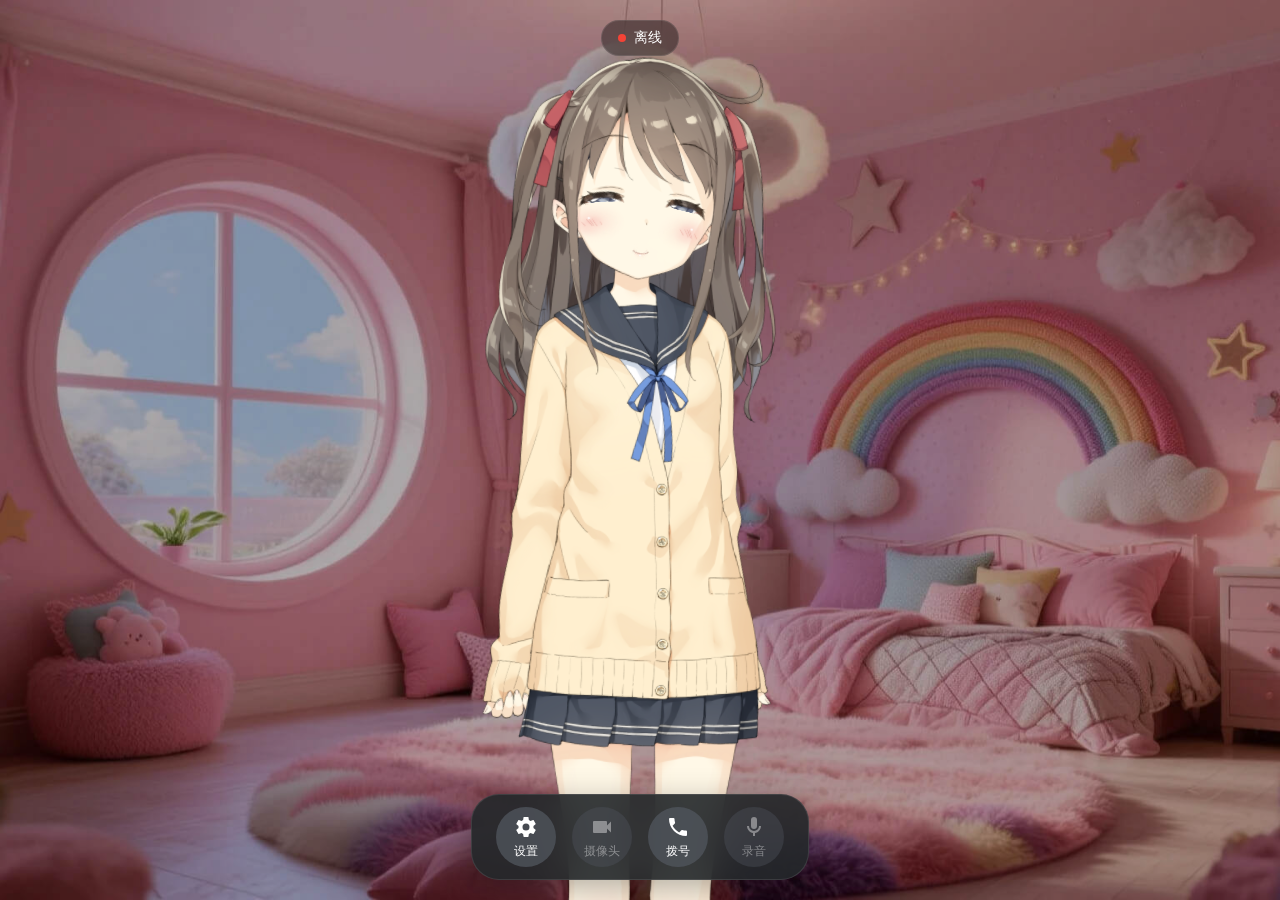
<file: server/main/digital-human/index.html>
<!DOCTYPE html>
<html lang="zh-CN">

<head>
    <meta charset="UTF-8">
    <meta name="viewport" content="width=device-width, initial-scale=1.0">
    <title>小智数字人页面</title>
    <link rel="stylesheet" href="css/index.css?v=0206">
    <script>
        // 检测是否使用file://协议打开
        if (window.location.protocol === 'file:') {
            document.addEventListener('DOMContentLoaded', function () {
                // 创建背景模糊遮罩
                const overlayDiv = document.createElement('div');
                overlayDiv.className = 'file-protocol-overlay';
                document.body.appendChild(overlayDiv);

                // 创建警告框
                const warningDiv = document.createElement('div');
                warningDiv.id = 'fileProtocolWarning';
                warningDiv.innerHTML = `
                    <h2>⚠️ 警告：请使用HTTP服务器打开此页面</h2>
                    <p>您当前使用的是本地文件方式打开页面（file://协议），这可能导致页面功能异常。</p>
                    <p>您可以使用nginx映射启动小智数字人页面，也可以请按照以下步骤启动测试运行时：</p>
                    <ol>
                        <li>打开命令行终端</li>
                        <li>命令行进入到 digital-human 目录</li>
                        <li>执行以下命令启动小智数字人页面运行时：</li>
                    </ol>
                    <pre>python start.py</pre>
                    <p>然后在浏览器中访问：<strong>http://localhost:8006/index.html</strong></p>
                `;
                document.body.appendChild(warningDiv);
            });
        }
    </script>
</head>

<body>
    <!-- 背景容器 -->
    <div class="background-container" id="backgroundContainer">
        <div class="background-overlay"></div>
    </div>

    <!-- 主容器 -->
    <div class="container">

        <!-- 摄像头显示区域（可拖动） -->
        <div class="camera-container" id="cameraContainer">
            <video id="cameraVideo" autoplay playsinline muted></video>
            <div class="camera-switch-mask" id="cameraSwitchMask">
                <div class="camera-switch-container">
                    <!-- 摄像头切换按钮 -->
                    <div class="camera-switch" id="cameraSwitch">
                        <svg class="btn-icon" viewBox="0 0 1024 1024" version="1.1" xmlns="http://www.w3.org/2000/svg" p-id="7319" width="32" height="32"><path d="M722.1 530.3c0-44.9-13.8-86.5-37.2-120.9-0.3-0.6-0.6-1.2-0.9-1.7-2.9-4.2-6.1-8.1-9.2-12-0.4-0.5-0.7-1-1.1-1.5-21.4-26.3-48.3-46.7-78.7-59.9-0.8-0.4-1.7-0.8-2.5-1.2-4.9-2-9.8-3.8-14.9-5.5-1.8-0.6-3.6-1.3-5.4-1.8-4.4-1.3-8.8-2.4-13.3-3.5-2.5-0.6-4.9-1.2-7.4-1.7-1.2-0.2-2.4-0.6-3.6-0.8-3.3-0.6-6.7-0.8-10-1.3-2.3-0.3-4.6-0.7-6.9-0.9-5.6-0.5-11.2-0.8-16.7-0.9-1 0-2-0.1-3-0.1-0.2 0-0.3 0.1-0.5 0.1-42.8 0-84.6 13.1-120.4 38.6-11.5 8.1-14.2 24.1-6.2 35.7 8 11.6 23.8 14.4 35.2 6.3 27.7-19.7 60-29.6 93.1-29.3 4.8 0 9.5 0.3 14.1 0.7 1.4 0.2 2.8 0.4 4.3 0.5 3.8 0.5 7.6 1 11.3 1.8 1.6 0.3 3.3 0.8 4.9 1.1 3.7 0.8 7.3 1.7 10.9 2.8 1.1 0.4 2.2 0.8 3.4 1.2 4.1 1.3 8.1 2.8 12 4.5 0.4 0.2 0.8 0.4 1.2 0.5 23.6 10.3 44.3 26.1 60.4 45.9 0.1 0.1 0.2 0.3 0.3 0.4 22.7 28 36.4 63.9 36.4 102.9h-42.2L697 632.9l67.5-102.6h-42.4z m-119 133c-27.9 19.8-60.5 29.7-93.9 29.3-4.4-0.1-8.8-0.3-13.1-0.7-1.8-0.2-3.5-0.5-5.3-0.7-3.4-0.5-6.8-0.9-10.1-1.6-2-0.4-4-0.9-6.1-1.4-3.3-0.8-6.5-1.5-9.7-2.5-1.5-0.5-3-1-4.6-1.5-3.7-1.2-7.3-2.5-10.8-4-0.8-0.3-1.6-0.7-2.4-1.1-4.1-1.9-8.2-3.8-12.2-6l-0.6-0.3c-13.4-7.5-25.7-16.8-36.4-27.7-0.2-0.2-0.3-0.4-0.5-0.6-3.3-3.4-6.5-6.9-9.5-10.7-0.6-0.8-1.3-1.6-1.9-2.5-21.9-27.8-35.1-63-35.1-101.2h42.2l-67.5-102.6-67.5 102.6h42.2c0 45 13.9 86.7 37.3 121.1 0.3 0.5 0.5 1 0.8 1.5 2.4 3.5 5.1 6.8 7.7 10.1 1 1.3 1.9 2.6 2.9 3.8 3.9 4.7 7.9 9.2 12.1 13.5 0.4 0.4 0.8 0.9 1.2 1.3 14.1 14.3 30.1 26.4 47.4 36 0.5 0.3 0.9 0.6 1.4 0.8 5 2.7 10.1 5.2 15.3 7.5l3.9 1.8c4.4 1.9 9 3.5 13.6 5.1 2.2 0.7 4.4 1.5 6.6 2.2 4 1.2 8.1 2.2 12.3 3.2 2.8 0.7 5.5 1.4 8.3 1.9 1.2 0.3 2.3 0.6 3.4 0.8 3.9 0.7 7.8 1.1 11.8 1.6l4.2 0.6c7 0.7 14.1 1.2 21.1 1.2 42.9 0 84.7-13.3 120.6-38.8 11.4-8.2 14.2-24.1 6.2-35.8-8-11.5-23.8-14.3-35.3-6.2z m271.3-421.6H763c-26.5 0-82.9-119.7-112.5-119.7H370.6c-29.6 0-85.9 119.7-112.4 119.7H147.5c-46.3 0-83.9 40.2-83.9 89.7v478.8c0 49.6 37.6 89.8 83.9 89.8h726.9c46.3 0 83.9-40.1 83.9-89.8V331.4c0-49.5-37.6-89.7-83.9-89.7z m28 538.6c0 33.1-25 59.8-55.9 59.8h-671c-30.9 0-55.9-26.8-55.9-59.8V361.4c0-33 25-59.8 55.9-59.8h111.2c25.8 0 82-119.7 111.6-119.7h223.2c29.5 0 85.6 119.7 111.5 119.7h113.5c30.9 0 55.9 26.8 55.9 59.8v418.9z" p-id="7320" fill="#ffffff"></path></svg>
                    </div>
                </div>
            </div>
        </div>

        <!-- 连接状态指示器 - 页面顶部中部 -->
        <div class="connection-status-top">
            <div class="status-indicator">
                <span class="status-dot status-disconnected"></span>
                <span id="connectionStatus">离线</span>
            </div>
        </div>

        <!-- 模型加载提示 -->
        <div class="model-container">
            <div class="model-loading" id="modelLoading">
                <div class="loading-char-float">
                    <div class="main-char">
                        <span>模</span><span>型</span><span>加</span><span>载</span><span>中</span><span>✨</span>
                    </div>
                    <div class="shadow-char">模型加载中✨</div>
                </div>
            </div>
        </div>

        <!-- Live2D Canvas 容器 -->
        <canvas id="live2d-stage"></canvas>

        <!-- 聊天消息流（弹幕样式） -->
        <div class="chat-container">
            <div class="chat-stream" id="chatStream">
                <!-- 聊天消息将动态插入这里 -->
            </div>
            <div class="chat-ipt" id="chatIpt">
                <input type="text" id="messageInput" autocomplete="off" placeholder="输入消息，按Enter发送">
            </div>
        </div>

        <!-- 底部控制栏 -->
        <div class="control-bar">
            <button class="control-btn" id="settingsBtn" title="设置">
                <svg class="btn-icon" viewBox="0 0 24 24" fill="currentColor">
                    <path
                        d="M12 15.5A3.5 3.5 0 0 1 8.5 12A3.5 3.5 0 0 1 12 8.5A3.5 3.5 0 0 1 15.5 12A3.5 3.5 0 0 1 12 15.5M19.43 12.97C19.47 12.65 19.5 12.33 19.5 12C19.5 11.67 19.47 11.34 19.43 11L21.54 9.37C21.73 9.22 21.78 8.95 21.66 8.73L19.66 5.27C19.54 5.05 19.27 4.96 19.05 5.05L16.56 6.05C16.04 5.66 15.5 5.32 14.87 5.07L14.5 2.42C14.46 2.18 14.25 2 14 2H10C9.75 2 9.54 2.18 9.5 2.42L9.13 5.07C8.5 5.32 7.96 5.66 7.44 6.05L4.95 5.05C4.73 4.96 4.46 5.05 4.34 5.27L2.34 8.73C2.22 8.95 2.27 9.22 2.46 9.37L4.57 11C4.53 11.34 4.5 11.67 4.5 12C4.5 12.33 4.53 12.65 4.57 12.97L2.46 14.63C2.27 14.78 2.22 15.05 2.34 15.27L4.34 18.73C4.46 18.95 4.73 19.03 4.95 18.95L7.44 17.94C7.96 18.34 8.5 18.68 9.13 18.93L9.5 21.58C9.54 21.82 9.75 22 10 22H14C14.25 22 14.46 21.82 14.5 21.58L14.87 18.93C15.5 18.68 16.04 18.34 16.56 17.94L19.05 18.95C19.27 19.03 19.54 18.95 19.66 18.73L21.66 15.27C21.78 15.05 21.73 14.78 21.54 14.63L19.43 12.97Z" />
                </svg>
                <span class="btn-text">设置</span>
            </button>

            <button class="control-btn" id="cameraBtn" title="请先连接服务器" disabled>
                <svg class="btn-icon" viewBox="0 0 24 24" fill="currentColor">
                    <path
                        d="M17,10.5V7A1,1 0 0,0 16,6H4A1,1 0 0,0 3,7V17A1,1 0 0,0 4,18H16A1,1 0 0,0 17,17V13.5L21,17.5V6.5L17,10.5Z" />
                </svg>
                <span class="btn-text">摄像头</span>
            </button>

            <button class="control-btn dial-btn" id="dialBtn" title="拨号">
                <svg class="btn-icon" viewBox="0 0 24 24" fill="currentColor">
                    <path
                        d="M6.62,10.79C8.06,13.62 10.38,15.94 13.21,17.38L15.41,15.18C15.69,14.9 16.08,14.82 16.43,14.93C17.55,15.3 18.75,15.5 20,15.5A1,1 0 0,1 21,16.5V20A1,1 0 0,1 20,21A17,17 0 0,1 3,4A1,1 0 0,1 4,3H7.5A1,1 0 0,1 8.5,4C8.5,5.25 8.7,6.45 9.07,7.57C9.18,7.92 9.1,8.31 8.82,8.59L6.62,10.79Z" />
                </svg>
                <span class="btn-text">拨号</span>
            </button>

            <button class="control-btn" id="recordBtn" title="开始录音" disabled>
                <svg class="btn-icon" viewBox="0 0 24 24" fill="currentColor">
                    <path
                        d="M12,2A3,3 0 0,1 15,5V11A3,3 0 0,1 12,14A3,3 0 0,1 9,11V5A3,3 0 0,1 12,2M19,11C19,14.53 16.39,17.44 13,17.93V21H11V17.93C7.61,17.44 5,14.53 5,11H7A5,5 0 0,0 12,16A5,5 0 0,0 17,11H19Z" />
                </svg>
                <span class="btn-text">录音</span>
            </button>
        </div>
    </div>

    <!-- 设置弹窗 -->
    <div class="modal" id="settingsModal">
        <div class="modal-content settings-modal">
            <div class="modal-header">
                <h2>设置</h2>
                <button class="close-btn" id="closeSettingsBtn">&times;</button>
            </div>
            <div class="modal-body">
                <div class="settings-tabs">
                    <button class="tab-btn active" data-tab="device">设备配置</button>
                    <button class="tab-btn" data-tab="wakeword">唤醒词</button>
                    <button class="tab-btn" data-tab="mcp">MCP工具</button>
                    <button class="tab-btn" data-tab="other">数字人皮肤</button>
                </div>

                <div class="tab-content active" id="deviceTab">
                    <!-- 设备配置面板 -->
                    <div class="config-panel">
                        <div class="control-panel">
                            <div class="config-row">
                                <div class="config-item">
                                    <label for="deviceMac">设备MAC:</label>
                                    <input type="text" id="deviceMac" placeholder="device-id">
                                </div>
                            </div>
                            <div class="config-row">
                                <div class="config-item">
                                    <label for="clientId">客户端ID:</label>
                                    <input type="text" id="clientId" value="web_test_client" placeholder="client-id">
                                </div>
                                <div class="config-item">
                                    <label for="deviceName">设备名称:</label>
                                    <input type="text" id="deviceName" value="Web测试设备" maxlength="50"
                                        placeholder="deviceName">
                                </div>
                            </div>
                            <div class="config-row">
                                <div class="config-item">
                                    <label for="emojiEnabled">情绪表情:</label>
                                    <select id="emojiEnabled" class="model-select">
                                        <option value="true">启用</option>
                                        <option value="false" selected>禁用</option>
                                    </select>
                                </div>
                            </div>
                        </div>
                    </div>

                    <!-- 连接信息面板 -->
                    <div class="connection-controls">
                        <div class="input-group">
                            <label for="otaUrl">OTA服务器地址:</label>
                            <input type="text" id="otaUrl" value="http://127.0.0.1:8002/xiaozhi/ota/"
                                placeholder="OTA服务器地址，如：http://127.0.0.1:8002/xiaozhi/ota/" />
                        </div>
                        <div class="input-group">
                            <label for="serverUrl">WebSocket服务器地址:</label>
                            <input type="text" id="serverUrl" value="" readonly disabled
                                placeholder="填写OTA地址后，点击拨号按钮自动连接" />
                        </div>
                        <div class="input-group">
                            <label for="visionUrl">视觉分析地址:</label>
                            <input type="text" id="visionUrl" value="" readonly disabled placeholder="成功建立ws连接后自动获取" />
                        </div>
                    </div>
                </div>

                <div class="tab-content" id="wakewordTab">
                    <div class="config-panel">
                        <div class="control-panel">
                            <div class="config-row">
                                <div class="config-item">
                                    <label for="wakewordEnabled">启用本地唤醒词:</label>
                                    <select id="wakewordEnabled" class="model-select">
                                        <option value="true">启用</option>
                                        <option value="false">禁用</option>
                                    </select>
                                </div>
                            </div>
                            <div class="config-row">
                                <div class="config-item">
                                    <label for="wakewordWsUrl">唤醒词服务地址:</label>
                                    <input type="text" id="wakewordWsUrl" placeholder="ws://127.0.0.1:8006/wakeword-ws">
                                </div>
                            </div>
                            <div class="config-row">
                                <div class="config-item">
                                    <label for="wakewordList">唤醒词配置 (一行一个):</label>
                                    <textarea id="wakewordList" placeholder="例如：&#10;小智小智&#10;你好小智"></textarea>
                                </div>
                            </div>
                            <div class="modal-actions">
                                <button type="button" class="btn-primary" id="applyWakewordBtn">应用唤醒词</button>
                            </div>
                        </div>
                    </div>
                </div>

                <div class="tab-content" id="mcpTab">
                    <!-- MCP 工具管理区域 -->
                    <div class="mcp-tools-container">
                        <div class="mcp-tools-header">
                            <h3>MCP 工具管理</h3>
                        </div>
                        <div class="mcp-tools-panel" id="mcpToolsPanel">
                            <div class="mcp-tools-list" id="mcpToolsContainer">
                                <!-- 工具列表将动态插入这里 -->
                            </div>
                            <div class="mcp-actions">
                                <button class="btn-primary" id="addMcpToolBtn">
                                    ➕ 添加新工具
                                </button>
                            </div>
                        </div>
                    </div>
                </div>

                <div class="tab-content" id="otherTab">
                    <div class="other-settings-panel">
                        <div class="control-panel">
                            <div class="config-row">
                                <div class="config-item">
                                    <label>选择模型:</label>
                                    <select id="live2dModelSelect" class="model-select">
                                        <option value="hiyori_pro_zh">hiyori (春日)</option>
                                        <option value="natori_pro_zh">natori (名取)</option>
                                    </select>
                                </div>
                            </div>
                            <div class="config-row">
                                <div class="config-item">
                                    <label></label>
                                    <button class="background-btn" id="backgroundBtn" title="切换背景">
                                        <svg class="btn-icon" viewBox="0 0 24 24" fill="currentColor">
                                            <path
                                                d="M12,18A6,6 0 0,1 6,12C6,11 6.25,10.03 6.7,9.2L5.24,7.74C4.46,8.97 4,10.43 4,12A8,8 0 0,0 12,20V23L16,19L12,15V18M12,4V1L8,5L12,9V6A6,6 0 0,1 18,12C18,13 17.75,13.97 17.3,14.8L18.76,16.26C19.54,15.03 20,13.57 20,12A8,8 0 0,0 12,4Z" />
                                        </svg>
                                        <span class="btn-text">切换背景</span>
                                    </button>
                                </div>
                            </div>
                        </div>
                    </div>
                </div>
            </div>
        </div>
    </div>

    <!-- MCP 工具编辑模态框 -->
    <div id="mcpToolModal" class="modal">
        <div class="modal-content">
            <div class="modal-header">
                <h2 id="mcpModalTitle">添加工具</h2>
                <button class="close-btn" id="closeMcpModalBtn">&times;</button>
            </div>
            <div class="modal-body">
                <div id="mcpErrorContainer"></div>
                <form id="mcpToolForm">
                    <div class="input-group">
                        <label for="mcpToolName">工具名称 *</label>
                        <input type="text" id="mcpToolName" placeholder="例如: self.get_device_status" required>
                    </div>
                    <div class="input-group">
                        <label for="mcpToolDescription">工具描述 *</label>
                        <textarea id="mcpToolDescription" placeholder="详细描述工具的功能和使用场景..." required></textarea>
                    </div>
                    <div class="input-group">
                        <div class="input-group-header">
                            <label>输入参数</label>
                            <button type="button" class="properties-btn-primary" id="addMcpPropertyBtn">
                                ➕ 添加参数
                            </button>
                        </div>
                        <div class="properties-container">
                            <div class="mcp-empty-state" id="mcpEmptyState">
                                暂无参数，点击上方按钮添加参数
                            </div>
                            <div class="mcp-properties-list" id="mcpPropertiesContainer">
                            </div>
                        </div>
                    </div>
                    <div class="input-group">
                        <label for="mcpMockResponse">
                            模拟返回结果 (JSON 格式，可选)
                            <span style="font-size: 12px; color: #999; font-weight: normal;">- 留空则返回默认成功消息</span>
                        </label>
                        <textarea id="mcpMockResponse" placeholder='{"success": true, "data": "执行成功"}'></textarea>
                    </div>
                    <div class="modal-actions">
                        <button type="button" class="btn-secondary" id="cancelMcpBtn">取消</button>
                        <button type="submit" class="btn-primary">保存</button>
                    </div>
                </form>
            </div>
        </div>
    </div>

    <!-- 参数编辑模态框 -->
    <div id="mcpPropertyModal" class="modal">
        <div class="modal-content property-modal">
            <div class="modal-header">
                <h2 id="mcpPropertyModalTitle">编辑参数</h2>
                <button class="close-btn" id="closeMcpPropertyModalBtn">&times;</button>
            </div>
            <div class="modal-body">
                <form id="mcpPropertyForm">
                    <input type="hidden" id="mcpPropertyIndex" value="-1">
                    <div class="input-group">
                        <label for="mcpPropertyName">参数名称 *</label>
                        <input type="text" id="mcpPropertyName" placeholder="例如: param_1" required>
                    </div>
                    <div class="input-group">
                        <label for="mcpPropertyType">数据类型 *</label>
                        <select id="mcpPropertyType" class="model-select" required>
                            <option value="string">字符串</option>
                            <option value="integer">整数</option>
                            <option value="number">数字</option>
                            <option value="boolean">布尔值</option>
                            <option value="array">数组</option>
                            <option value="object">对象</option>
                        </select>
                    </div>
                    <div class="input-group" id="mcpPropertyRangeGroup" style="display: none;">
                        <div class="config-row">
                            <div class="config-item">
                                <label for="mcpPropertyMinimum">最小值</label>
                                <input type="number" id="mcpPropertyMinimum" placeholder="可选">
                            </div>
                            <div class="config-item">
                                <label for="mcpPropertyMaximum">最大值</label>
                                <input type="number" id="mcpPropertyMaximum" placeholder="可选">
                            </div>
                        </div>
                    </div>
                    <div class="input-group">
                        <label for="mcpPropertyDescription">参数描述</label>
                        <input type="text" id="mcpPropertyDescription" placeholder="可选">
                    </div>
                    <div class="input-group">
                        <label class="mcp-checkbox-label">
                            <input type="checkbox" id="mcpPropertyRequired">
                            必填参数
                        </label>
                    </div>
                    <div class="modal-actions">
                        <button type="button" class="btn-secondary" id="cancelMcpPropertyBtn">取消</button>
                        <button type="submit" class="btn-primary">保存</button>
                    </div>
                </form>
            </div>
        </div>
    </div>

    <!-- 背景加载 -->
    <script src="js/ui/background-load.js?v=0205"></script>

    <!-- PIXI.js 2D渲染引擎 -->
    <script src="js/live2d/pixi.js?v=0205"></script>

    <!-- Live2D Cubism 4.0 SDK -->
    <script src="js/live2d/live2dcubismcore.min.js?v=0205"></script>
    <script src="js/live2d/cubism4.min.js?v=0205"></script>

    <!-- Live2D 管理器 -->
    <script src="js/live2d/live2d.js?v=0205"></script>

    <!-- Opus解码库 -->
    <script src="js/utils/libopus.js?v=0205"></script>

    <!-- 主应用入口 -->
    <script type="module" src="js/app.js?v=0205"></script>

    <!-- 全局错误处理 -->
    <script>
        // 添加全局错误处理
        window.addEventListener('error', function (event) {
            console.error('全局错误:', event.error);
        });

        // 添加未处理的Promise拒绝处理
        window.addEventListener('unhandledrejection', function (event) {
            console.error('未处理的Promise拒绝:', event.reason);
        });
    </script>
</body>

</html>
</file>
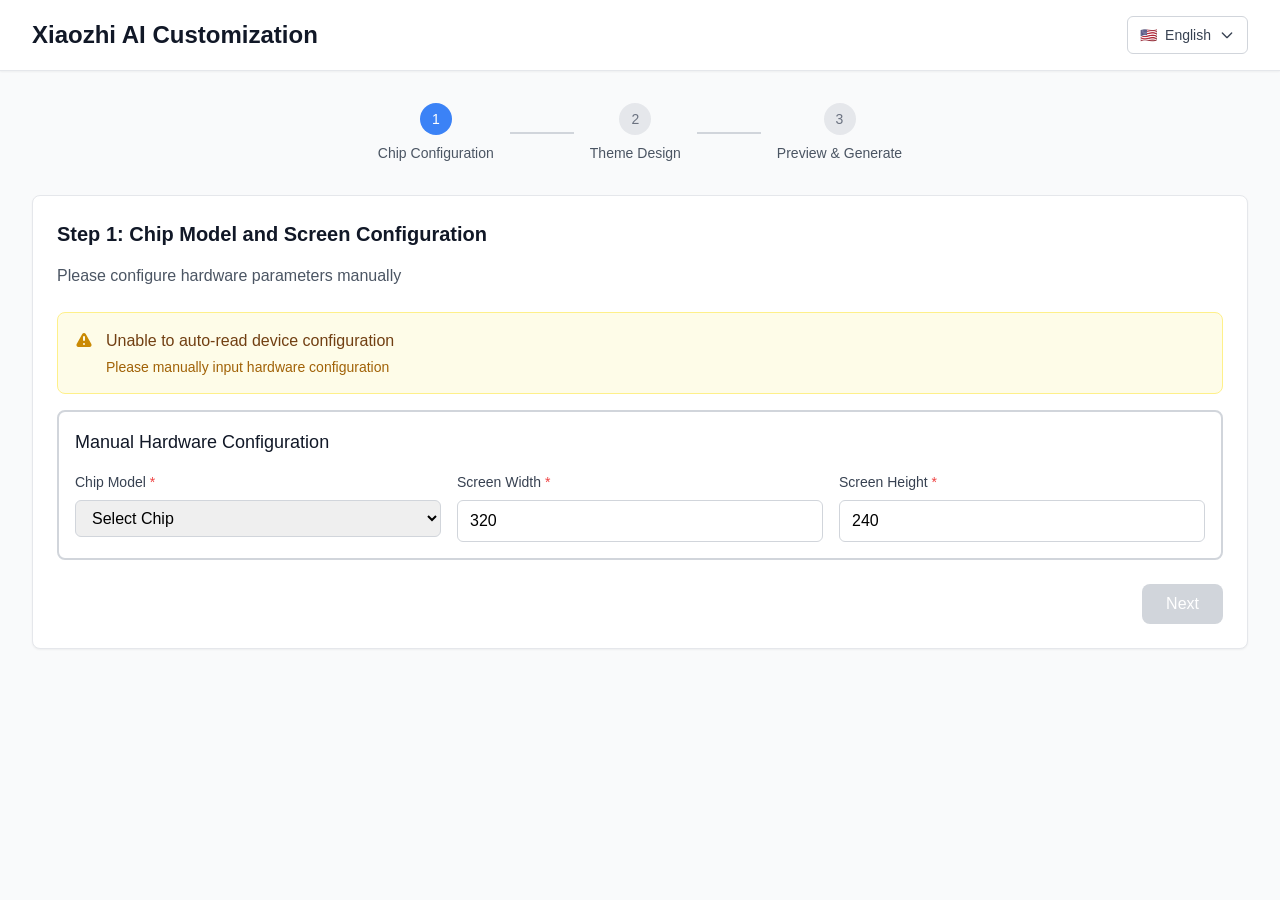
<file: server/main/manager-web/public/generator/index.html>
<!DOCTYPE html>
<html lang="zh-CN">
  <head>
    <meta charset="UTF-8" />
    <meta name="viewport" content="width=device-width, initial-scale=1.0" />
    <link rel="icon" href="./favicon.ico">
    <title>Xiaozhi AI Customization</title>
    <script type="module" crossorigin src="./assets/index-Guo1hQ-y.js"></script>
    <link rel="stylesheet" crossorigin href="./assets/index-B3ns2K1c.css">
  </head>
  <body>
    <div id="app"></div>
  </body>
</html>
</file>
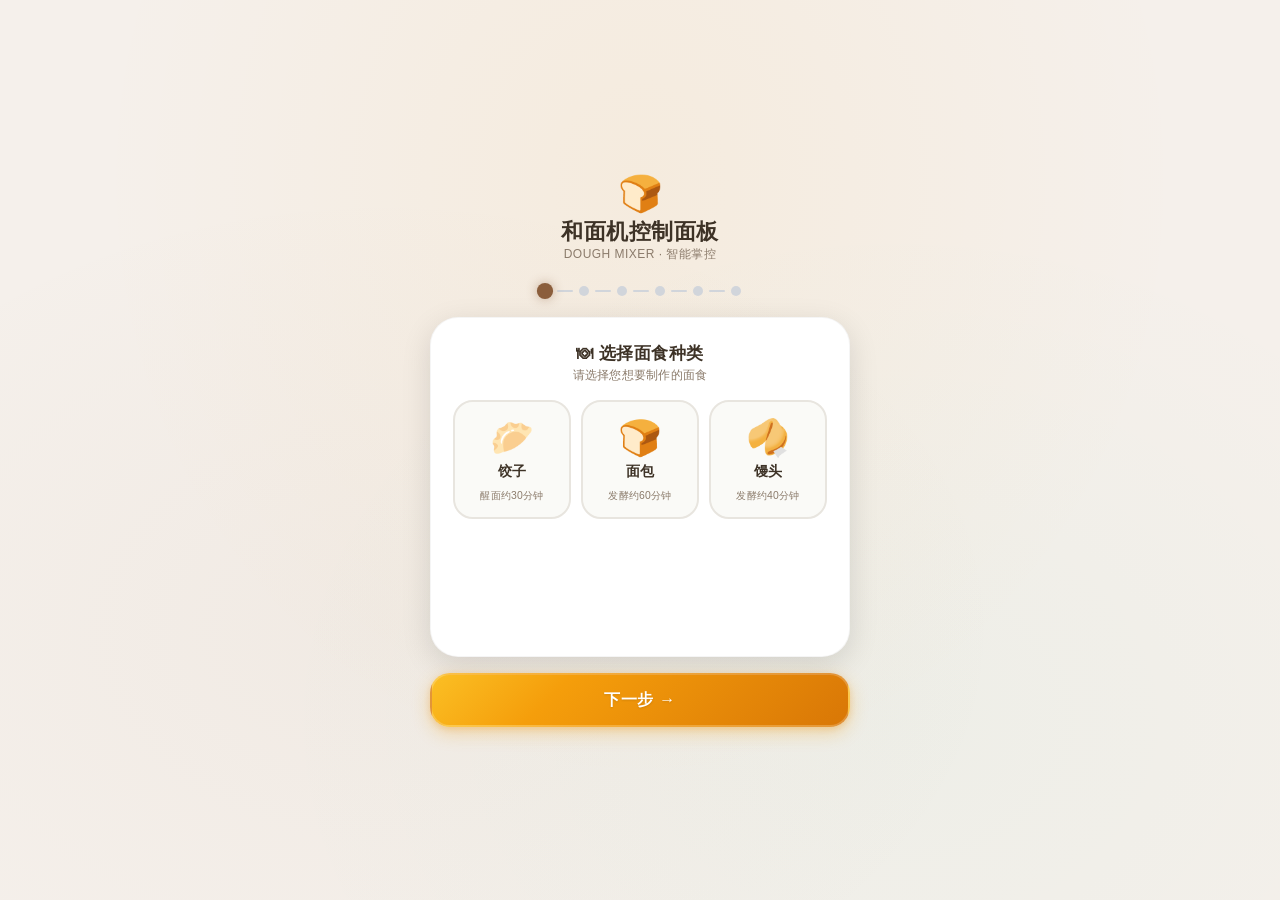
<file: components/HTTP/http.html>
<!DOCTYPE html>
<html lang="zh-CN">
<head>
    <meta charset="UTF-8">
    <meta name="viewport" content="width=device-width, initial-scale=1.0, user-scalable=no, viewport-fit=cover">
    <meta name="apple-mobile-web-app-capable" content="yes">
    <meta name="apple-mobile-web-app-status-bar-style" content="default">
    <meta name="theme-color" content="#f5f0eb">
    <title>和面机控制面板</title>
    <style>
        :root {
            --bg: #f5f0eb;
            --card-bg: #ffffff;
            --text-primary: #3d3226;
            --text-secondary: #8b7b6b;
            --text-muted: #b0a89b;
            --idle-color: #9ca3af;
            --kneading-color: #f59e0b;
            --kneading-glow: #fbbf24;
            --fermenting-color: #10b981;
            --fermenting-glow: #6ee7b7;
            --danger-color: #ef4444;
            --danger-dark: #b91c1c;
            --danger-glow: #fca5a5;
            --start-color: #f59e0b;
            --start-dark: #d97706;
            --start-glow: #fcd34d;
            --accent-brown: #8b5e3c;
            --accent-warm: #e8d5c4;
            --ring-bg: #e5e7eb;
            --shadow-sm: 0 1px 2px rgba(0, 0, 0, 0.05);
            --shadow-md: 0 4px 12px rgba(0, 0, 0, 0.08);
            --shadow-lg: 0 8px 30px rgba(0, 0, 0, 0.12);
            --shadow-xl: 0 20px 50px rgba(0, 0, 0, 0.18);
            --radius-xl: 28px;
            --radius-lg: 20px;
            --radius-md: 14px;
            --radius-sm: 10px;
            --transition-smooth: 0.4s cubic-bezier(0.4, 0, 0.2, 1);
            --transition-bounce: 0.5s cubic-bezier(0.34, 1.56, 0.64, 1);
            --transition-page: 0.35s cubic-bezier(0.4, 0, 0.2, 1);
        }

        * {
            margin: 0;
            padding: 0;
            box-sizing: border-box;
        }

        body {
            font-family: -apple-system, BlinkMacSystemFont, 'Segoe UI', 'PingFang SC', 'Hiragino Sans GB', 'Microsoft YaHei', sans-serif;
            background: var(--bg);
            background-image:
                radial-gradient(ellipse at 50% 20%, rgba(245, 158, 11, 0.06) 0%, transparent 60%),
                radial-gradient(ellipse at 30% 70%, rgba(139, 92, 46, 0.04) 0%, transparent 50%),
                radial-gradient(ellipse at 70% 80%, rgba(16, 185, 129, 0.03) 0%, transparent 50%);
            min-height: 100vh;
            min-height: 100dvh;
            display: flex;
            align-items: center;
            justify-content: center;
            padding: 16px;
            -webkit-tap-highlight-color: transparent;
            -webkit-user-select: none;
            user-select: none;
            -webkit-font-smoothing: antialiased;
            overflow-x: hidden;
        }

        .main-container {
            width: 100%;
            max-width: 420px;
            display: flex;
            flex-direction: column;
            align-items: center;
            gap: 16px;
        }

        .header {
            text-align: center;
            margin-bottom: 2px;
            transition: all var(--transition-page);
        }
        .header .icon-row {
            font-size: 36px;
            margin-bottom: 2px;
            animation: float 3s ease-in-out infinite;
            display: inline-block;
        }
        .header h1 {
            font-size: 1.35rem;
            font-weight: 700;
            color: var(--text-primary);
            letter-spacing: 0.02em;
        }
        .header .subtitle {
            font-size: 0.75rem;
            color: var(--text-secondary);
            font-weight: 400;
            letter-spacing: 0.04em;
            text-transform: uppercase;
        }

        @keyframes float {
            0%,
            100% {
                transform: translateY(0);
            }
            50% {
                transform: translateY(-8px);
            }
        }

        .page-indicator-row {
            display: flex;
            align-items: center;
            gap: 6px;
            justify-content: center;
            padding: 4px 0;
            flex-wrap: wrap;
        }
        .page-dot {
            width: 10px;
            height: 10px;
            border-radius: 50%;
            background: #d1d5db;
            transition: all var(--transition-smooth);
            flex-shrink: 0;
            cursor: default;
        }
        .page-dot.active {
            background: var(--accent-brown);
            box-shadow: 0 0 8px rgba(139, 94, 60, 0.45);
            transform: scale(1.35);
            width: 12px;
            height: 12px;
        }
        .page-dot.done {
            background: #c5b8a8;
            box-shadow: none;
        }
        .page-dot.current {
            animation: dotGlow 1.6s ease-in-out infinite;
        }
        @keyframes dotGlow {
            0%,
            100% {
                box-shadow: 0 0 6px rgba(139, 94, 60, 0.4);
            }
            50% {
                box-shadow: 0 0 16px rgba(139, 94, 60, 0.7);
            }
        }
        .page-line {
            width: 16px;
            height: 2px;
            border-radius: 1px;
            background: #d1d5db;
            flex-shrink: 0;
            transition: all var(--transition-smooth);
        }
        .page-line.done {
            background: #c5b8a8;
        }

        .card {
            background: var(--card-bg);
            border-radius: var(--radius-xl);
            padding: 20px 18px 24px;
            width: 100%;
            box-shadow: var(--shadow-lg);
            display: flex;
            flex-direction: column;
            align-items: center;
            gap: 18px;
            position: relative;
            overflow: hidden;
            border: 1px solid rgba(0, 0, 0, 0.04);
            transition: all var(--transition-page);
            min-height: 340px;
        }
        .card.state-kneading {
            border-color: rgba(245, 158, 11, 0.2);
            box-shadow: var(--shadow-xl), 0 0 0 1px rgba(245, 158, 11, 0.08), 0 0 60px rgba(245, 158, 11, 0.08);
        }
        .card.state-fermenting {
            border-color: rgba(16, 185, 129, 0.2);
            box-shadow: var(--shadow-xl), 0 0 0 1px rgba(16, 185, 129, 0.08), 0 0 60px rgba(16, 185, 129, 0.06);
        }
        .card.state-idle-monitor {
            border-color: rgba(0, 0, 0, 0.04);
            box-shadow: var(--shadow-lg);
        }

        .page-content {
            display: none;
            flex-direction: column;
            align-items: center;
            gap: 16px;
            width: 100%;
            opacity: 0;
            transform: translateY(12px);
            transition: opacity var(--transition-page), transform var(--transition-page);
        }
        .page-content.active {
            display: flex;
            opacity: 1;
            transform: translateY(0);
        }
        .page-content.exit-left {
            opacity: 0;
            transform: translateX(-30px);
            transition: opacity 0.25s ease, transform 0.25s ease;
        }
        .page-content.exit-right {
            opacity: 0;
            transform: translateX(30px);
            transition: opacity 0.25s ease, transform 0.25s ease;
        }

        .page-title {
            font-size: 1.05rem;
            font-weight: 700;
            color: var(--text-primary);
            letter-spacing: 0.03em;
            text-align: center;
            margin-bottom: -6px;
        }
        .page-desc {
            font-size: 0.78rem;
            color: var(--text-secondary);
            text-align: center;
            margin-top: -8px;
            letter-spacing: 0.02em;
        }

        .options-grid {
            display: grid;
            grid-template-columns: 1fr 1fr 1fr;
            gap: 10px;
            width: 100%;
        }
        .options-grid.col2 {
            grid-template-columns: 1fr 1fr;
        }
        .option-card {
            background: #fafaf7;
            border: 2px solid #e8e5df;
            border-radius: var(--radius-lg);
            padding: 18px 10px 14px;
            display: flex;
            flex-direction: column;
            align-items: center;
            gap: 8px;
            cursor: pointer;
            transition: all var(--transition-bounce);
            text-align: center;
            position: relative;
            -webkit-tap-highlight-color: transparent;
        }
        .option-card:active {
            transform: scale(0.94);
            transition: transform 0.1s ease;
        }
        .option-card.selected {
            border-color: var(--accent-brown);
            background: #fdf8f3;
            box-shadow: 0 0 0 4px rgba(139, 94, 60, 0.08), 0 4px 16px rgba(139, 94, 60, 0.12);
            transform: translateY(-2px);
        }
        .option-card.selected::after {
            content: '✓';
            position: absolute;
            top: 8px;
            right: 12px;
            font-size: 0.75rem;
            font-weight: 700;
            color: #fff;
            background: var(--accent-brown);
            width: 22px;
            height: 22px;
            border-radius: 50%;
            display: flex;
            align-items: center;
            justify-content: center;
            line-height: 1;
        }
        .option-icon {
            font-size: 2.2rem;
            line-height: 1;
            transition: transform var(--transition-bounce);
        }
        .option-card.selected .option-icon {
            transform: scale(1.1);
        }
        .option-label {
            font-size: 0.85rem;
            font-weight: 700;
            color: var(--text-primary);
            letter-spacing: 0.03em;
        }
        .option-sub {
            font-size: 0.65rem;
            color: var(--text-secondary);
            letter-spacing: 0.02em;
        }

        .time-options {
            display: flex;
            flex-wrap: wrap;
            gap: 10px;
            width: 100%;
            justify-content: center;
        }
        .time-btn {
            flex: 1;
            min-width: 70px;
            padding: 14px 12px;
            border-radius: var(--radius-md);
            border: 2px solid #e8e5df;
            background: #fafaf7;
            font-size: 0.85rem;
            font-weight: 600;
            cursor: pointer;
            transition: all var(--transition-bounce);
            text-align: center;
            color: var(--text-primary);
            letter-spacing: 0.03em;
            -webkit-tap-highlight-color: transparent;
            white-space: nowrap;
        }
        .time-btn:active {
            transform: scale(0.94);
            transition: transform 0.1s ease;
        }
        .time-btn.selected {
            border-color: var(--accent-brown);
            background: #fdf8f3;
            box-shadow: 0 0 0 3px rgba(139, 94, 60, 0.06), 0 3px 12px rgba(139, 94, 60, 0.1);
            font-weight: 700;
        }
        .time-btn .time-icon {
            display: block;
            font-size: 1.3rem;
            margin-bottom: 3px;
        }
        .time-btn .time-label {
            font-size: 0.7rem;
            color: var(--text-secondary);
            font-weight: 400;
        }
        .custom-time-input {
            width: 100%;
            padding: 12px 14px;
            border-radius: var(--radius-md);
            border: 2px solid #e8e5df;
            background: #fafaf7;
            font-size: 0.9rem;
            font-weight: 500;
            text-align: center;
            color: var(--text-primary);
            letter-spacing: 0.03em;
            transition: all var(--transition-smooth);
            -webkit-appearance: none;
            appearance: none;
            cursor: pointer;
            font-family: inherit;
        }
        .custom-time-input:focus {
            outline: none;
            border-color: var(--accent-brown);
            box-shadow: 0 0 0 3px rgba(139, 94, 60, 0.06);
        }

        .weight-options {
            display: flex;
            flex-wrap: wrap;
            gap: 10px;
            width: 100%;
            justify-content: center;
        }
        .weight-btn {
            padding: 13px 18px;
            border-radius: var(--radius-md);
            border: 2px solid #e8e5df;
            background: #fafaf7;
            font-size: 0.9rem;
            font-weight: 600;
            cursor: pointer;
            transition: all var(--transition-bounce);
            text-align: center;
            color: var(--text-primary);
            letter-spacing: 0.03em;
            -webkit-tap-highlight-color: transparent;
            min-width: 70px;
        }
        .weight-btn:active {
            transform: scale(0.94);
            transition: transform 0.1s ease;
        }
        .weight-btn.selected {
            border-color: var(--accent-brown);
            background: #fdf8f3;
            box-shadow: 0 0 0 3px rgba(139, 94, 60, 0.06), 0 3px 12px rgba(139, 94, 60, 0.1);
            font-weight: 700;
        }
        .custom-weight-wrapper {
            display: flex;
            align-items: center;
            gap: 8px;
            width: 100%;
            justify-content: center;
            margin-top: 2px;
        }
        .custom-weight-input {
            width: 100px;
            padding: 10px 12px;
            border-radius: var(--radius-md);
            border: 2px solid #e8e5df;
            background: #fafaf7;
            font-size: 0.9rem;
            font-weight: 600;
            text-align: center;
            color: var(--text-primary);
            letter-spacing: 0.03em;
            transition: all var(--transition-smooth);
            font-family: inherit;
            -webkit-appearance: none;
            appearance: none;
        }
        .custom-weight-input:focus {
            outline: none;
            border-color: var(--accent-brown);
            box-shadow: 0 0 0 3px rgba(139, 94, 60, 0.06);
        }
        .weight-unit {
            font-size: 0.85rem;
            font-weight: 600;
            color: var(--text-secondary);
        }

        .texture-options {
            display: flex;
            gap: 12px;
            width: 100%;
            flex-wrap: wrap;
            justify-content: center;
        }
        .texture-card {
            flex: 1;
            min-width: 80px;
            max-width: 110px;
            padding: 16px 8px 12px;
            border-radius: var(--radius-lg);
            border: 2px solid #e8e5df;
            background: #fafaf7;
            cursor: pointer;
            transition: all var(--transition-bounce);
            text-align: center;
            display: flex;
            flex-direction: column;
            align-items: center;
            gap: 6px;
            -webkit-tap-highlight-color: transparent;
        }
        .texture-card:active {
            transform: scale(0.93);
            transition: transform 0.1s ease;
        }
        .texture-card.selected {
            border-color: var(--accent-brown);
            background: #fdf8f3;
            box-shadow: 0 0 0 4px rgba(139, 94, 60, 0.06), 0 4px 16px rgba(139, 94, 60, 0.1);
        }
        .texture-card .texture-icon {
            font-size: 2rem;
        }
        .texture-card .texture-label {
            font-weight: 700;
            font-size: 0.85rem;
            color: var(--text-primary);
            letter-spacing: 0.03em;
        }
        .texture-card .texture-desc {
            font-size: 0.62rem;
            color: var(--text-secondary);
        }

        .summary-list {
            width: 100%;
            display: flex;
            flex-direction: column;
            gap: 8px;
            background: #fafaf7;
            border-radius: var(--radius-lg);
            padding: 16px;
            border: 1px solid #e8e5df;
        }
        .summary-item {
            display: flex;
            justify-content: space-between;
            align-items: center;
            padding: 8px 0;
            border-bottom: 1px solid #f0ece6;
        }
        .summary-item:last-child {
            border-bottom: none;
        }
        .summary-key {
            font-size: 0.8rem;
            color: var(--text-secondary);
            font-weight: 500;
            letter-spacing: 0.02em;
        }
        .summary-val {
            font-size: 0.85rem;
            font-weight: 700;
            color: var(--text-primary);
            letter-spacing: 0.03em;
            text-align: right;
        }
        .summary-highlight {
            color: var(--accent-brown);
            font-weight: 800;
        }

        .steps-row {
            display: flex;
            align-items: center;
            gap: 0;
            width: 100%;
            max-width: 260px;
            justify-content: center;
            padding: 0 8px;
        }
        .step-dot {
            width: 14px;
            height: 14px;
            border-radius: 50%;
            background: #e5e7eb;
            transition: all var(--transition-smooth);
            position: relative;
            z-index: 2;
            flex-shrink: 0;
            box-shadow: inset 0 1px 2px rgba(0, 0, 0, 0.1);
        }
        .step-dot.active-kneading {
            background: var(--kneading-color);
            box-shadow: 0 0 12px var(--kneading-glow), 0 0 24px rgba(245, 158, 11, 0.35);
            animation: dotPulse 1.2s ease-in-out infinite;
            transform: scale(1.2);
        }
        .step-dot.active-fermenting {
            background: var(--fermenting-color);
            box-shadow: 0 0 12px var(--fermenting-glow), 0 0 24px rgba(16, 185, 129, 0.35);
            animation: dotPulse 2s ease-in-out infinite;
            transform: scale(1.2);
        }
        .step-dot.done {
            background: #d1d5db;
            box-shadow: none;
            transform: scale(0.9);
        }
        @keyframes dotPulse {
            0%,
            100% {
                box-shadow: 0 0 8px currentColor, 0 0 16px currentColor;
            }
            50% {
                box-shadow: 0 0 20px currentColor, 0 0 36px currentColor;
            }
        }
        .step-line {
            width: 28px;
            height: 3px;
            border-radius: 2px;
            background: #e5e7eb;
            flex-shrink: 0;
            transition: all var(--transition-smooth);
            z-index: 1;
        }
        .step-line.active-line {
            background: var(--kneading-color);
            box-shadow: 0 0 6px rgba(245, 158, 11, 0.4);
        }
        .step-line.fermenting-line {
            background: var(--fermenting-color);
            box-shadow: 0 0 6px rgba(16, 185, 129, 0.4);
        }
        .step-label-row {
            display: flex;
            justify-content: space-between;
            width: 100%;
            max-width: 260px;
            padding: 0 2px;
            margin-top: -12px;
        }
        .step-label-sm {
            font-size: 0.6rem;
            color: #c5c0b8;
            font-weight: 500;
            letter-spacing: 0.03em;
            transition: color var(--transition-smooth);
            text-align: center;
            width: 36px;
            flex-shrink: 0;
        }
        .step-label-sm.label-active {
            color: var(--text-primary);
            font-weight: 700;
        }
        .step-label-sm.label-fermenting-active {
            color: #065f46;
            font-weight: 700;
        }

        .indicator-wrapper {
            position: relative;
            width: clamp(150px, 40vw, 190px);
            height: clamp(150px, 40vw, 190px);
            flex-shrink: 0;
        }
        .indicator-svg {
            width: 100%;
            height: 100%;
            transform: rotate(-90deg);
        }
        .ring-bg {
            fill: none;
            stroke: #e9e5e0;
            stroke-width: 9;
            transition: stroke var(--transition-smooth);
        }
        .ring-progress {
            fill: none;
            stroke: var(--idle-color);
            stroke-width: 9;
            stroke-linecap: round;
            stroke-dasharray: 565;
            stroke-dashoffset: 0;
            transition: stroke var(--transition-smooth), stroke-dashoffset 0.6s ease;
            transform-origin: center;
        }
        .ring-progress.spinning {
            animation: ringSpin 1.5s linear infinite;
        }
        .ring-progress.pulsing {
            animation: ringPulse 2.5s ease-in-out infinite;
        }
        @keyframes ringSpin {
            from {
                transform: rotate(0deg);
            }
            to {
                transform: rotate(360deg);
            }
        }
        @keyframes ringPulse {
            0%,
            100% {
                stroke-width: 9;
                opacity: 0.7;
            }
            50% {
                stroke-width: 13;
                opacity: 1;
            }
        }
        .indicator-inner {
            position: absolute;
            top: 50%;
            left: 50%;
            transform: translate(-50%, -50%);
            display: flex;
            flex-direction: column;
            align-items: center;
            gap: 3px;
            pointer-events: none;
            z-index: 5;
        }
        .indicator-icon {
            font-size: 2rem;
            transition: all var(--transition-bounce);
            line-height: 1;
        }
        .indicator-state-text {
            font-size: 0.78rem;
            font-weight: 700;
            color: var(--text-primary);
            letter-spacing: 0.04em;
            transition: color var(--transition-smooth);
        }
        .indicator-timer {
            font-size: 1.4rem;
            font-weight: 800;
            color: var(--text-primary);
            font-variant-numeric: tabular-nums;
            font-family: 'SF Mono', 'Menlo', 'Consolas', 'Courier New', monospace;
            letter-spacing: 0.02em;
            transition: color var(--transition-smooth);
            min-width: 60px;
            text-align: center;
        }
        .indicator-timer.idle-timer {
            color: #c5c0b8;
            font-size: 0.9rem;
            font-weight: 500;
            letter-spacing: 0.06em;
        }

        .status-badge {
            display: inline-flex;
            align-items: center;
            gap: 6px;
            padding: 5px 14px;
            border-radius: 20px;
            font-size: 0.75rem;
            font-weight: 600;
            letter-spacing: 0.03em;
            transition: all var(--transition-smooth);
        }
        .status-badge.idle-badge {
            background: #f3f4f6;
            color: #6b7280;
        }
        .status-badge.kneading-badge {
            background: #fffbeb;
            color: #b45309;
            animation: badgeGlow 1.2s ease-in-out infinite;
        }
        .status-badge.fermenting-badge {
            background: #ecfdf5;
            color: #065f46;
            animation: badgeGlow 2s ease-in-out infinite;
        }
        @keyframes badgeGlow {
            0%,
            100% {
                box-shadow: 0 0 0 0 rgba(245, 158, 11, 0.3);
            }
            50% {
                box-shadow: 0 0 0 8px rgba(245, 158, 11, 0);
            }
        }

        .buttons-row {
            display: flex;
            gap: 10px;
            width: 100%;
        }
        .btn {
            flex: 1;
            height: 50px;
            border: none;
            border-radius: var(--radius-lg);
            font-size: 0.95rem;
            font-weight: 700;
            letter-spacing: 0.04em;
            cursor: pointer;
            transition: all var(--transition-smooth);
            position: relative;
            overflow: hidden;
            -webkit-tap-highlight-color: transparent;
            outline: none;
            display: flex;
            align-items: center;
            justify-content: center;
            gap: 8px;
            text-shadow: 0 1px 2px rgba(0, 0, 0, 0.12);
        }
        .btn:active {
            transform: scale(0.95);
            transition: transform 0.1s ease;
        }
        .btn-primary {
            background: linear-gradient(135deg, #fbbf24 0%, #f59e0b 30%, #d97706 100%);
            box-shadow: 0 6px 18px rgba(245, 158, 11, 0.3), 0 2px 6px rgba(217, 119, 6, 0.2);
            border: 2px solid rgba(255, 255, 255, 0.2);
            color: #fff;
        }
        .btn-primary:active {
            box-shadow: 0 3px 10px rgba(245, 158, 11, 0.4);
            background: linear-gradient(135deg, #f59e0b 0%, #d97706 50%, #b45309 100%);
        }
        .btn-primary:disabled {
            background: linear-gradient(135deg, #e5e7eb 0%, #d1d5db 100%);
            box-shadow: 0 2px 8px rgba(0, 0, 0, 0.05);
            color: #9ca3af;
            text-shadow: none;
            cursor: not-allowed;
            border: 2px solid rgba(0, 0, 0, 0.03);
        }
        .btn-primary:disabled:active {
            transform: none;
        }
        .btn-secondary {
            background: #fff;
            border: 2px solid #e8e5df;
            color: var(--text-primary);
            text-shadow: none;
            box-shadow: var(--shadow-sm);
        }
        .btn-secondary:active {
            background: #f5f2ed;
            box-shadow: inset 0 2px 4px rgba(0, 0, 0, 0.06);
        }
        .btn-stop {
            background: linear-gradient(135deg, #f87171 0%, #ef4444 20%, #dc2626 60%, #b91c1c 100%);
            box-shadow: 0 8px 28px rgba(239, 68, 68, 0.4), 0 3px 8px rgba(185, 28, 28, 0.3), 0 0 0 4px rgba(239, 68, 68, 0.08);
            border: 2px solid rgba(255, 255, 255, 0.25);
            color: #fff;
            height: 58px;
            font-size: 1rem;
            letter-spacing: 0.06em;
            animation: stopPulse 2.5s ease-in-out infinite;
            border-radius: var(--radius-lg);
            width: 100%;
            flex: none;
        }
        @keyframes stopPulse {
            0%,
            100% {
                box-shadow: 0 8px 28px rgba(239, 68, 68, 0.4), 0 3px 8px rgba(185, 28, 28, 0.3), 0 0 0 4px rgba(239, 68, 68, 0.08);
            }
            50% {
                box-shadow: 0 8px 32px rgba(239, 68, 68, 0.55), 0 3px 10px rgba(185, 28, 28, 0.4), 0 0 0 12px rgba(239, 68, 68, 0);
            }
        }
        .btn-stop:active {
            box-shadow: 0 3px 14px rgba(239, 68, 68, 0.5);
            background: linear-gradient(135deg, #dc2626 0%, #b91c1c 50%, #7f1d1d 100%);
            transform: scale(0.94);
        }
        .btn-stop:disabled {
            background: linear-gradient(135deg, #e5e7eb 0%, #d1d5db 100%);
            box-shadow: 0 2px 8px rgba(0, 0, 0, 0.05);
            color: #9ca3af;
            text-shadow: none;
            cursor: not-allowed;
            border: 2px solid rgba(0, 0, 0, 0.03);
            animation: none;
        }
        .btn-stop:disabled:active {
            transform: none;
            box-shadow: 0 2px 8px rgba(0, 0, 0, 0.05);
        }

        .toast {
            position: fixed;
            top: 30px;
            left: 50%;
            transform: translateX(-50%) translateY(-120px);
            background: #1f2937;
            color: #fff;
            padding: 12px 24px;
            border-radius: 25px;
            font-size: 0.85rem;
            font-weight: 600;
            letter-spacing: 0.03em;
            z-index: 100;
            pointer-events: none;
            transition: transform 0.4s cubic-bezier(0.34, 1.56, 0.64, 1);
            box-shadow: 0 10px 30px rgba(0, 0, 0, 0.3);
            white-space: nowrap;
            max-width: 90vw;
            text-align: center;
        }
        .toast.show {
            transform: translateX(-50%) translateY(0);
        }
        .toast.warning-toast {
            background: #ef4444;
            box-shadow: 0 10px 30px rgba(239, 68, 68, 0.4);
        }

        @media (max-width: 360px) {
            .card {
                padding: 16px 12px 18px;
                gap: 12px;
                border-radius: var(--radius-lg);
                min-height: 300px;
            }
            .btn {
                height: 44px;
                font-size: 0.85rem;
                border-radius: var(--radius-md);
            }
            .btn-stop {
                height: 50px;
                font-size: 0.9rem;
            }
            .indicator-wrapper {
                width: clamp(130px, 38vw, 150px);
                height: clamp(130px, 38vw, 150px);
            }
            .indicator-icon {
                font-size: 1.6rem;
            }
            .indicator-timer {
                font-size: 1.2rem;
            }
            .options-grid {
                gap: 7px;
            }
            .option-card {
                padding: 12px 6px 10px;
                gap: 5px;
            }
            .option-icon {
                font-size: 1.6rem;
            }
            .option-label {
                font-size: 0.73rem;
            }
            .page-dot {
                width: 8px;
                height: 8px;
            }
            .page-dot.active {
                width: 10px;
                height: 10px;
            }
            .page-line {
                width: 12px;
            }
            .time-btn {
                padding: 10px 8px;
                font-size: 0.75rem;
            }
            .weight-btn {
                padding: 10px 14px;
                font-size: 0.78rem;
            }
        }
        @media (min-width: 420px) {
            .btn {
                height: 54px;
                font-size: 1rem;
            }
            .btn-stop {
                height: 62px;
                font-size: 1.05rem;
            }
            .indicator-wrapper {
                width: 190px;
                height: 190px;
            }
            .indicator-icon {
                font-size: 2.4rem;
            }
            .indicator-timer {
                font-size: 1.6rem;
            }
            .card {
                padding: 24px 22px 28px;
            }
        }
    </style>
</head>
<body>

    <div class="toast" id="toast"></div>

    <div class="main-container">
        <div class="header" id="headerArea">
            <span class="icon-row" id="headerIcon">🍞</span>
            <h1>和面机控制面板</h1>
            <p class="subtitle">Dough Mixer · 智能掌控</p>
        </div>

        <div class="page-indicator-row" id="pageIndicatorRow">
            <span class="page-dot active current" data-page="1"></span>
            <span class="page-line" data-line="1"></span>
            <span class="page-dot" data-page="2"></span>
            <span class="page-line" data-line="2"></span>
            <span class="page-dot" data-page="3"></span>
            <span class="page-line" data-line="3"></span>
            <span class="page-dot" data-page="4"></span>
            <span class="page-line" data-line="4"></span>
            <span class="page-dot" data-page="5"></span>
            <span class="page-line" data-line="5"></span>
            <span class="page-dot" data-page="6"></span>
        </div>

        <div class="card state-idle" id="mainCard">

            <!-- 第1页：选择面食种类 -->
            <div class="page-content active" data-page="1" id="page1">
                <div class="page-title">🍽 选择面食种类</div>
                <div class="page-desc">请选择您想要制作的面食</div>
                <div class="options-grid" id="foodTypeGrid">
                    <div class="option-card" data-value="dumpling" onclick="selectFoodType('dumpling', this)">
                        <span class="option-icon">🥟</span>
                        <span class="option-label">饺子</span>
                        <span class="option-sub">醒面约30分钟</span>
                    </div>
                    <div class="option-card" data-value="bread" onclick="selectFoodType('bread', this)">
                        <span class="option-icon">🍞</span>
                        <span class="option-label">面包</span>
                        <span class="option-sub">发酵约60分钟</span>
                    </div>
                    <div class="option-card" data-value="mantou" onclick="selectFoodType('mantou', this)">
                        <span class="option-icon">🥠</span>
                        <span class="option-label">馒头</span>
                        <span class="option-sub">发酵约40分钟</span>
                    </div>
                </div>
            </div>

            <!-- 第2页：选择食用时间 -->
            <div class="page-content" data-page="2" id="page2">
                <div class="page-title">🕐 选择食用时间</div>
                <div class="page-desc">您计划什么时间享用？</div>
                <div class="time-options" id="timeOptions">
                    <button class="time-btn" data-value="breakfast" onclick="selectTime('breakfast', this)">
                        <span class="time-icon">🌅</span>早餐<span class="time-label">约7:00</span>
                    </button>
                    <button class="time-btn" data-value="lunch" onclick="selectTime('lunch', this)">
                        <span class="time-icon">☀️</span>午餐<span class="time-label">约12:00</span>
                    </button>
                    <button class="time-btn" data-value="dinner" onclick="selectTime('dinner', this)">
                        <span class="time-icon">🌙</span>晚餐<span class="time-label">约18:00</span>
                    </button>
                    <button class="time-btn" data-value="custom" onclick="selectTime('custom', this)">
                        <span class="time-icon">⏰</span>自定义<span class="time-label">自选时间</span>
                    </button>
                </div>
                <input type="time" class="custom-time-input" id="customTimeInput" value="12:00"
                onchange="onCustomTimeChange()" style="display:none;">
            </div>

            <!-- 第3页：选择面团重量 -->
            <div class="page-content" data-page="3" id="page3">
                <div class="page-title">⚖ 选择面团重量</div>
                <div class="page-desc">请选择面团总重量（克）</div>
                <div class="weight-options" id="weightOptions">
                    <button class="weight-btn" data-value="200" onclick="selectWeight('200', this)">200g</button>
                    <button class="weight-btn" data-value="300" onclick="selectWeight('300', this)">300g</button>
                    <button class="weight-btn" data-value="500" onclick="selectWeight('500', this)">500g</button>
                    <button class="weight-btn" data-value="800" onclick="selectWeight('800', this)">800g</button>
                    <button class="weight-btn" data-value="1000" onclick="selectWeight('1000', this)">1000g</button>
                    <button class="weight-btn" data-value="custom" onclick="selectWeight('custom', this)">自定义</button>
                </div>
                <div class="custom-weight-wrapper" id="customWeightWrapper" style="display:none;">
                    <input type="number" class="custom-weight-input" id="customWeightInput" value="250" min="50" max="5000" step="10" onchange="onCustomWeightChange()">
                    <span class="weight-unit">g</span>
                </div>
            </div>

            <!-- 第4页：选择口感偏好 -->
            <div class="page-content" data-page="4" id="page4">
                <div class="page-title">👅 选择口感偏好</div>
                <div class="page-desc">您喜欢什么样的面团口感？</div>
                <div class="texture-options" id="textureOptions">
                    <div class="texture-card" data-value="soft" onclick="selectTexture('soft', this)">
                        <span class="texture-icon">🍰</span>
                        <span class="texture-label">软糯</span>
                        <span class="texture-desc">适合老人小孩</span>
                    </div>
                    <div class="texture-card" data-value="medium" onclick="selectTexture('medium', this)">
                        <span class="texture-icon">🥖</span>
                        <span class="texture-label">适中</span>
                        <span class="texture-desc">推荐选择</span>
                    </div>
                    <div class="texture-card" data-value="chewy" onclick="selectTexture('chewy', this)">
                        <span class="texture-icon">🥯</span>
                        <span class="texture-label">有嚼劲</span>
                        <span class="texture-desc">筋道口感</span>
                    </div>
                </div>
            </div>

            <!-- 第5页：确认汇总 -->
            <div class="page-content" data-page="5" id="page5">
                <div class="page-title">📋 确认参数</div>
                <div class="page-desc">请确认以下设置，无误后开始和面</div>
                <div class="summary-list" id="summaryList">
                    <div class="summary-item">
                        <span class="summary-key">面食种类</span>
                        <span class="summary-val" id="summaryFood">-</span>
                    </div>
                    <div class="summary-item">
                        <span class="summary-key">食用时间</span>
                        <span class="summary-val" id="summaryTime">-</span>
                    </div>
                    <div class="summary-item">
                        <span class="summary-key">面团重量</span>
                        <span class="summary-val summary-highlight" id="summaryWeight">-</span>
                    </div>
                    <div class="summary-item">
                        <span class="summary-key">口感偏好</span>
                        <span class="summary-val" id="summaryTexture">-</span>
                    </div>
                    <div class="summary-item">
                        <span class="summary-key">预计总耗时</span>
                        <span class="summary-val" id="summaryDuration">-</span>
                    </div>
                </div>
            </div>

            <!-- 第6页：运行监控 -->
            <div class="page-content" data-page="6" id="page6">
                <div class="steps-row" id="stepsRow">
                    <div class="step-dot" id="stepDot1"></div>
                    <div class="step-line" id="stepLine1"></div>
                    <div class="step-dot" id="stepDot2"></div>
                    <div class="step-line" id="stepLine2"></div>
                    <div class="step-dot" id="stepDot3"></div>
                </div>
                <div class="step-label-row">
                    <span class="step-label-sm" id="stepLabel1">和面</span>
                    <span class="step-label-sm" id="stepLabel2">发酵</span>
                    <span class="step-label-sm" id="stepLabel3">完成</span>
                </div>

                <div class="indicator-wrapper">
                    <svg class="indicator-svg" viewBox="0 0 200 200">
                        <circle class="ring-bg" cx="100" cy="100" r="90"/>
                        <circle class="ring-progress" id="ringProgress" cx="100" cy="100" r="90"
                        stroke-dasharray="565" stroke-dashoffset="0"/>
                    </svg>
                    <div class="indicator-inner">
                        <span class="indicator-icon" id="indicatorIcon">💤</span>
                        <span class="indicator-state-text" id="indicatorStateText">就绪</span>
                        <span class="indicator-timer idle-timer" id="indicatorTimer">--:--</span>
                    </div>
                </div>

                <span class="status-badge idle-badge" id="statusBadge">● 等待启动</span>
            </div>
        </div>

        <div class="buttons-row" id="buttonsRow">
            <button class="btn btn-secondary" id="btnPrev" style="display:none;" onclick="goToPrevPage()">
                ← 上一步
            </button>
            <button class="btn btn-primary" id="btnNext" onclick="goToNextPage()">
                下一步 →
            </button>
            <button class="btn btn-stop" id="btnStop" style="display:none;" disabled onclick="emergencyStop()">
                ⏹ 紧急停止
            </button>
            <button class="btn btn-primary" id="btnRestart" style="display:none;" onclick="restartAll()">
                🔄 重新开始
            </button>
        </div>
    </div>

    <script>
        (function() {
            const mainCard = document.getElementById('mainCard');
            const headerIcon = document.getElementById('headerIcon');
            const pageIndicatorRow = document.getElementById('pageIndicatorRow');
            const buttonsRow = document.getElementById('buttonsRow');
            const btnPrev = document.getElementById('btnPrev');
            const btnNext = document.getElementById('btnNext');
            const btnStop = document.getElementById('btnStop');
            const btnRestart = document.getElementById('btnRestart');
            const toast = document.getElementById('toast');
            const customTimeInput = document.getElementById('customTimeInput');
            const customWeightWrapper = document.getElementById('customWeightWrapper');
            const customWeightInput = document.getElementById('customWeightInput');

            const ringProgress = document.getElementById('ringProgress');
            const indicatorIcon = document.getElementById('indicatorIcon');
            const indicatorStateText = document.getElementById('indicatorStateText');
            const indicatorTimer = document.getElementById('indicatorTimer');
            const statusBadge = document.getElementById('statusBadge');
            const stepDot1 = document.getElementById('stepDot1');
            const stepDot2 = document.getElementById('stepDot2');
            const stepDot3 = document.getElementById('stepDot3');
            const stepLine1 = document.getElementById('stepLine1');
            const stepLine2 = document.getElementById('stepLine2');
            const stepLabel1 = document.getElementById('stepLabel1');
            const stepLabel2 = document.getElementById('stepLabel2');
            const stepLabel3 = document.getElementById('stepLabel3');

            let currentPage = 1;
            const totalPages = 6;
            let isTransitioning = false;

            let selectedFoodType = null;
            let selectedTime = null;
            let customTimeValue = '12:00';
            let selectedWeight = null;
            let customWeightValue = 250;
            let selectedTexture = null;

            let machineState = 'idle';
            let elapsedSeconds = 0;
            let timerInterval = null;
            let stateTimeout = null;
            let pollingInterval = null;
            let fermentingDuration = 600;

            const fermentingDurations = {
                'dumpling': 1800,
                'bread': 3600,
                'mantou': 2400
            };

            function playBeep(frequency, duration, type = 'sine') {
                try {
                    const ctx = new(window.AudioContext || window.webkitAudioContext)();
                    const osc = ctx.createOscillator();
                    const gain = ctx.createGain();
                    osc.type = type;
                    osc.frequency.setValueAtTime(frequency, ctx.currentTime);
                    gain.gain.setValueAtTime(0.07, ctx.currentTime);
                    gain.gain.exponentialRampToValueAtTime(0.001, ctx.currentTime + duration);
                    osc.connect(gain);
                    gain.connect(ctx.destination);
                    osc.start(ctx.currentTime);
                    osc.stop(ctx.currentTime + duration);
                    setTimeout(() => { try { ctx.close(); } catch (e) {} }, duration + 200);
                } catch (e) {}
            }

            function soundSelect() { playBeep(600, 0.08, 'sine'); }

            function soundPageChange() { playBeep(500, 0.1, 'sine'); }

            function soundStateChange() {
                playBeep(800, 0.12, 'sine');
                setTimeout(() => playBeep(600, 0.1, 'sine'), 100);
            }

            function soundStop() { playBeep(200, 0.35, 'square'); }

            function soundComplete() {
                playBeep(1000, 0.1, 'sine');
                setTimeout(() => playBeep(1200, 0.1, 'sine'), 120);
                setTimeout(() => playBeep(1400, 0.18, 'sine'), 240);
            }

            function vibrate(pattern) {
                try { if (navigator.vibrate) navigator.vibrate(pattern); } catch (e) {}
            }

            let toastTimeout = null;

            function showToast(message, isWarning = false) {
                if (toastTimeout) clearTimeout(toastTimeout);
                toast.textContent = message;
                toast.className = 'toast' + (isWarning ? ' warning-toast' : '');
                void toast.offsetWidth;
                toast.classList.add('show');
                toastTimeout = setTimeout(() => {
                    toast.classList.remove('show');
                    toastTimeout = null;
                }, 1800);
            }

            async function apiCall(endpoint, method = 'GET', body = null) {
                const opts = { method };
                if (body) {
                    opts.headers = { 'Content-Type': 'application/json' };
                    opts.body = JSON.stringify(body);
                }
                const res = await fetch(endpoint, opts);
                if (!res.ok) throw new Error('HTTP ' + res.status);
                return res.json();
            }

            function startPolling() {
                if (pollingInterval) clearInterval(pollingInterval);
                pollingInterval = setInterval(async () => {
                    try {
                        const data = await apiCall('/api/status');
                        if (data.state === 'fermenting' || data.state === 'done') {
                            clearInterval(pollingInterval);
                            pollingInterval = null;
                            startFermenting();
                        } else if (data.state === 'idle' || data.state === 'error') {
                            clearInterval(pollingInterval);
                            pollingInterval = null;
                            if (data.state === 'error') showToast('⚠ 运行异常', true);
                            resetMachineToIdle();
                        }
                    } catch (e) {}
                }, 1000);
            }

            function stopPolling() {
                if (pollingInterval) {
                    clearInterval(pollingInterval);
                    pollingInterval = null;
                }
            }

            function clearAllTimers() {
                if (timerInterval) { clearInterval(timerInterval);
                    timerInterval = null; }
                if (stateTimeout) { clearTimeout(stateTimeout);
                    stateTimeout = null; }
                if (pollingInterval) { clearInterval(pollingInterval);
                    pollingInterval = null; }
            }

            function getPageElement(pageNum) {
                return document.getElementById('page' + pageNum);
            }

            function updatePageIndicator() {
                const dots = pageIndicatorRow.querySelectorAll('.page-dot');
                const lines = pageIndicatorRow.querySelectorAll('.page-line');
                dots.forEach((dot, i) => {
                    const page = i + 1;
                    dot.classList.remove('active', 'current', 'done');
                    if (page === currentPage) {
                        dot.classList.add('active', 'current');
                    } else if (page < currentPage) {
                        dot.classList.add('done');
                    }
                });
                lines.forEach((line, i) => {
                    line.classList.toggle('done', i + 1 < currentPage);
                });
            }

            function updateButtons() {
                btnPrev.style.display = currentPage > 1 ? 'flex' : 'none';
                btnNext.style.display = (currentPage < totalPages && currentPage !== 6) ? 'flex' : 'none';
                btnStop.style.display = currentPage === 6 ? 'flex' : 'none';
                btnRestart.style.display = 'none';

                if (currentPage === 5) {
                    btnNext.textContent = '🚀 开始和面';
                    btnNext.style.display = 'flex';
                } else if (currentPage < 5) {
                    btnNext.textContent = '下一步 →';
                    btnNext.style.display = 'flex';
                }

                if (currentPage === 6) {
                    btnNext.style.display = 'none';
                    if (machineState === 'idle') {
                        btnStop.disabled = true;
                        btnStop.style.display = 'flex';
                        btnRestart.style.display = 'flex';
                    } else {
                        btnStop.disabled = false;
                        btnStop.style.display = 'flex';
                        btnRestart.style.display = 'none';
                    }
                }
            }

            function updateHeaderForPage() {
                const icons = ['🍞', '🕐', '⚖', '👅', '📋', '🔧'];
                headerIcon.textContent = icons[currentPage - 1] || '🍞';
            }

            function switchPage(fromPage, toPage) {
                if (isTransitioning) return;
                if (toPage < 1 || toPage > totalPages) return;
                if (toPage === 6 && machineState === 'idle' && fromPage !== 5) {
                    showToast('请先确认参数再启动', true);
                    return;
                }
                if (machineState !== 'idle' && toPage !== 6 && currentPage === 6) {
                    showToast('运行中，请先停止', true);
                    return;
                }

                isTransitioning = true;
                const oldPageEl = getPageElement(fromPage);
                const newPageEl = getPageElement(toPage);

                if (oldPageEl) {
                    const exitClass = toPage > fromPage ? 'exit-left' : 'exit-right';
                    oldPageEl.classList.add(exitClass);
                    oldPageEl.classList.remove('active');
                }

                setTimeout(() => {
                    if (oldPageEl) {
                        oldPageEl.classList.remove('exit-left', 'exit-right');
                        oldPageEl.style.display = 'none';
                    }
                    if (newPageEl) {
                        newPageEl.style.display = 'flex';
                        newPageEl.style.opacity = '0';
                        newPageEl.style.transform = 'translateY(12px)';
                        void newPageEl.offsetWidth;
                        newPageEl.style.opacity = '1';
                        newPageEl.style.transform = 'translateY(0)';
                        newPageEl.classList.add('active');
                    }
                    currentPage = toPage;
                    updatePageIndicator();
                    updateButtons();
                    updateHeaderForPage();
                    updateCardStyle();
                    if (toPage === 5) updateSummary();
                    if (toPage === 6 && machineState === 'idle') updateMonitorUI();
                    isTransitioning = false;
                    soundPageChange();
                }, 200);
            }

            function goToNextPage() {
                if (isTransitioning) return;
                if (currentPage === 6) return;

                if (!validateCurrentPage()) return;

                if (currentPage === 5) {
                    startMachineFromPage5();
                    return;
                }

                const nextPage = currentPage + 1;
                if (nextPage <= totalPages) {
                    switchPage(currentPage, nextPage);
                }
            }

            function goToPrevPage() {
                if (isTransitioning) return;
                if (machineState !== 'idle' && currentPage === 6) {
                    showToast('运行中，请先停止', true);
                    return;
                }
                const prevPage = currentPage - 1;
                if (prevPage >= 1) {
                    switchPage(currentPage, prevPage);
                }
            }

            function validateCurrentPage() {
                switch (currentPage) {
                    case 1:
                        if (!selectedFoodType) {
                            showToast('请选择一种面食', true);
                            vibrate([50]);
                            return false;
                        }
                        return true;
                    case 2:
                        if (!selectedTime) {
                            showToast('请选择食用时间', true);
                            vibrate([50]);
                            return false;
                        }
                        if (selectedTime === 'custom' && !customTimeValue) {
                            showToast('请设置自定义时间', true);
                            vibrate([50]);
                            return false;
                        }
                        return true;
                    case 3:
                        if (!selectedWeight) {
                            showToast('请选择面团重量', true);
                            vibrate([50]);
                            return false;
                        }
                        if (selectedWeight === 'custom' && (!customWeightValue || customWeightValue < 50)) {
                            showToast('请输入有效重量（≥50g）', true);
                            vibrate([50]);
                            return false;
                        }
                        return true;
                    case 4:
                        if (!selectedTexture) {
                            showToast('请选择口感偏好', true);
                            vibrate([50]);
                            return false;
                        }
                        return true;
                    default:
                        return true;
                }
            }

            function updateCardStyle() {
                mainCard.classList.remove('state-kneading', 'state-fermenting', 'state-idle-monitor');
                if (currentPage === 6) {
                    if (machineState === 'kneading') mainCard.classList.add('state-kneading');
                    else if (machineState === 'fermenting') mainCard.classList.add('state-fermenting');
                    else mainCard.classList.add('state-idle-monitor');
                }
            }

            function selectFoodType(value, el) {
                if (currentPage !== 1 || isTransitioning) return;
                selectedFoodType = value;
                document.querySelectorAll('#foodTypeGrid .option-card').forEach(c => c.classList.remove('selected'));
                el.classList.add('selected');
                soundSelect();
                vibrate([15]);
                fermentingDuration = fermentingDurations[value] || 600;
                // 不再自动跳转，需手动点击下一步
            }

            function selectTime(value, el) {
                if (currentPage !== 2 || isTransitioning) return;
                selectedTime = value;
                document.querySelectorAll('#timeOptions .time-btn').forEach(b => b.classList.remove('selected'));
                el.classList.add('selected');
                if (value === 'custom') {
                    customTimeInput.style.display = 'block';
                    customTimeInput.focus();
                } else {
                    customTimeInput.style.display = 'none';
                }
                soundSelect();
                vibrate([15]);
            }

            function onCustomTimeChange() {
                customTimeValue = customTimeInput.value;
            }

            function selectWeight(value, el) {
                if (currentPage !== 3 || isTransitioning) return;
                selectedWeight = value;
                document.querySelectorAll('#weightOptions .weight-btn').forEach(b => b.classList.remove('selected'));
                el.classList.add('selected');
                if (value === 'custom') {
                    customWeightWrapper.style.display = 'flex';
                    customWeightInput.focus();
                } else {
                    customWeightWrapper.style.display = 'none';
                }
                soundSelect();
                vibrate([15]);
            }

            function onCustomWeightChange() {
                customWeightValue = parseInt(customWeightInput.value) || 250;
            }

            function selectTexture(value, el) {
                if (currentPage !== 4 || isTransitioning) return;
                selectedTexture = value;
                document.querySelectorAll('#textureOptions .texture-card').forEach(c => c.classList.remove('selected'));
                el.classList.add('selected');
                soundSelect();
                vibrate([15]);
            }

            function updateSummary() {
                const foodMap = { 'dumpling': '🥟 饺子', 'bread': '🍞 面包', 'mantou': '🥠 馒头' };
                const timeMap = { 'breakfast': '🌅 早餐 (约7:00)', 'lunch': '☀️ 午餐 (约12:00)', 'dinner': '🌙 晚餐 (约18:00)',
                    'custom': '⏰ 自定义 ' + customTimeValue };
                const textureMap = { 'soft': '🍰 软糯', 'medium': '🥖 适中', 'chewy': '🥯 有嚼劲' };
                const durationMap = { 'dumpling': '约35分钟', 'bread': '约65分钟', 'mantou': '约45分钟' };

                document.getElementById('summaryFood').textContent = foodMap[selectedFoodType] || '-';
                document.getElementById('summaryTime').textContent = timeMap[selectedTime] || '-';
                const weightDisplay = selectedWeight === 'custom' ? customWeightValue + 'g' : (selectedWeight ? selectedWeight +
                    'g' : '-');
                document.getElementById('summaryWeight').textContent = weightDisplay;
                document.getElementById('summaryTexture').textContent = textureMap[selectedTexture] || '-';
                document.getElementById('summaryDuration').textContent = durationMap[selectedFoodType] || '-';
            }

            async function startMachineFromPage5() {
                if (!validateCurrentPage()) return;
                if (machineState !== 'idle') {
                    showToast('机器正在运行中', true);
                    return;
                }

                switchPage(currentPage, 6);
                setTimeout(async () => {
                    await startKneading();
                }, 400);
            }

            async function startKneading() {
                if (machineState !== 'idle') return;
                clearAllTimers();
                stopPolling();
                machineState = 'kneading';
                elapsedSeconds = 0;
                updateMonitorUI();
                updateButtons();
                updateCardStyle();
                soundStateChange();
                vibrate([30, 50, 30]);
                showToast('🔔 和面机开始运转');

                const weightVal = selectedWeight === 'custom' ? customWeightValue : parseInt(selectedWeight);
                try {
                    const data = await apiCall('/api/start', 'POST', { weight: weightVal });
                    if (data.status !== 'ok') throw new Error('启动失败');
                } catch (e) {
                    showToast('⚠ 无法连接设备', true);
                    resetMachineToIdle();
                    return;
                }

                timerInterval = setInterval(() => {
                    elapsedSeconds++;
                    updateTimerDisplay();
                }, 1000);

                startPolling();
            }

            function startFermenting() {
                clearAllTimers();
                machineState = 'fermenting';
                elapsedSeconds = 0;
                updateMonitorUI();
                updateButtons();
                updateCardStyle();
                soundStateChange();
                vibrate([50, 30, 50]);
                showToast('🫧 进入发酵阶段');

                timerInterval = setInterval(() => {
                    elapsedSeconds++;
                    updateTimerDisplay();
                    updateFermentingProgress();
                    if (elapsedSeconds >= fermentingDuration) {
                        clearInterval(timerInterval);
                        timerInterval = null;
                        completeProcess();
                    }
                }, 1000);

                stateTimeout = setTimeout(() => {
                    if (machineState === 'fermenting') {
                        clearInterval(timerInterval);
                        timerInterval = null;
                        completeProcess();
                    }
                }, fermentingDuration * 1000 + 500);
            }

            function completeProcess() {
                clearAllTimers();
                machineState = 'done';
                updateMonitorUIComplete();
                updateButtons();
                updateCardStyle();
                soundComplete();
                vibrate([100, 50, 100, 50, 200]);
                showToast('🎉 面团处理完成！');
                btnRestart.style.display = 'flex';
                btnStop.style.display = 'none';
                btnNext.style.display = 'none';
            }

            async function emergencyStop() {
                if (machineState === 'idle') return;
                clearAllTimers();
                stopPolling();
                try { await apiCall('/api/stop', 'POST'); } catch (e) {}
                machineState = 'idle';
                elapsedSeconds = 0;
                updateMonitorUI();
                updateButtons();
                updateCardStyle();
                soundStop();
                vibrate([200, 80, 200]);
                showToast('🛑 已紧急停止！', true);
                btnRestart.style.display = 'flex';
                btnStop.style.display = 'flex';
                btnStop.disabled = true;
            }

            function resetMachineToIdle() {
                clearAllTimers();
                machineState = 'idle';
                elapsedSeconds = 0;
                updateMonitorUI();
                updateButtons();
                updateCardStyle();
            }

            function restartAll() {
                clearAllTimers();
                stopPolling();
                machineState = 'idle';
                elapsedSeconds = 0;
                selectedFoodType = null;
                selectedTime = null;
                customTimeValue = '12:00';
                selectedWeight = null;
                customWeightValue = 250;
                selectedTexture = null;
                fermentingDuration = 600;
                document.querySelectorAll('.option-card.selected, .time-btn.selected, .weight-btn.selected, .texture-card.selected')
                    .forEach(el => el.classList.remove('selected'));
                customTimeInput.style.display = 'none';
                customWeightWrapper.style.display = 'none';
                customTimeInput.value = '12:00';
                customWeightInput.value = '250';
                switchPage(currentPage, 1);
                updateMonitorUI();
                updateButtons();
                updateCardStyle();
                mainCard.classList.remove('state-kneading', 'state-fermenting', 'state-idle-monitor');
                showToast('🔄 已重置，请重新设置');
            }

            function updateMonitorUI() {
                ringProgress.classList.remove('spinning', 'pulsing');
                mainCard.classList.remove('state-kneading', 'state-fermenting', 'state-idle-monitor');
                statusBadge.classList.remove('idle-badge', 'kneading-badge', 'fermenting-badge');
                indicatorTimer.classList.remove('idle-timer');
                [stepDot1, stepDot2, stepDot3].forEach(d => d.classList.remove('active-kneading', 'active-fermenting',
                    'done'));
                [stepLine1, stepLine2].forEach(l => l.classList.remove('active-line', 'fermenting-line'));
                [stepLabel1, stepLabel2, stepLabel3].forEach(l => l.classList.remove('label-active',
                    'label-fermenting-active'));

                switch (machineState) {
                    case 'idle':
                        mainCard.classList.add('state-idle-monitor');
                        statusBadge.classList.add('idle-badge');
                        statusBadge.textContent = '● 等待启动';
                        ringProgress.style.stroke = '#9ca3af';
                        ringProgress.style.strokeDashoffset = '0';
                        indicatorIcon.textContent = '💤';
                        indicatorStateText.textContent = '就绪';
                        indicatorTimer.textContent = '--:--';
                        indicatorTimer.classList.add('idle-timer');
                        [stepDot1, stepDot2, stepDot3].forEach(d => d.classList.add('done'));
                        break;
                    case 'kneading':
                        mainCard.classList.add('state-kneading');
                        statusBadge.classList.add('kneading-badge');
                        statusBadge.textContent = '⟳ 和面中';
                        ringProgress.style.stroke = '#f59e0b';
                        ringProgress.style.strokeDashoffset = '0';
                        ringProgress.classList.add('spinning');
                        indicatorIcon.textContent = '🔄';
                        indicatorStateText.textContent = '和面中';
                        updateTimerDisplay();
                        indicatorTimer.classList.remove('idle-timer');
                        stepDot1.classList.add('active-kneading');
                        stepLine1.classList.add('active-line');
                        stepLabel1.classList.add('label-active');
                        stepDot2.classList.remove('done');
                        stepDot3.classList.add('done');
                        break;
                    case 'fermenting':
                        mainCard.classList.add('state-fermenting');
                        statusBadge.classList.add('fermenting-badge');
                        statusBadge.textContent = '⏳ 发酵中';
                        ringProgress.style.stroke = '#10b981';
                        ringProgress.classList.add('pulsing');
                        indicatorIcon.textContent = '🧪';
                        indicatorStateText.textContent = '发酵中';
                        updateTimerDisplay();
                        updateFermentingProgress();
                        indicatorTimer.classList.remove('idle-timer');
                        stepDot1.classList.add('done');
                        stepLine1.classList.add('fermenting-line');
                        stepDot2.classList.add('active-fermenting');
                        stepLabel2.classList.add('label-fermenting-active');
                        stepDot3.classList.add('done');
                        break;
                }
                updateButtons();
                updateCardStyle();
            }

            function updateMonitorUIComplete() {
                ringProgress.classList.remove('spinning', 'pulsing');
                ringProgress.style.stroke = '#10b981';
                ringProgress.style.strokeDashoffset = '0';
                indicatorIcon.textContent = '✅';
                indicatorStateText.textContent = '已完成';
                indicatorTimer.textContent = '00:00';
                indicatorTimer.classList.add('idle-timer');
                statusBadge.textContent = '★ 完成';
                statusBadge.classList.remove('kneading-badge', 'fermenting-badge', 'idle-badge');
                statusBadge.classList.add('fermenting-badge');
                mainCard.classList.remove('state-kneading', 'state-idle-monitor');
                mainCard.classList.add('state-fermenting');
                [stepDot1, stepDot2, stepDot3].forEach(d => {
                    d.classList.remove('active-kneading', 'active-fermenting', 'done');
                    d.classList.add('active-fermenting');
                });
                [stepLine1, stepLine2].forEach(l => {
                    l.classList.remove('active-line');
                    l.classList.add('fermenting-line');
                });
                [stepLabel1, stepLabel2, stepLabel3].forEach(l => {
                    l.classList.remove('label-active');
                    l.classList.add('label-fermenting-active');
                });
            }

            function updateTimerDisplay() {
                if (machineState === 'kneading') {
                    const mins = Math.floor(elapsedSeconds / 60);
                    const secs = elapsedSeconds % 60;
                    indicatorTimer.textContent = String(mins).padStart(2, '0') + ':' + String(secs).padStart(2, '0');
                } else if (machineState === 'fermenting') {
                    const remaining = Math.max(0, fermentingDuration - elapsedSeconds);
                    const mins = Math.floor(remaining / 60);
                    const secs = remaining % 60;
                    indicatorTimer.textContent = String(mins).padStart(2, '0') + ':' + String(secs).padStart(2, '0');
                }
            }

            function updateFermentingProgress() {
                if (machineState !== 'fermenting') return;
                const progress = fermentingDuration > 0 ? (elapsedSeconds / fermentingDuration) : 0;
                const circumference = 565;
                const offset = circumference * (1 - Math.min(progress, 1));
                ringProgress.style.strokeDashoffset = String(offset);
            }

            // 暴露到全局作用域，供onclick调用
            window.selectFoodType = selectFoodType;
            window.selectTime = selectTime;
            window.selectWeight = selectWeight;
            window.selectTexture = selectTexture;
            window.onCustomTimeChange = onCustomTimeChange;
            window.onCustomWeightChange = onCustomWeightChange;
            window.goToPrevPage = goToPrevPage;
            window.goToNextPage = goToNextPage;
            window.emergencyStop = emergencyStop;
            window.restartAll = restartAll;

            function init() {
                currentPage = 1;
                machineState = 'idle';
                elapsedSeconds = 0;
                fermentingDuration = 600;
                selectedFoodType = null;
                selectedTime = null;
                customTimeValue = '12:00';
                selectedWeight = null;
                customWeightValue = 250;
                selectedTexture = null;

                document.querySelectorAll('.page-content').forEach(p => {
                    p.style.display = 'none';
                    p.classList.remove('active', 'exit-left', 'exit-right');
                    p.style.opacity = '';
                    p.style.transform = '';
                });
                const page1 = getPageElement(1);
                if (page1) {
                    page1.style.display = 'flex';
                    page1.classList.add('active');
                    page1.style.opacity = '1';
                    page1.style.transform = 'translateY(0)';
                }

                updatePageIndicator();
                updateButtons();
                updateHeaderForPage();
                updateCardStyle();
                updateMonitorUI();
                ringProgress.style.stroke = '#9ca3af';
                ringProgress.style.strokeDashoffset = '0';
                ringProgress.classList.remove('spinning', 'pulsing');
                mainCard.classList.remove('state-kneading', 'state-fermenting', 'state-idle-monitor');
                customTimeInput.style.display = 'none';
                customWeightWrapper.style.display = 'none';
                btnStop.style.display = 'none';
                btnRestart.style.display = 'none';
                btnNext.style.display = 'flex';
                btnPrev.style.display = 'none';

                console.log('🍞 和面机多页面控制面板已就绪');
                console.log('   所有页面均需手动点击"下一步"进行跳转');
            }

            init();
        })();
    </script>
</body>
</html>
</file>
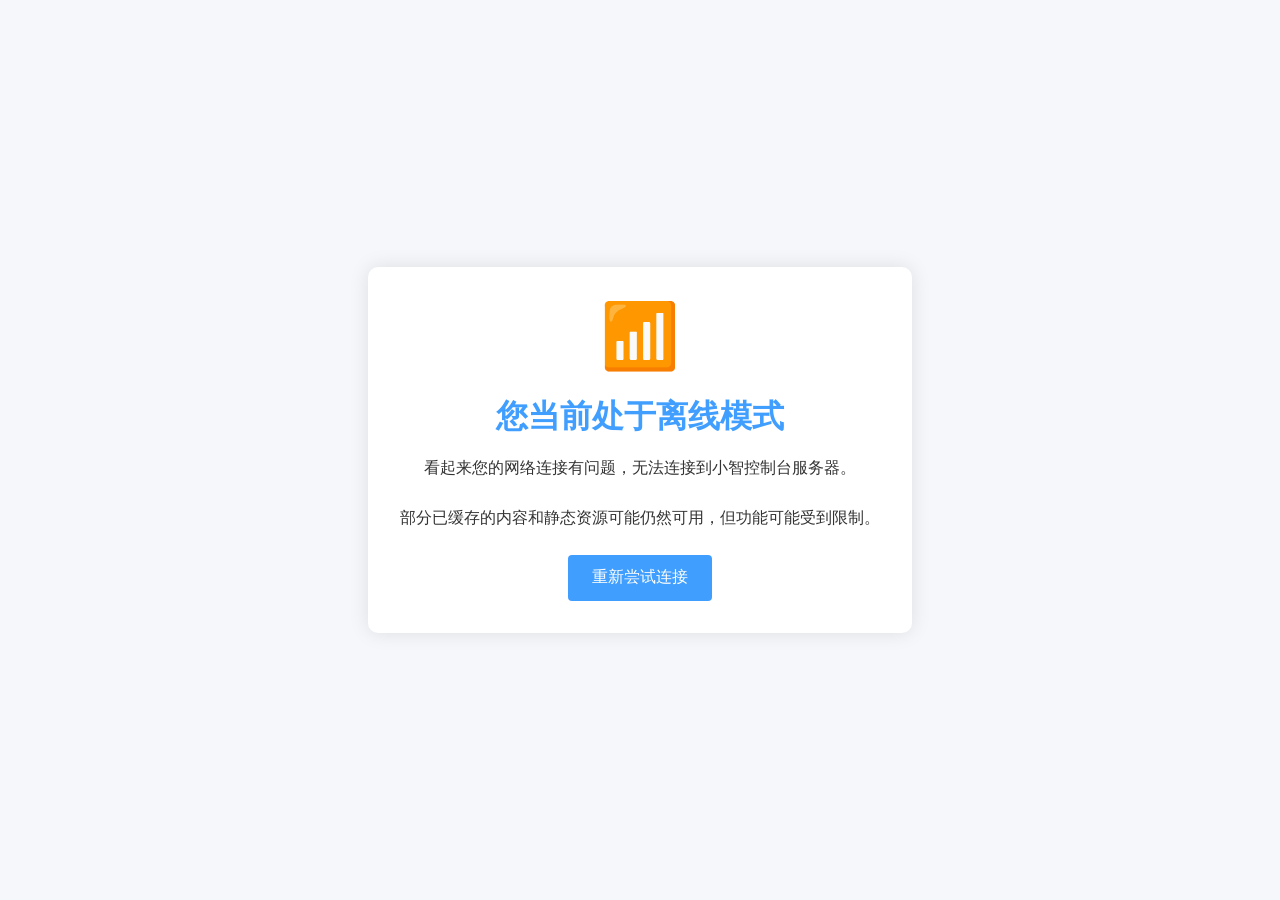
<file: server/main/manager-web/public/offline.html>
<!DOCTYPE html>
<html lang="zh-CN">
<head>
  <meta charset="UTF-8">
  <meta name="viewport" content="width=device-width, initial-scale=1.0">
  <title>离线模式 - 小智控制台</title>
  <style>
    body {
      font-family: -apple-system, BlinkMacSystemFont, 'Segoe UI', Roboto, Oxygen, Ubuntu, Cantarell, 'Open Sans', 'Helvetica Neue', sans-serif;
      display: flex;
      justify-content: center;
      align-items: center;
      height: 100vh;
      margin: 0;
      background-color: #f5f7fa;
      color: #333;
    }
    .container {
      text-align: center;
      padding: 2rem;
      background: white;
      border-radius: 10px;
      box-shadow: 0 0 20px rgba(0, 0, 0, 0.1);
      max-width: 80%;
    }
    h1 {
      margin-bottom: 1rem;
      color: #409EFF;
    }
    p {
      margin-bottom: 1.5rem;
      line-height: 1.6;
    }
    .btn {
      background-color: #409EFF;
      color: white;
      border: none;
      padding: 0.8rem 1.5rem;
      border-radius: 4px;
      font-size: 1rem;
      cursor: pointer;
      transition: background-color 0.3s;
    }
    .btn:hover {
      background-color: #337ecc;
    }
    .icon {
      font-size: 4rem;
      margin-bottom: 1rem;
      color: #409EFF;
    }
  </style>
</head>
<body>
  <div class="container">
    <div class="icon">📶</div>
    <h1>您当前处于离线模式</h1>
    <p>看起来您的网络连接有问题，无法连接到小智控制台服务器。</p>
    <p>部分已缓存的内容和静态资源可能仍然可用，但功能可能受到限制。</p>
    <button class="btn" onclick="window.location.reload()">重新尝试连接</button>
  </div>

  <script>
    // 检测网络状态变化
    window.addEventListener('online', () => {
      window.location.reload();
    });
  </script>
</body>
</html>
</file>
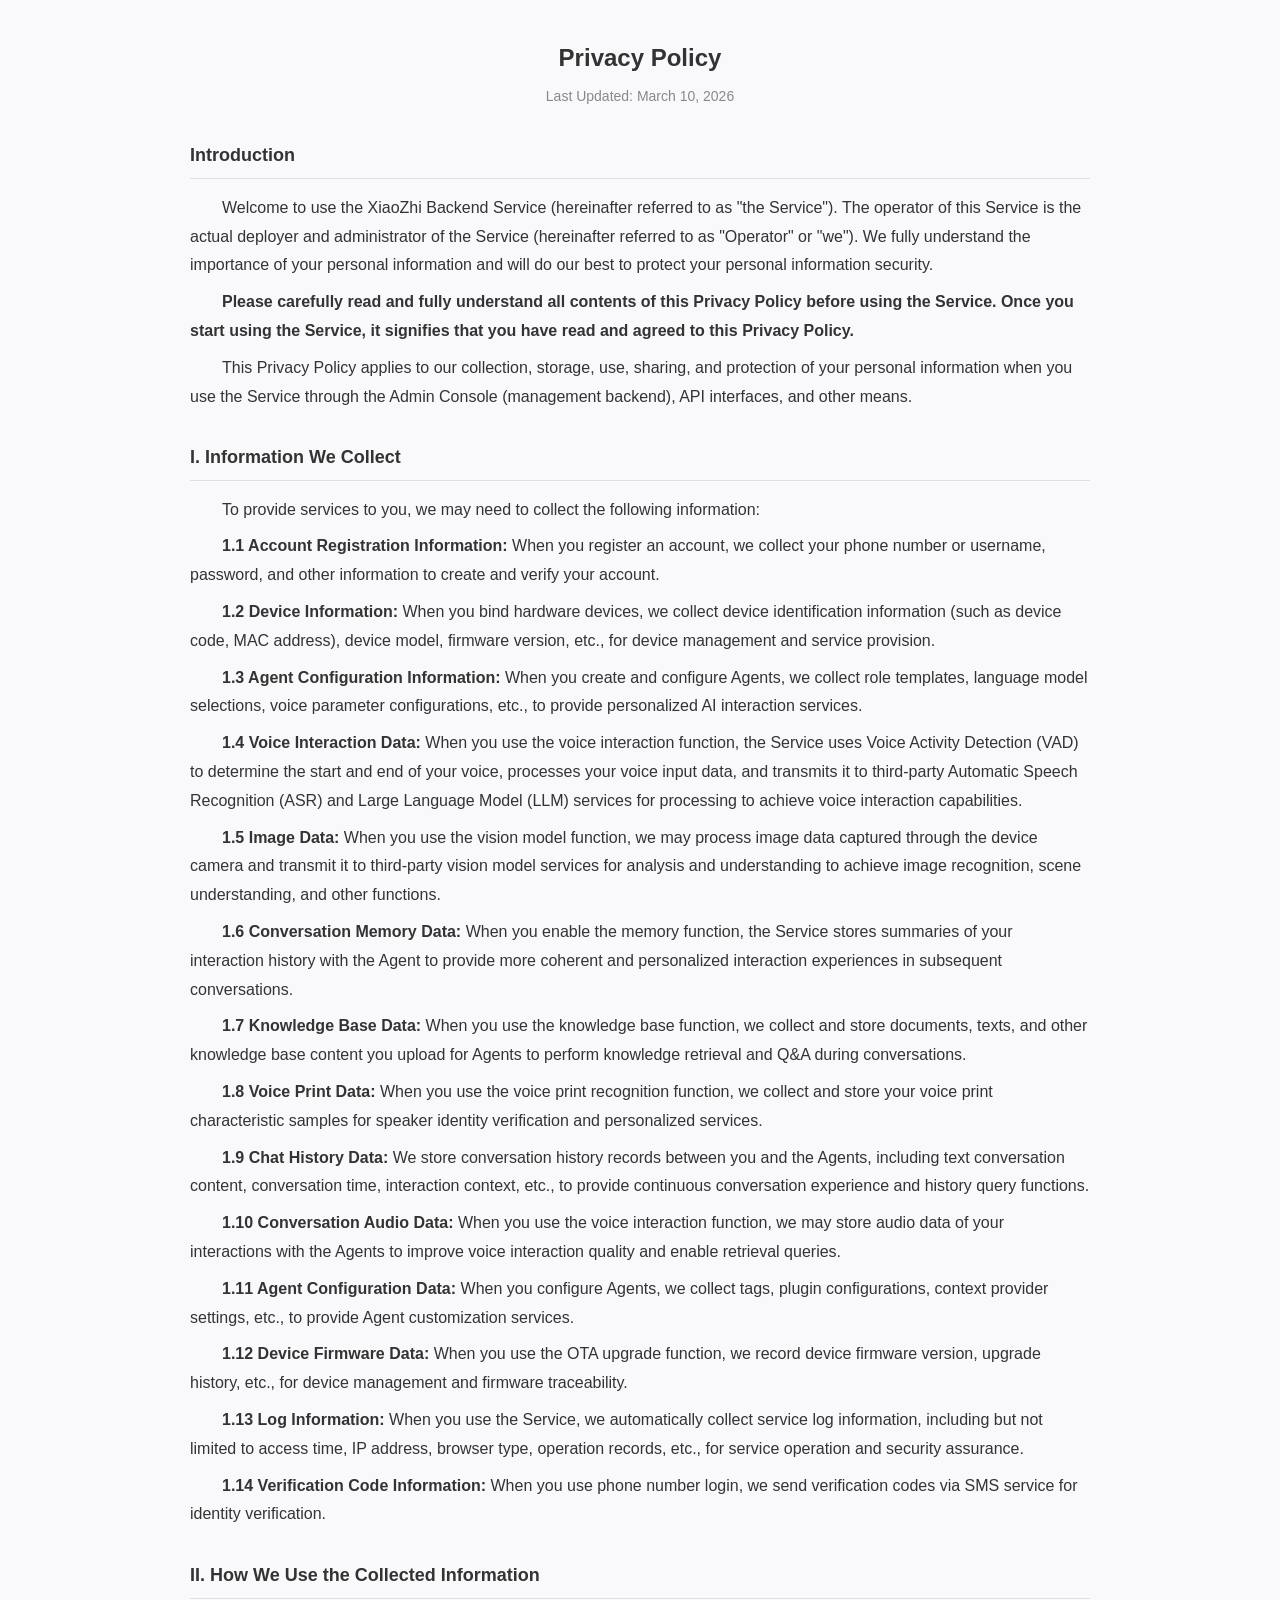
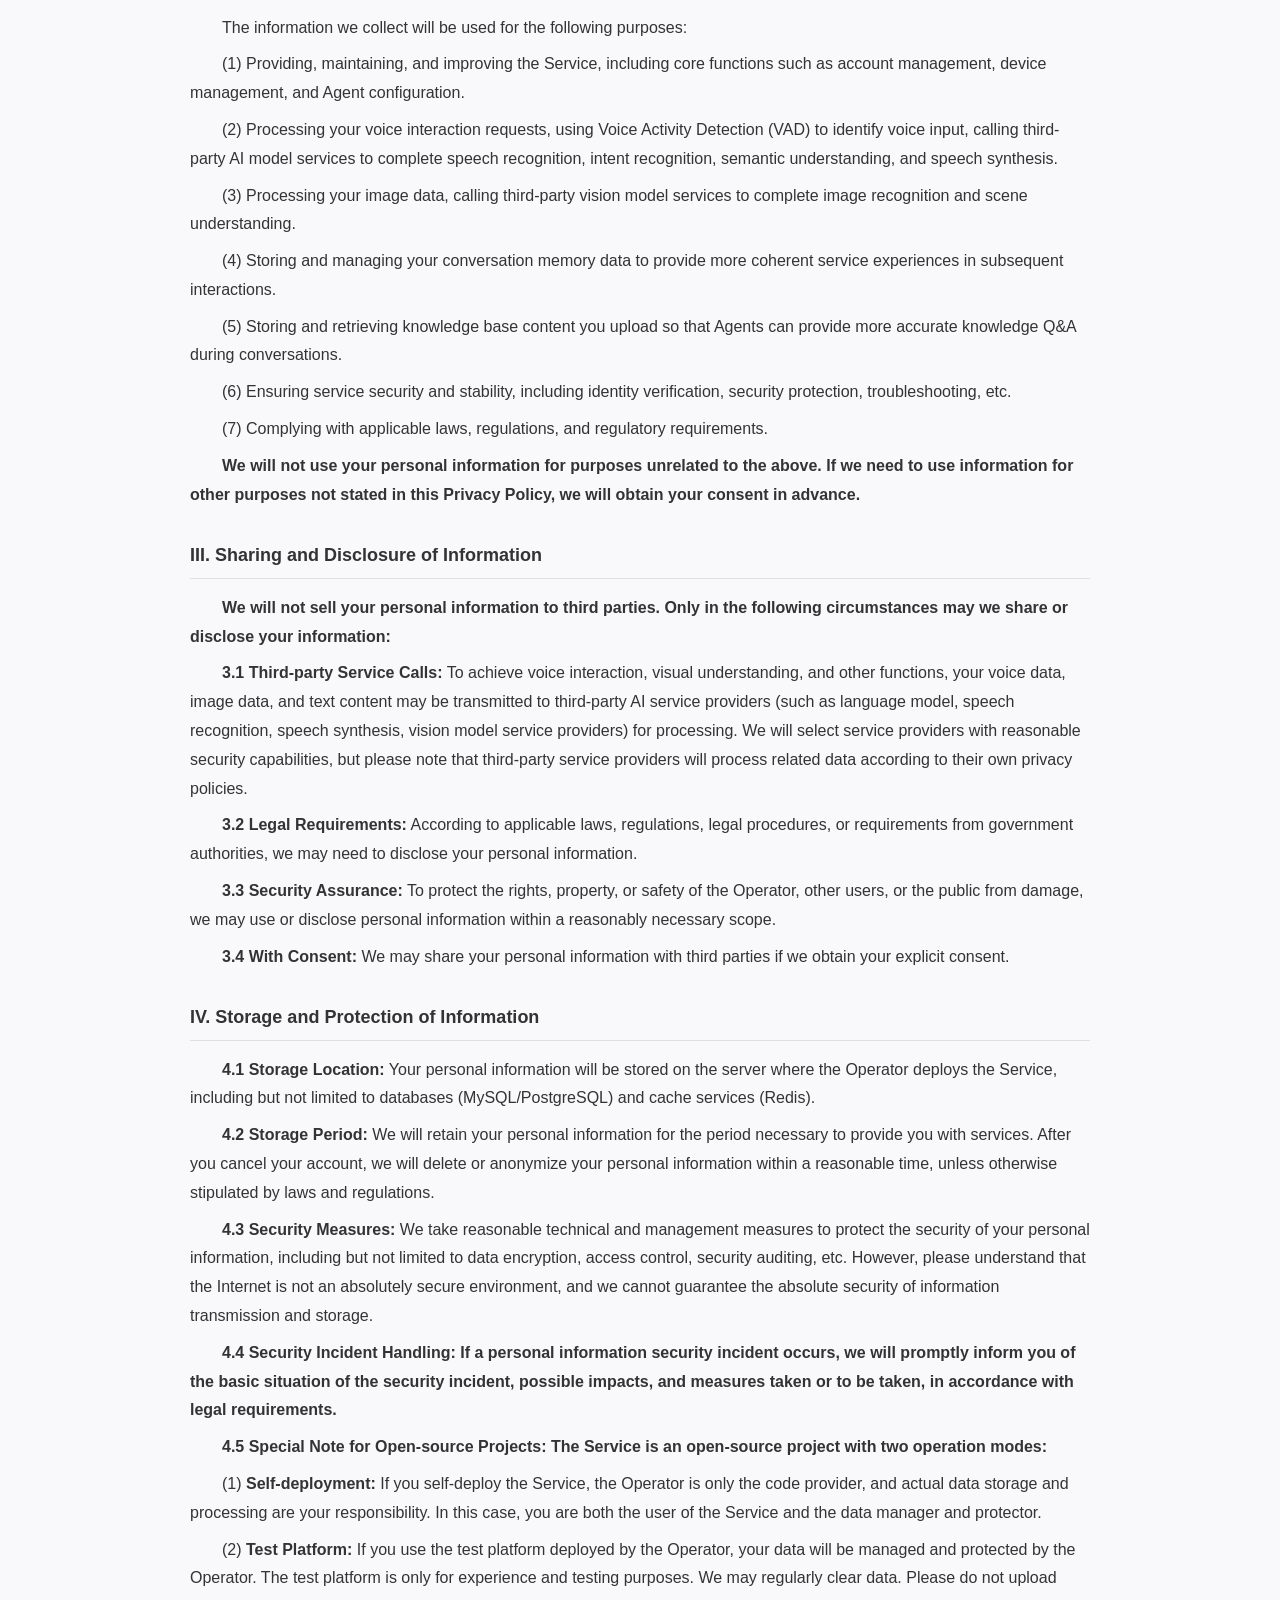
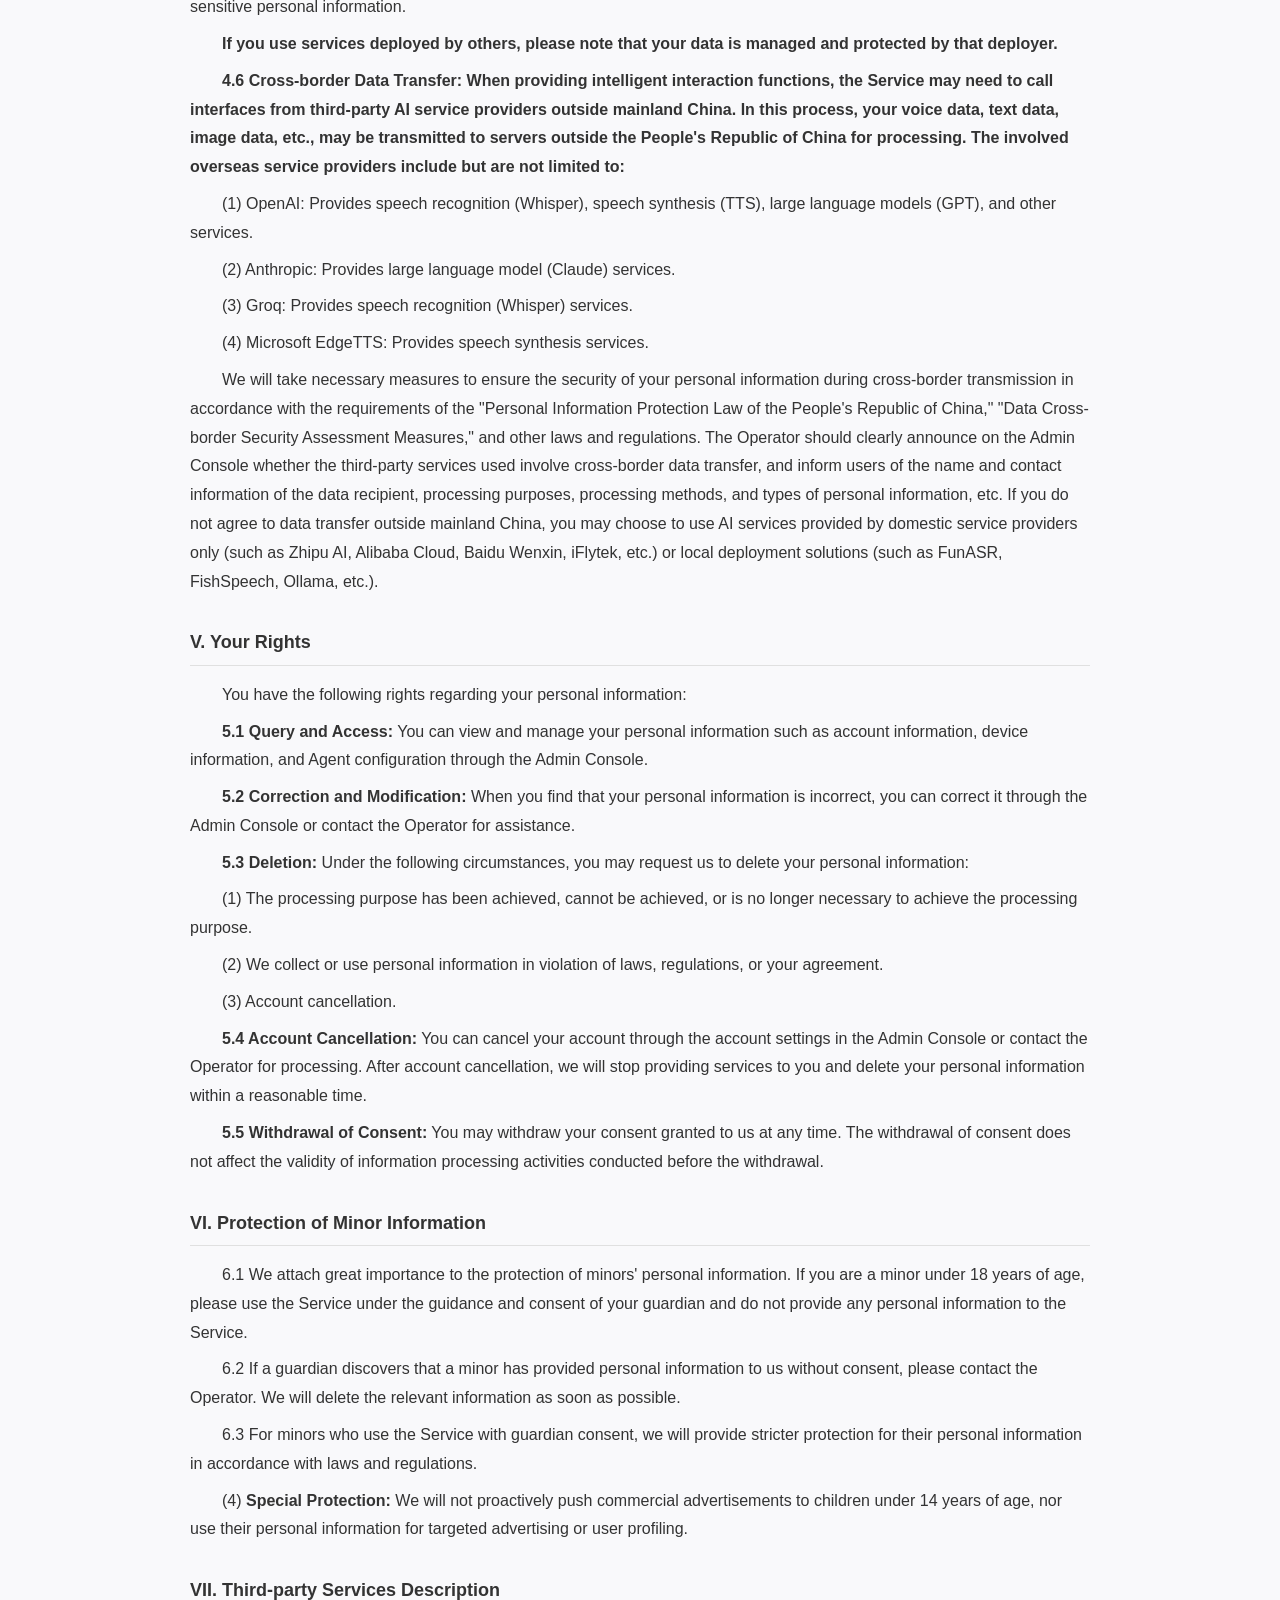
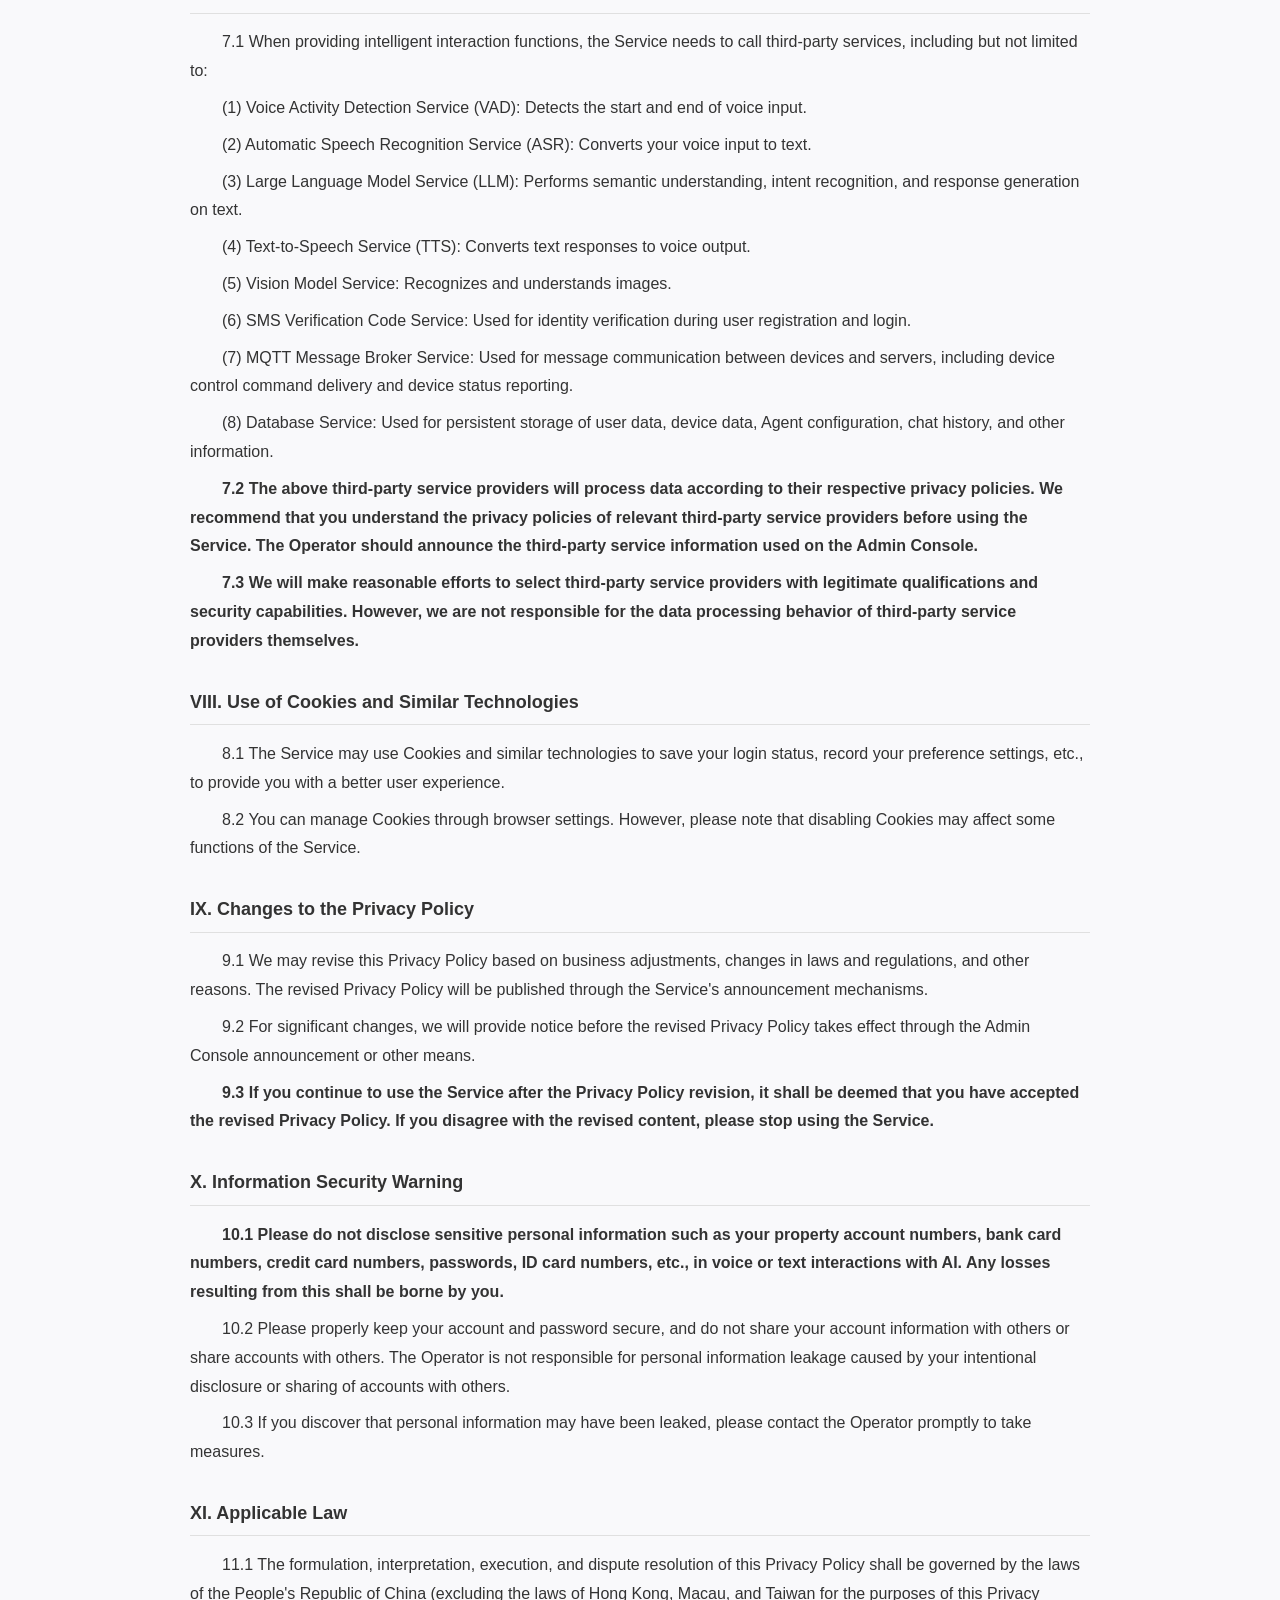
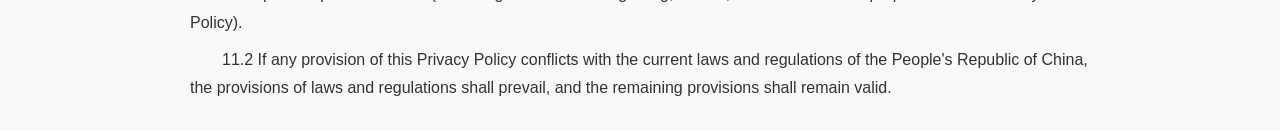
<file: server/main/manager-web/public/privacy-policy-en.html>
<!DOCTYPE html>
<html lang="en">

<head>
    <meta charset="UTF-8">
    <meta name="viewport" content="width=device-width, initial-scale=1.0">
    <title>Privacy Policy - XiaoZhi Backend Service</title>
    <style>
        body {
            font-family: -apple-system, BlinkMacSystemFont, "Segoe UI", "PingFang SC", "Hiragino Sans GB", "Microsoft YaHei", sans-serif;
            line-height: 1.8;
            color: #333;
            max-width: 900px;
            margin: 0 auto;
            padding: 20px 30px;
            background: #f9f9fb;
        }

        h1 {
            text-align: center;
            font-size: 24px;
            margin-bottom: 5px;
        }

        h2 {
            font-size: 18px;
            margin-top: 30px;
            border-bottom: 1px solid #e0e0e0;
            padding-bottom: 6px;
        }

        p {
            margin: 8px 0;
            text-indent: 2em;
        }

        .update-date {
            text-align: center;
            color: #888;
            font-size: 14px;
            margin-bottom: 30px;
        }

        .bold {
            font-weight: bold;
        }
    </style>
</head>

<body>

    <h1>Privacy Policy</h1>
    <div class="update-date">Last Updated: March 10, 2026</div>

    <h2>Introduction</h2>
    <p>Welcome to use the XiaoZhi Backend Service (hereinafter referred to as "the Service"). The operator of this Service is the actual deployer and administrator of the Service (hereinafter referred to as "Operator" or "we"). We fully understand the importance of your personal information and will do our best to protect your personal information security.
    </p>
    <p class="bold">Please carefully read and fully understand all contents of this Privacy Policy before using the Service. Once you start using the Service, it signifies that you have read and agreed to this Privacy Policy.</p>
    <p>This Privacy Policy applies to our collection, storage, use, sharing, and protection of your personal information when you use the Service through the Admin Console (management backend), API interfaces, and other means.</p>

    <h2>I. Information We Collect</h2>
    <p>To provide services to you, we may need to collect the following information:</p>
    <p><span class="bold">1.1 Account Registration Information:</span> When you register an account, we collect your phone number or username, password, and other information to create and verify your account.</p>
    <p><span class="bold">1.2 Device Information:</span> When you bind hardware devices, we collect device identification information (such as device code, MAC address), device model, firmware version, etc., for device management and service provision.</p>
    <p><span class="bold">1.3 Agent Configuration Information:</span> When you create and configure Agents, we collect role templates, language model selections, voice parameter configurations, etc., to provide personalized AI interaction services.</p>
    <p><span class="bold">1.4 Voice Interaction Data:</span> When you use the voice interaction function, the Service uses Voice Activity Detection (VAD) to determine the start and end of your voice, processes your voice input data, and transmits it to third-party Automatic Speech Recognition (ASR) and Large Language Model (LLM) services for processing to achieve voice interaction capabilities.</p>
    <p><span class="bold">1.5 Image Data:</span> When you use the vision model function, we may process image data captured through the device camera and transmit it to third-party vision model services for analysis and understanding to achieve image recognition, scene understanding, and other functions.</p>
    <p><span class="bold">1.6 Conversation Memory Data:</span> When you enable the memory function, the Service stores summaries of your interaction history with the Agent to provide more coherent and personalized interaction experiences in subsequent conversations.</p>
    <p><span class="bold">1.7 Knowledge Base Data:</span> When you use the knowledge base function, we collect and store documents, texts, and other knowledge base content you upload for Agents to perform knowledge retrieval and Q&A during conversations.</p>
    <p><span class="bold">1.8 Voice Print Data:</span> When you use the voice print recognition function, we collect and store your voice print characteristic samples for speaker identity verification and personalized services.</p>
    <p><span class="bold">1.9 Chat History Data:</span> We store conversation history records between you and the Agents, including text conversation content, conversation time, interaction context, etc., to provide continuous conversation experience and history query functions.</p>
    <p><span class="bold">1.10 Conversation Audio Data:</span> When you use the voice interaction function, we may store audio data of your interactions with the Agents to improve voice interaction quality and enable retrieval queries.</p>
    <p><span class="bold">1.11 Agent Configuration Data:</span> When you configure Agents, we collect tags, plugin configurations, context provider settings, etc., to provide Agent customization services.</p>
    <p><span class="bold">1.12 Device Firmware Data:</span> When you use the OTA upgrade function, we record device firmware version, upgrade history, etc., for device management and firmware traceability.</p>
    <p><span class="bold">1.13 Log Information:</span> When you use the Service, we automatically collect service log information, including but not limited to access time, IP address, browser type, operation records, etc., for service operation and security assurance.</p>
    <p><span class="bold">1.14 Verification Code Information:</span> When you use phone number login, we send verification codes via SMS service for identity verification.</p>

    <h2>II. How We Use the Collected Information</h2>
    <p>The information we collect will be used for the following purposes:</p>
    <p>(1) Providing, maintaining, and improving the Service, including core functions such as account management, device management, and Agent configuration.</p>
    <p>(2) Processing your voice interaction requests, using Voice Activity Detection (VAD) to identify voice input, calling third-party AI model services to complete speech recognition, intent recognition, semantic understanding, and speech synthesis.</p>
    <p>(3) Processing your image data, calling third-party vision model services to complete image recognition and scene understanding.</p>
    <p>(4) Storing and managing your conversation memory data to provide more coherent service experiences in subsequent interactions.</p>
    <p>(5) Storing and retrieving knowledge base content you upload so that Agents can provide more accurate knowledge Q&A during conversations.</p>
    <p>(6) Ensuring service security and stability, including identity verification, security protection, troubleshooting, etc.</p>
    <p>(7) Complying with applicable laws, regulations, and regulatory requirements.</p>
    <p class="bold">We will not use your personal information for purposes unrelated to the above. If we need to use information for other purposes not stated in this Privacy Policy, we will obtain your consent in advance.</p>

    <h2>III. Sharing and Disclosure of Information</h2>
    <p class="bold">We will not sell your personal information to third parties. Only in the following circumstances may we share or disclose your information:</p>
    <p><span class="bold">3.1 Third-party Service Calls:</span> To achieve voice interaction, visual understanding, and other functions, your voice data, image data, and text content may be transmitted to third-party AI service providers (such as language model, speech recognition, speech synthesis, vision model service providers) for processing. We will select service providers with reasonable security capabilities, but please note that third-party service providers will process related data according to their own privacy policies.</p>
    <p><span class="bold">3.2 Legal Requirements:</span> According to applicable laws, regulations, legal procedures, or requirements from government authorities, we may need to disclose your personal information.</p>
    <p><span class="bold">3.3 Security Assurance:</span> To protect the rights, property, or safety of the Operator, other users, or the public from damage, we may use or disclose personal information within a reasonably necessary scope.</p>
    <p><span class="bold">3.4 With Consent:</span> We may share your personal information with third parties if we obtain your explicit consent.</p>

    <h2>IV. Storage and Protection of Information</h2>
    <p><span class="bold">4.1 Storage Location:</span> Your personal information will be stored on the server where the Operator deploys the Service, including but not limited to databases (MySQL/PostgreSQL) and cache services (Redis).</p>
    <p><span class="bold">4.2 Storage Period:</span> We will retain your personal information for the period necessary to provide you with services. After you cancel your account, we will delete or anonymize your personal information within a reasonable time, unless otherwise stipulated by laws and regulations.</p>
    <p><span class="bold">4.3 Security Measures:</span> We take reasonable technical and management measures to protect the security of your personal information, including but not limited to data encryption, access control, security auditing, etc. However, please understand that the Internet is not an absolutely secure environment, and we cannot guarantee the absolute security of information transmission and storage.</p>
    <p class="bold">4.4 Security Incident Handling: If a personal information security incident occurs, we will promptly inform you of the basic situation of the security incident, possible impacts, and measures taken or to be taken, in accordance with legal requirements.</p>
    <p class="bold">4.5 Special Note for Open-source Projects: The Service is an open-source project with two operation modes:</p>
    <p>(1) <span class="bold">Self-deployment:</span> If you self-deploy the Service, the Operator is only the code provider, and actual data storage and processing are your responsibility. In this case, you are both the user of the Service and the data manager and protector.</p>
    <p>(2) <span class="bold">Test Platform:</span> If you use the test platform deployed by the Operator, your data will be managed and protected by the Operator. The test platform is only for experience and testing purposes. We may regularly clear data. Please do not upload sensitive personal information.</p>
    <p class="bold">If you use services deployed by others, please note that your data is managed and protected by that deployer.</p>
    <p class="bold">4.6 Cross-border Data Transfer: When providing intelligent interaction functions, the Service may need to call interfaces from third-party AI service providers outside mainland China. In this process, your voice data, text data, image data, etc., may be transmitted to servers outside the People's Republic of China for processing. The involved overseas service providers include but are not limited to:</p>
    <p>(1) OpenAI: Provides speech recognition (Whisper), speech synthesis (TTS), large language models (GPT), and other services.</p>
    <p>(2) Anthropic: Provides large language model (Claude) services.</p>
    <p>(3) Groq: Provides speech recognition (Whisper) services.</p>
    <p>(4) Microsoft EdgeTTS: Provides speech synthesis services.</p>
    <p>We will take necessary measures to ensure the security of your personal information during cross-border transmission in accordance with the requirements of the "Personal Information Protection Law of the People's Republic of China," "Data Cross-border Security Assessment Measures," and other laws and regulations. The Operator should clearly announce on the Admin Console whether the third-party services used involve cross-border data transfer, and inform users of the name and contact information of the data recipient, processing purposes, processing methods, and types of personal information, etc. If you do not agree to data transfer outside mainland China, you may choose to use AI services provided by domestic service providers only (such as Zhipu AI, Alibaba Cloud, Baidu Wenxin, iFlytek, etc.) or local deployment solutions (such as FunASR, FishSpeech, Ollama, etc.).</p>

    <h2>V. Your Rights</h2>
    <p>You have the following rights regarding your personal information:</p>
    <p><span class="bold">5.1 Query and Access:</span> You can view and manage your personal information such as account information, device information, and Agent configuration through the Admin Console.</p>
    <p><span class="bold">5.2 Correction and Modification:</span> When you find that your personal information is incorrect, you can correct it through the Admin Console or contact the Operator for assistance.</p>
    <p><span class="bold">5.3 Deletion:</span> Under the following circumstances, you may request us to delete your personal information:</p>
    <p>(1) The processing purpose has been achieved, cannot be achieved, or is no longer necessary to achieve the processing purpose.</p>
    <p>(2) We collect or use personal information in violation of laws, regulations, or your agreement.</p>
    <p>(3) Account cancellation.</p>
    <p><span class="bold">5.4 Account Cancellation:</span> You can cancel your account through the account settings in the Admin Console or contact the Operator for processing. After account cancellation, we will stop providing services to you and delete your personal information within a reasonable time.</p>
    <p><span class="bold">5.5 Withdrawal of Consent:</span> You may withdraw your consent granted to us at any time. The withdrawal of consent does not affect the validity of information processing activities conducted before the withdrawal.</p>

    <h2>VI. Protection of Minor Information</h2>
    <p>6.1 We attach great importance to the protection of minors' personal information. If you are a minor under 18 years of age, please use the Service under the guidance and consent of your guardian and do not provide any personal information to the Service.</p>
    <p>6.2 If a guardian discovers that a minor has provided personal information to us without consent, please contact the Operator. We will delete the relevant information as soon as possible.</p>
    <p>6.3 For minors who use the Service with guardian consent, we will provide stricter protection for their personal information in accordance with laws and regulations.</p>
    <p>(4) <span class="bold">Special Protection:</span> We will not proactively push commercial advertisements to children under 14 years of age, nor use their personal information for targeted advertising or user profiling.</p>

    <h2>VII. Third-party Services Description</h2>
    <p>7.1 When providing intelligent interaction functions, the Service needs to call third-party services, including but not limited to:</p>
    <p>(1) Voice Activity Detection Service (VAD): Detects the start and end of voice input.</p>
    <p>(2) Automatic Speech Recognition Service (ASR): Converts your voice input to text.</p>
    <p>(3) Large Language Model Service (LLM): Performs semantic understanding, intent recognition, and response generation on text.</p>
    <p>(4) Text-to-Speech Service (TTS): Converts text responses to voice output.</p>
    <p>(5) Vision Model Service: Recognizes and understands images.</p>
    <p>(6) SMS Verification Code Service: Used for identity verification during user registration and login.</p>
    <p>(7) MQTT Message Broker Service: Used for message communication between devices and servers, including device control command delivery and device status reporting.</p>
    <p>(8) Database Service: Used for persistent storage of user data, device data, Agent configuration, chat history, and other information.</p>
    <p class="bold">7.2 The above third-party service providers will process data according to their respective privacy policies. We recommend that you understand the privacy policies of relevant third-party service providers before using the Service. The Operator should announce the third-party service information used on the Admin Console.</p>
    <p class="bold">7.3 We will make reasonable efforts to select third-party service providers with legitimate qualifications and security capabilities. However, we are not responsible for the data processing behavior of third-party service providers themselves.</p>

    <h2>VIII. Use of Cookies and Similar Technologies</h2>
    <p>8.1 The Service may use Cookies and similar technologies to save your login status, record your preference settings, etc., to provide you with a better user experience.</p>
    <p>8.2 You can manage Cookies through browser settings. However, please note that disabling Cookies may affect some functions of the Service.</p>

    <h2>IX. Changes to the Privacy Policy</h2>
    <p>9.1 We may revise this Privacy Policy based on business adjustments, changes in laws and regulations, and other reasons. The revised Privacy Policy will be published through the Service's announcement mechanisms.</p>
    <p>9.2 For significant changes, we will provide notice before the revised Privacy Policy takes effect through the Admin Console announcement or other means.</p>
    <p class="bold">9.3 If you continue to use the Service after the Privacy Policy revision, it shall be deemed that you have accepted the revised Privacy Policy. If you disagree with the revised content, please stop using the Service.</p>

    <h2>X. Information Security Warning</h2>
    <p class="bold">10.1 Please do not disclose sensitive personal information such as your property account numbers, bank card numbers, credit card numbers, passwords, ID card numbers, etc., in voice or text interactions with AI. Any losses resulting from this shall be borne by you.</p>
    <p>10.2 Please properly keep your account and password secure, and do not share your account information with others or share accounts with others. The Operator is not responsible for personal information leakage caused by your intentional disclosure or sharing of accounts with others.</p>
    <p>10.3 If you discover that personal information may have been leaked, please contact the Operator promptly to take measures.</p>

    <h2>XI. Applicable Law</h2>
    <p>11.1 The formulation, interpretation, execution, and dispute resolution of this Privacy Policy shall be governed by the laws of the People's Republic of China (excluding the laws of Hong Kong, Macau, and Taiwan for the purposes of this Privacy Policy).</p>
    <p>11.2 If any provision of this Privacy Policy conflicts with the current laws and regulations of the People's Republic of China, the provisions of laws and regulations shall prevail, and the remaining provisions shall remain valid.</p>

</body>

</html>
</file>
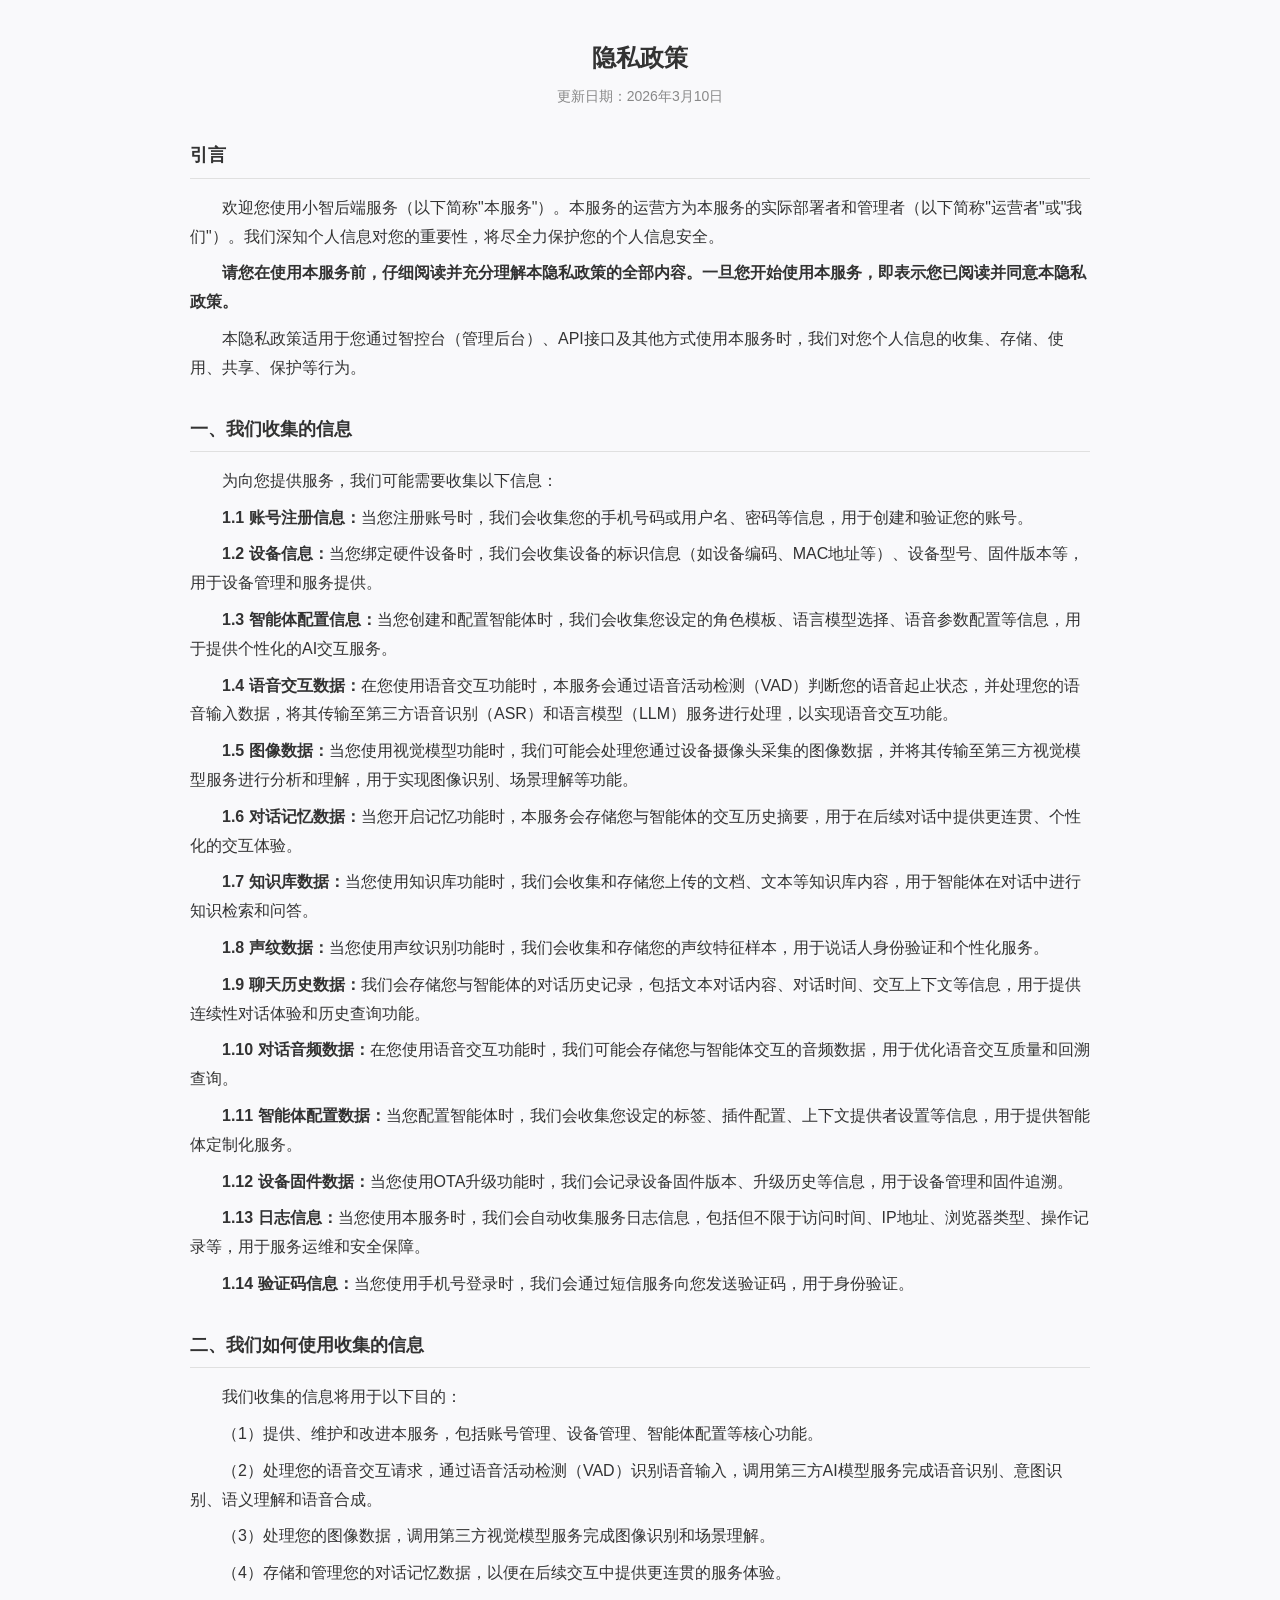
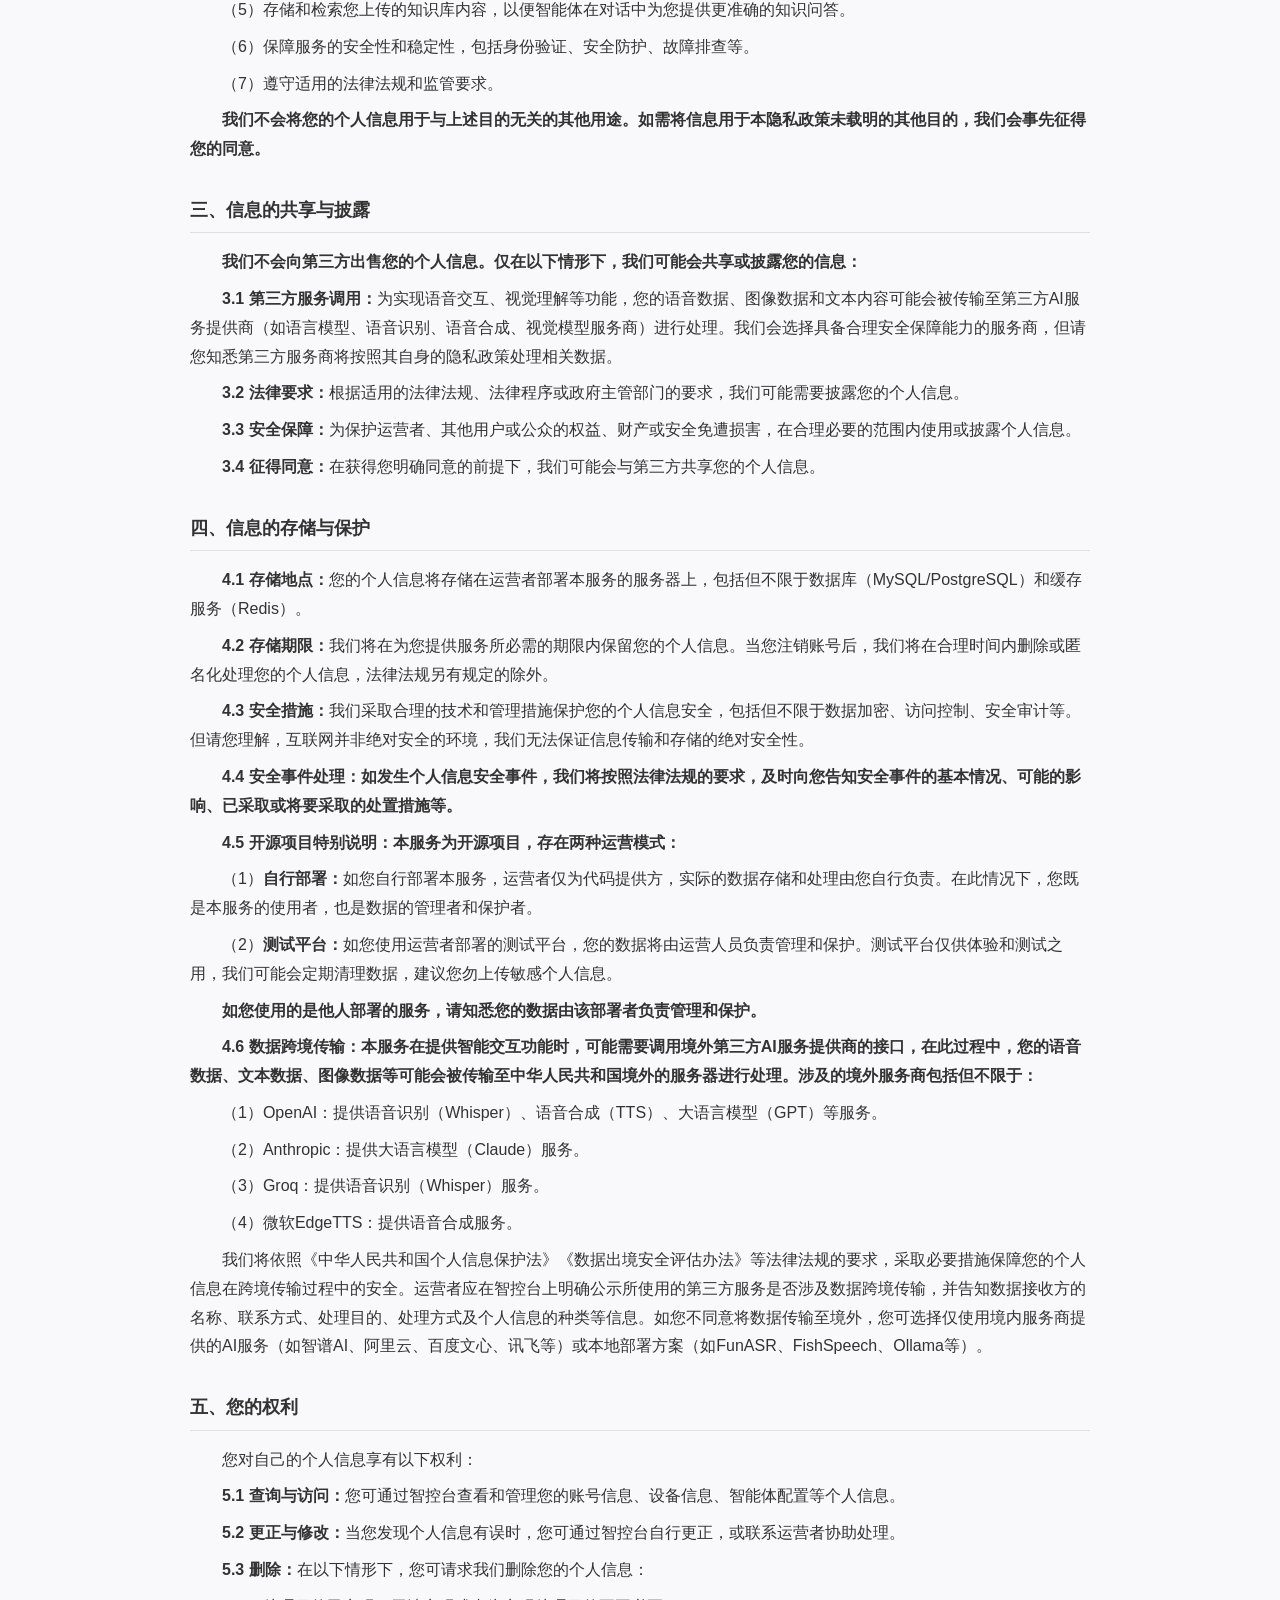
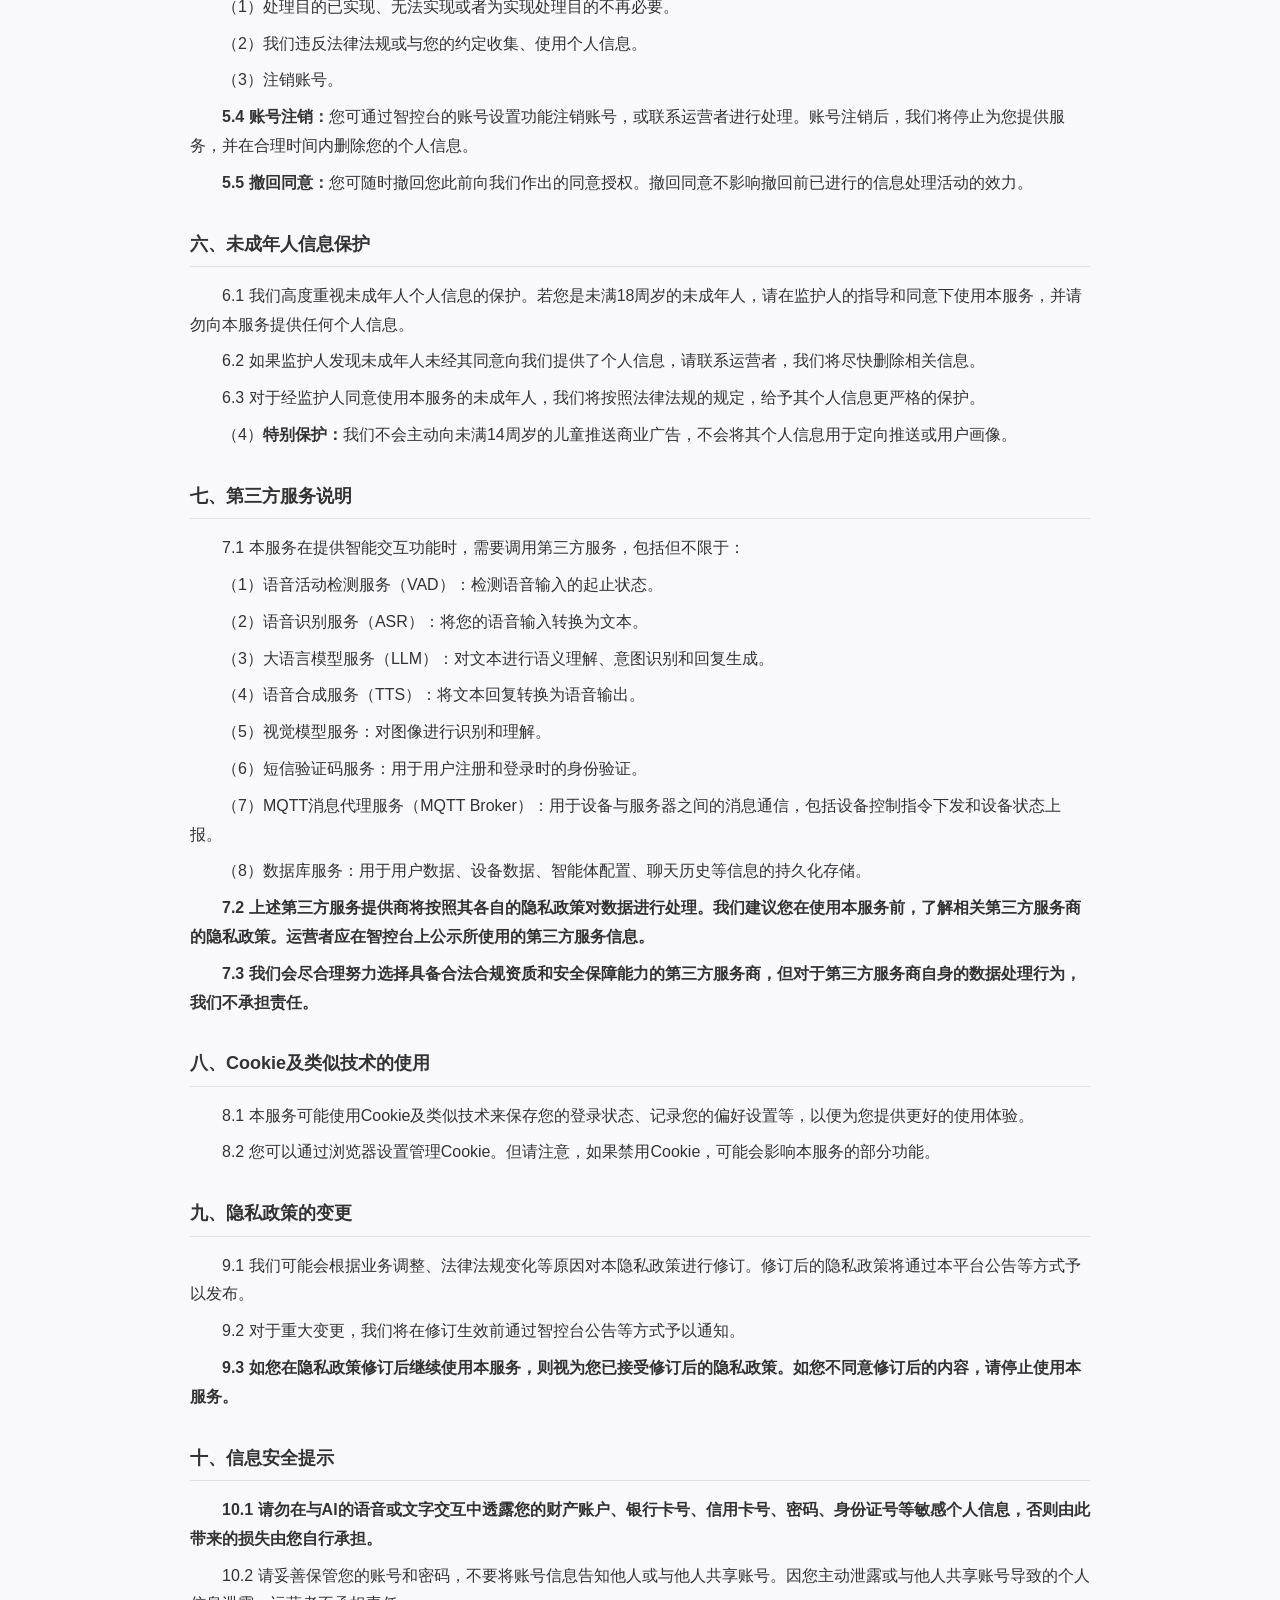
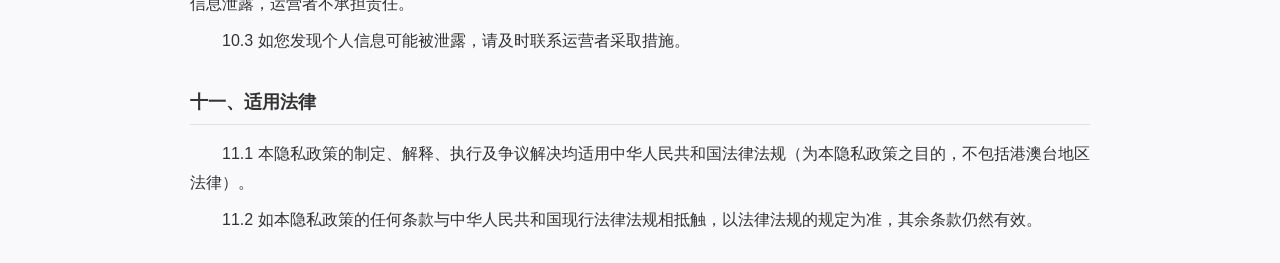
<file: server/main/manager-web/public/privacy-policy.html>
<!DOCTYPE html>
<html lang="zh-CN">

<head>
    <meta charset="UTF-8">
    <meta name="viewport" content="width=device-width, initial-scale=1.0">
    <title>隐私政策 - 小智后端服务</title>
    <style>
        body {
            font-family: -apple-system, BlinkMacSystemFont, "Segoe UI", "PingFang SC", "Hiragino Sans GB", "Microsoft YaHei", sans-serif;
            line-height: 1.8;
            color: #333;
            max-width: 900px;
            margin: 0 auto;
            padding: 20px 30px;
            background: #f9f9fb;
        }

        h1 {
            text-align: center;
            font-size: 24px;
            margin-bottom: 5px;
        }

        h2 {
            font-size: 18px;
            margin-top: 30px;
            border-bottom: 1px solid #e0e0e0;
            padding-bottom: 6px;
        }

        p {
            margin: 8px 0;
            text-indent: 2em;
        }

        .update-date {
            text-align: center;
            color: #888;
            font-size: 14px;
            margin-bottom: 30px;
        }

        .bold {
            font-weight: bold;
        }
    </style>
</head>

<body>

    <h1>隐私政策</h1>
    <div class="update-date">更新日期：2026年3月10日</div>

    <h2>引言</h2>
    <p>欢迎您使用小智后端服务（以下简称"本服务"）。本服务的运营方为本服务的实际部署者和管理者（以下简称"运营者"或"我们"）。我们深知个人信息对您的重要性，将尽全力保护您的个人信息安全。
    </p>
    <p class="bold">请您在使用本服务前，仔细阅读并充分理解本隐私政策的全部内容。一旦您开始使用本服务，即表示您已阅读并同意本隐私政策。</p>
    <p>本隐私政策适用于您通过智控台（管理后台）、API接口及其他方式使用本服务时，我们对您个人信息的收集、存储、使用、共享、保护等行为。</p>

    <h2>一、我们收集的信息</h2>
    <p>为向您提供服务，我们可能需要收集以下信息：</p>
    <p><span class="bold">1.1 账号注册信息：</span>当您注册账号时，我们会收集您的手机号码或用户名、密码等信息，用于创建和验证您的账号。</p>
    <p><span class="bold">1.2 设备信息：</span>当您绑定硬件设备时，我们会收集设备的标识信息（如设备编码、MAC地址等）、设备型号、固件版本等，用于设备管理和服务提供。</p>
    <p><span class="bold">1.3 智能体配置信息：</span>当您创建和配置智能体时，我们会收集您设定的角色模板、语言模型选择、语音参数配置等信息，用于提供个性化的AI交互服务。</p>
    <p><span class="bold">1.4
            语音交互数据：</span>在您使用语音交互功能时，本服务会通过语音活动检测（VAD）判断您的语音起止状态，并处理您的语音输入数据，将其传输至第三方语音识别（ASR）和语言模型（LLM）服务进行处理，以实现语音交互功能。
    </p>
    <p><span class="bold">1.5 图像数据：</span>当您使用视觉模型功能时，我们可能会处理您通过设备摄像头采集的图像数据，并将其传输至第三方视觉模型服务进行分析和理解，用于实现图像识别、场景理解等功能。
    </p>
    <p><span class="bold">1.6 对话记忆数据：</span>当您开启记忆功能时，本服务会存储您与智能体的交互历史摘要，用于在后续对话中提供更连贯、个性化的交互体验。</p>
    <p><span class="bold">1.7 知识库数据：</span>当您使用知识库功能时，我们会收集和存储您上传的文档、文本等知识库内容，用于智能体在对话中进行知识检索和问答。</p>
    <p><span class="bold">1.8 声纹数据：</span>当您使用声纹识别功能时，我们会收集和存储您的声纹特征样本，用于说话人身份验证和个性化服务。</p>
    <p><span class="bold">1.9 聊天历史数据：</span>我们会存储您与智能体的对话历史记录，包括文本对话内容、对话时间、交互上下文等信息，用于提供连续性对话体验和历史查询功能。</p>
    <p><span class="bold">1.10 对话音频数据：</span>在您使用语音交互功能时，我们可能会存储您与智能体交互的音频数据，用于优化语音交互质量和回溯查询。</p>
    <p><span class="bold">1.11 智能体配置数据：</span>当您配置智能体时，我们会收集您设定的标签、插件配置、上下文提供者设置等信息，用于提供智能体定制化服务。</p>
    <p><span class="bold">1.12 设备固件数据：</span>当您使用OTA升级功能时，我们会记录设备固件版本、升级历史等信息，用于设备管理和固件追溯。</p>
    <p><span class="bold">1.13 日志信息：</span>当您使用本服务时，我们会自动收集服务日志信息，包括但不限于访问时间、IP地址、浏览器类型、操作记录等，用于服务运维和安全保障。</p>
    <p><span class="bold">1.14 验证码信息：</span>当您使用手机号登录时，我们会通过短信服务向您发送验证码，用于身份验证。</p>

    <h2>二、我们如何使用收集的信息</h2>
    <p>我们收集的信息将用于以下目的：</p>
    <p>（1）提供、维护和改进本服务，包括账号管理、设备管理、智能体配置等核心功能。</p>
    <p>（2）处理您的语音交互请求，通过语音活动检测（VAD）识别语音输入，调用第三方AI模型服务完成语音识别、意图识别、语义理解和语音合成。</p>
    <p>（3）处理您的图像数据，调用第三方视觉模型服务完成图像识别和场景理解。</p>
    <p>（4）存储和管理您的对话记忆数据，以便在后续交互中提供更连贯的服务体验。</p>
    <p>（5）存储和检索您上传的知识库内容，以便智能体在对话中为您提供更准确的知识问答。</p>
    <p>（6）保障服务的安全性和稳定性，包括身份验证、安全防护、故障排查等。</p>
    <p>（7）遵守适用的法律法规和监管要求。</p>
    <p class="bold">我们不会将您的个人信息用于与上述目的无关的其他用途。如需将信息用于本隐私政策未载明的其他目的，我们会事先征得您的同意。</p>

    <h2>三、信息的共享与披露</h2>
    <p class="bold">我们不会向第三方出售您的个人信息。仅在以下情形下，我们可能会共享或披露您的信息：</p>
    <p><span class="bold">3.1
            第三方服务调用：</span>为实现语音交互、视觉理解等功能，您的语音数据、图像数据和文本内容可能会被传输至第三方AI服务提供商（如语言模型、语音识别、语音合成、视觉模型服务商）进行处理。我们会选择具备合理安全保障能力的服务商，但请您知悉第三方服务商将按照其自身的隐私政策处理相关数据。
    </p>
    <p><span class="bold">3.2 法律要求：</span>根据适用的法律法规、法律程序或政府主管部门的要求，我们可能需要披露您的个人信息。</p>
    <p><span class="bold">3.3 安全保障：</span>为保护运营者、其他用户或公众的权益、财产或安全免遭损害，在合理必要的范围内使用或披露个人信息。</p>
    <p><span class="bold">3.4 征得同意：</span>在获得您明确同意的前提下，我们可能会与第三方共享您的个人信息。</p>

    <h2>四、信息的存储与保护</h2>
    <p><span class="bold">4.1 存储地点：</span>您的个人信息将存储在运营者部署本服务的服务器上，包括但不限于数据库（MySQL/PostgreSQL）和缓存服务（Redis）。</p>
    <p><span class="bold">4.2 存储期限：</span>我们将在为您提供服务所必需的期限内保留您的个人信息。当您注销账号后，我们将在合理时间内删除或匿名化处理您的个人信息，法律法规另有规定的除外。</p>
    <p><span class="bold">4.3
            安全措施：</span>我们采取合理的技术和管理措施保护您的个人信息安全，包括但不限于数据加密、访问控制、安全审计等。但请您理解，互联网并非绝对安全的环境，我们无法保证信息传输和存储的绝对安全性。</p>
    <p class="bold">4.4 安全事件处理：如发生个人信息安全事件，我们将按照法律法规的要求，及时向您告知安全事件的基本情况、可能的影响、已采取或将要采取的处置措施等。</p>
    <p class="bold">4.5 开源项目特别说明：本服务为开源项目，存在两种运营模式：</p>
    <p>（1）<span class="bold">自行部署：</span>如您自行部署本服务，运营者仅为代码提供方，实际的数据存储和处理由您自行负责。在此情况下，您既是本服务的使用者，也是数据的管理者和保护者。</p>
    <p>（2）<span class="bold">测试平台：</span>如您使用运营者部署的测试平台，您的数据将由运营人员负责管理和保护。测试平台仅供体验和测试之用，我们可能会定期清理数据，建议您勿上传敏感个人信息。</p>
    <p class="bold">如您使用的是他人部署的服务，请知悉您的数据由该部署者负责管理和保护。</p>
    <p class="bold">4.6
        数据跨境传输：本服务在提供智能交互功能时，可能需要调用境外第三方AI服务提供商的接口，在此过程中，您的语音数据、文本数据、图像数据等可能会被传输至中华人民共和国境外的服务器进行处理。涉及的境外服务商包括但不限于：</p>
    <p>（1）OpenAI：提供语音识别（Whisper）、语音合成（TTS）、大语言模型（GPT）等服务。</p>
    <p>（2）Anthropic：提供大语言模型（Claude）服务。</p>
    <p>（3）Groq：提供语音识别（Whisper）服务。</p>
    <p>（4）微软EdgeTTS：提供语音合成服务。</p>
    <p>我们将依照《中华人民共和国个人信息保护法》《数据出境安全评估办法》等法律法规的要求，采取必要措施保障您的个人信息在跨境传输过程中的安全。运营者应在智控台上明确公示所使用的第三方服务是否涉及数据跨境传输，并告知数据接收方的名称、联系方式、处理目的、处理方式及个人信息的种类等信息。如您不同意将数据传输至境外，您可选择仅使用境内服务商提供的AI服务（如智谱AI、阿里云、百度文心、讯飞等）或本地部署方案（如FunASR、FishSpeech、Ollama等）。
    </p>

    <h2>五、您的权利</h2>
    <p>您对自己的个人信息享有以下权利：</p>
    <p><span class="bold">5.1 查询与访问：</span>您可通过智控台查看和管理您的账号信息、设备信息、智能体配置等个人信息。</p>
    <p><span class="bold">5.2 更正与修改：</span>当您发现个人信息有误时，您可通过智控台自行更正，或联系运营者协助处理。</p>
    <p><span class="bold">5.3 删除：</span>在以下情形下，您可请求我们删除您的个人信息：</p>
    <p>（1）处理目的已实现、无法实现或者为实现处理目的不再必要。</p>
    <p>（2）我们违反法律法规或与您的约定收集、使用个人信息。</p>
    <p>（3）注销账号。</p>
    <p><span class="bold">5.4 账号注销：</span>您可通过智控台的账号设置功能注销账号，或联系运营者进行处理。账号注销后，我们将停止为您提供服务，并在合理时间内删除您的个人信息。</p>
    <p><span class="bold">5.5 撤回同意：</span>您可随时撤回您此前向我们作出的同意授权。撤回同意不影响撤回前已进行的信息处理活动的效力。</p>

    <h2>六、未成年人信息保护</h2>
    <p>6.1 我们高度重视未成年人个人信息的保护。若您是未满18周岁的未成年人，请在监护人的指导和同意下使用本服务，并请勿向本服务提供任何个人信息。</p>
    <p>6.2 如果监护人发现未成年人未经其同意向我们提供了个人信息，请联系运营者，我们将尽快删除相关信息。</p>
    <p>6.3 对于经监护人同意使用本服务的未成年人，我们将按照法律法规的规定，给予其个人信息更严格的保护。</p>
    <p>（4）<span class="bold">特别保护：</span>我们不会主动向未满14周岁的儿童推送商业广告，不会将其个人信息用于定向推送或用户画像。</p>

    <h2>七、第三方服务说明</h2>
    <p>7.1 本服务在提供智能交互功能时，需要调用第三方服务，包括但不限于：</p>
    <p>（1）语音活动检测服务（VAD）：检测语音输入的起止状态。</p>
    <p>（2）语音识别服务（ASR）：将您的语音输入转换为文本。</p>
    <p>（3）大语言模型服务（LLM）：对文本进行语义理解、意图识别和回复生成。</p>
    <p>（4）语音合成服务（TTS）：将文本回复转换为语音输出。</p>
    <p>（5）视觉模型服务：对图像进行识别和理解。</p>
    <p>（6）短信验证码服务：用于用户注册和登录时的身份验证。</p>
    <p>（7）MQTT消息代理服务（MQTT Broker）：用于设备与服务器之间的消息通信，包括设备控制指令下发和设备状态上报。</p>
    <p>（8）数据库服务：用于用户数据、设备数据、智能体配置、聊天历史等信息的持久化存储。</p>
    <p class="bold">7.2 上述第三方服务提供商将按照其各自的隐私政策对数据进行处理。我们建议您在使用本服务前，了解相关第三方服务商的隐私政策。运营者应在智控台上公示所使用的第三方服务信息。</p>
    <p class="bold">7.3 我们会尽合理努力选择具备合法合规资质和安全保障能力的第三方服务商，但对于第三方服务商自身的数据处理行为，我们不承担责任。</p>

    <h2>八、Cookie及类似技术的使用</h2>
    <p>8.1 本服务可能使用Cookie及类似技术来保存您的登录状态、记录您的偏好设置等，以便为您提供更好的使用体验。</p>
    <p>8.2 您可以通过浏览器设置管理Cookie。但请注意，如果禁用Cookie，可能会影响本服务的部分功能。</p>

    <h2>九、隐私政策的变更</h2>
    <p>9.1 我们可能会根据业务调整、法律法规变化等原因对本隐私政策进行修订。修订后的隐私政策将通过本平台公告等方式予以发布。</p>
    <p>9.2 对于重大变更，我们将在修订生效前通过智控台公告等方式予以通知。</p>
    <p class="bold">9.3 如您在隐私政策修订后继续使用本服务，则视为您已接受修订后的隐私政策。如您不同意修订后的内容，请停止使用本服务。</p>

    <h2>十、信息安全提示</h2>
    <p class="bold">10.1 请勿在与AI的语音或文字交互中透露您的财产账户、银行卡号、信用卡号、密码、身份证号等敏感个人信息，否则由此带来的损失由您自行承担。</p>
    <p>10.2 请妥善保管您的账号和密码，不要将账号信息告知他人或与他人共享账号。因您主动泄露或与他人共享账号导致的个人信息泄露，运营者不承担责任。</p>
    <p>10.3 如您发现个人信息可能被泄露，请及时联系运营者采取措施。</p>

    <h2>十一、适用法律</h2>
    <p>11.1 本隐私政策的制定、解释、执行及争议解决均适用中华人民共和国法律法规（为本隐私政策之目的，不包括港澳台地区法律）。</p>
    <p>11.2 如本隐私政策的任何条款与中华人民共和国现行法律法规相抵触，以法律法规的规定为准，其余条款仍然有效。</p>

</body>

</html>
</file>
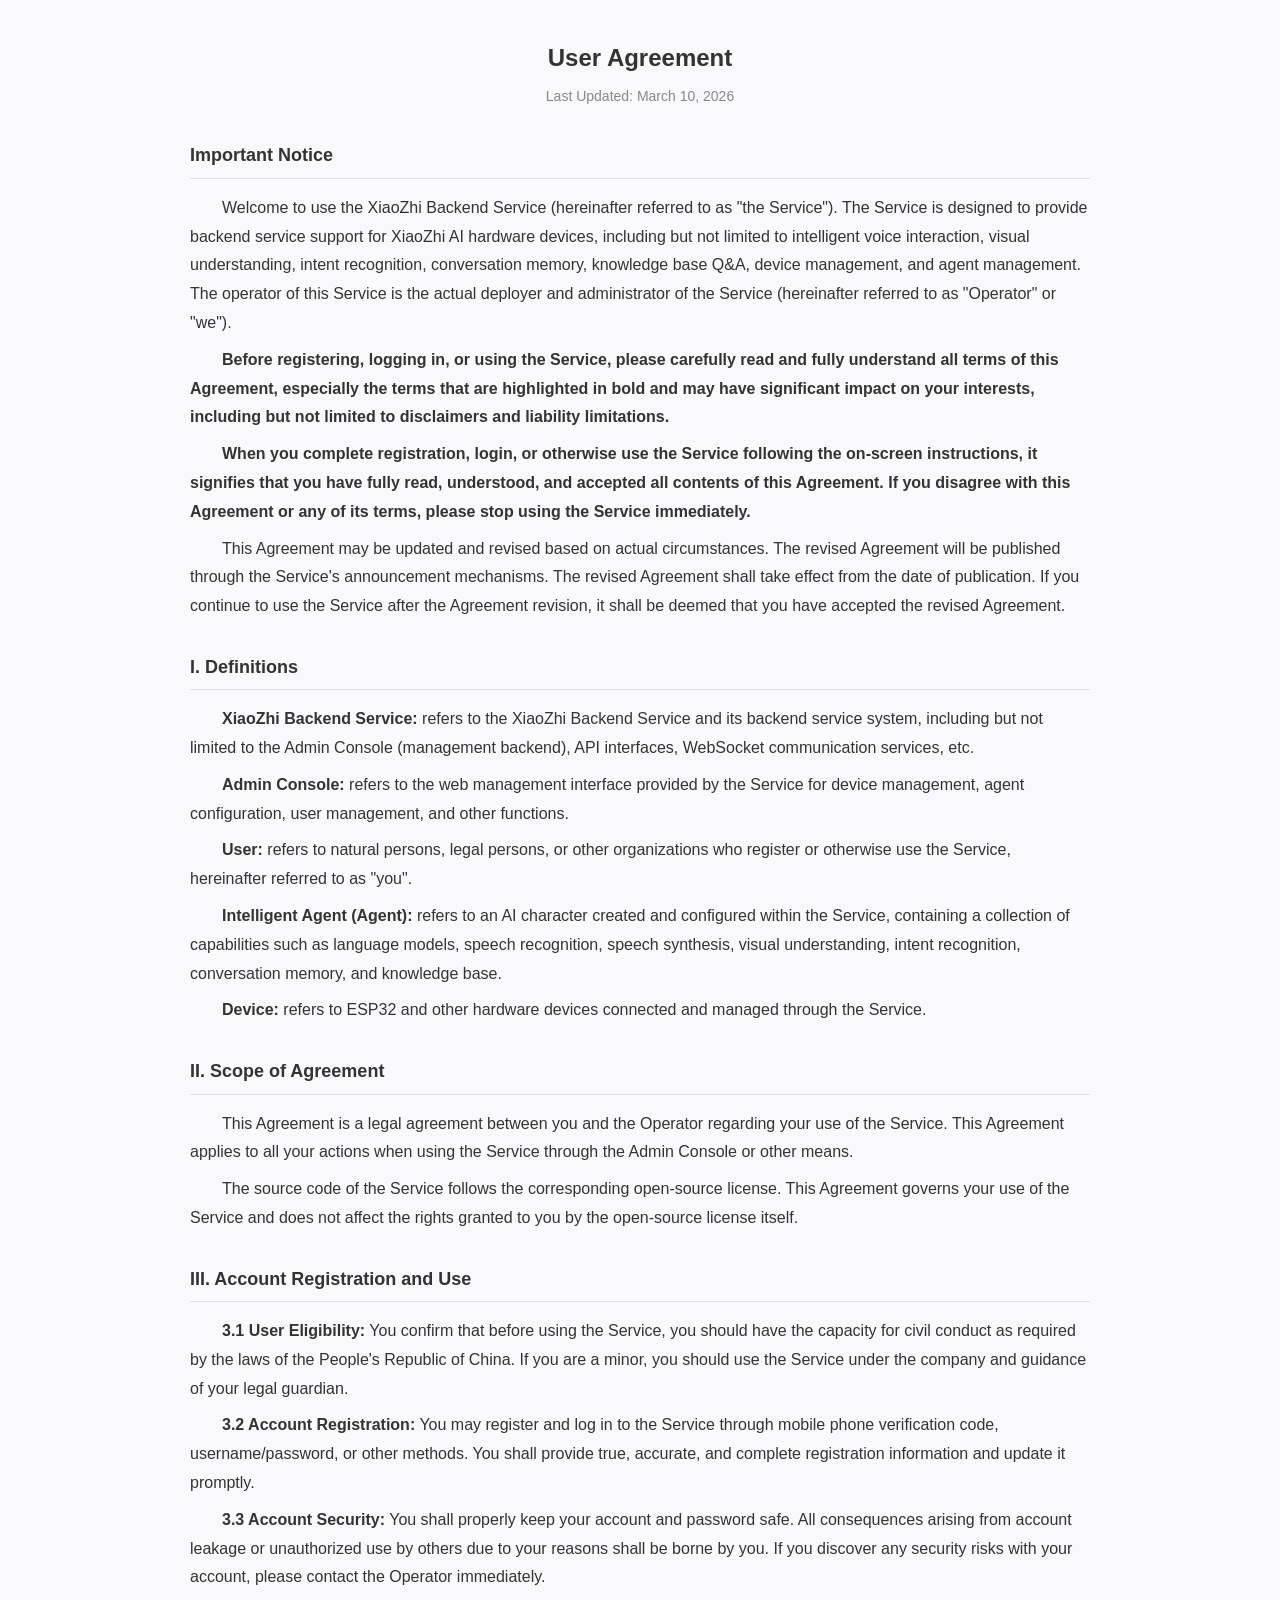
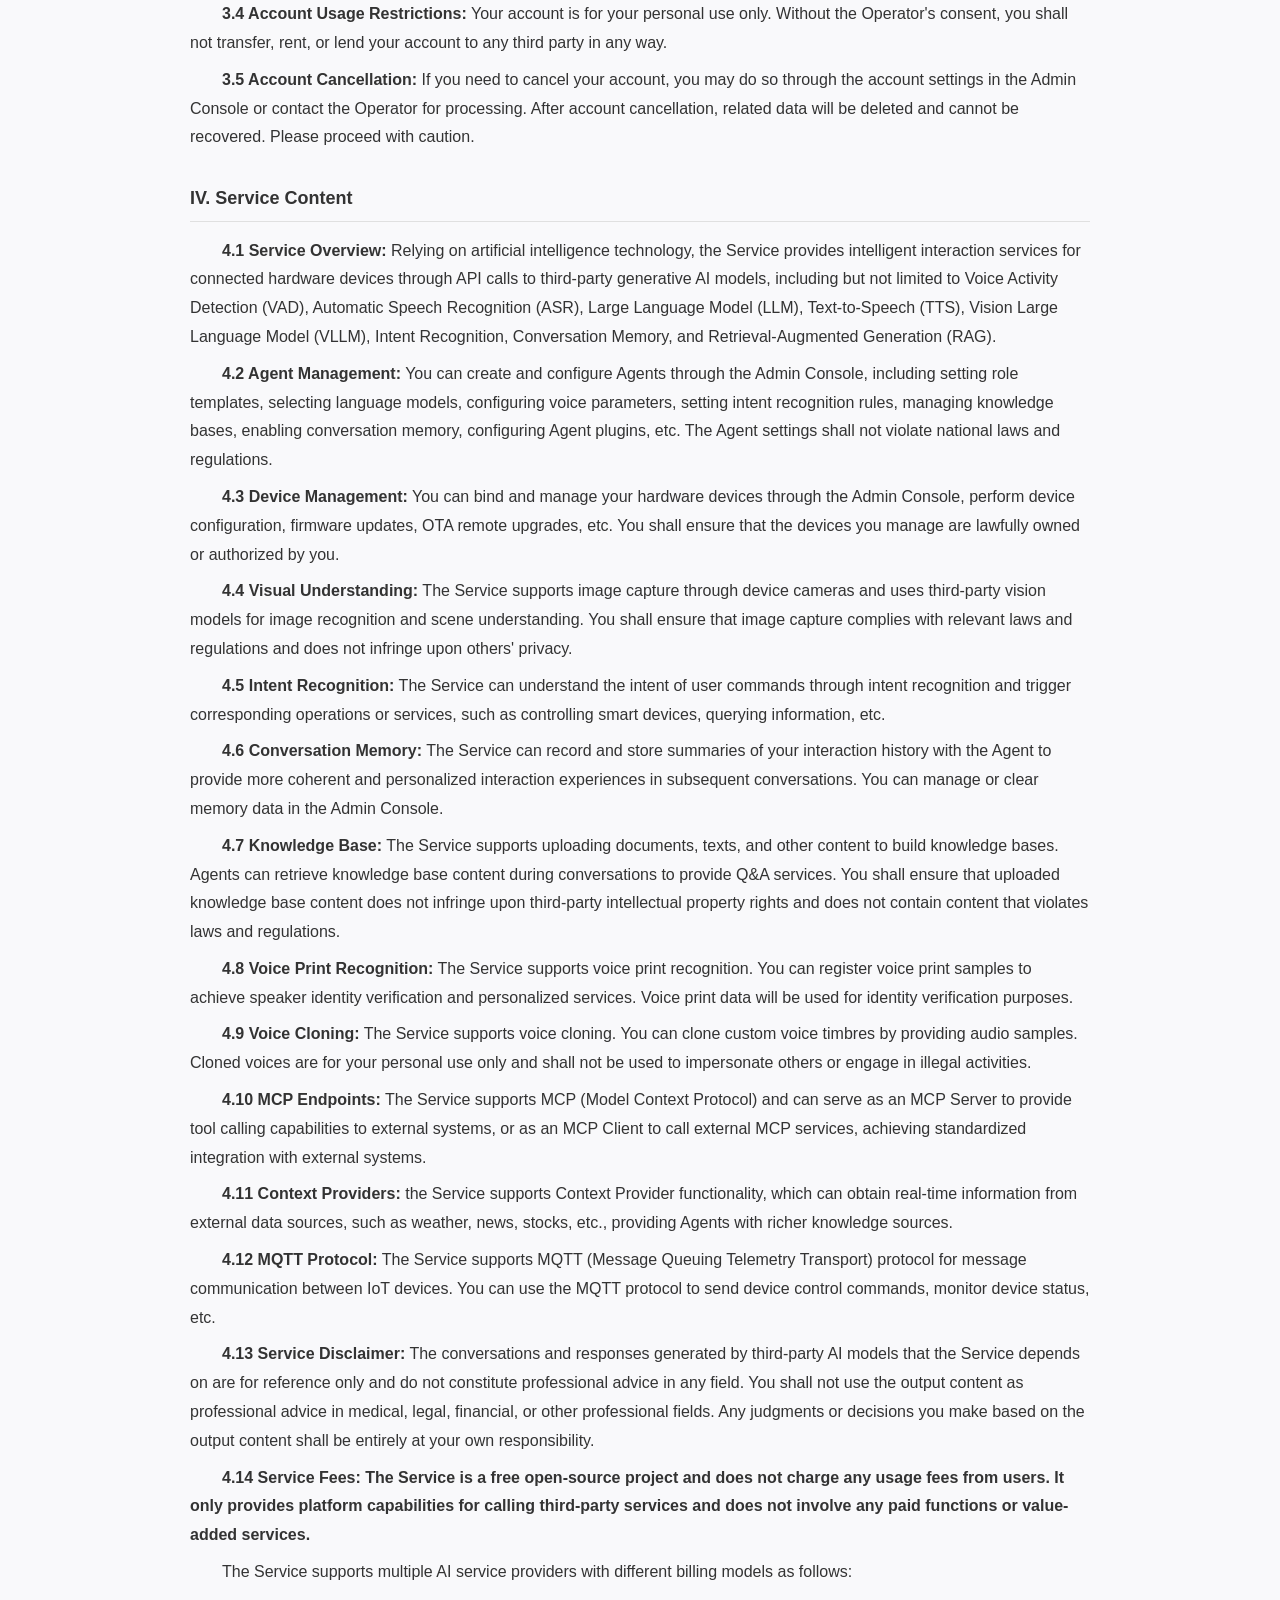
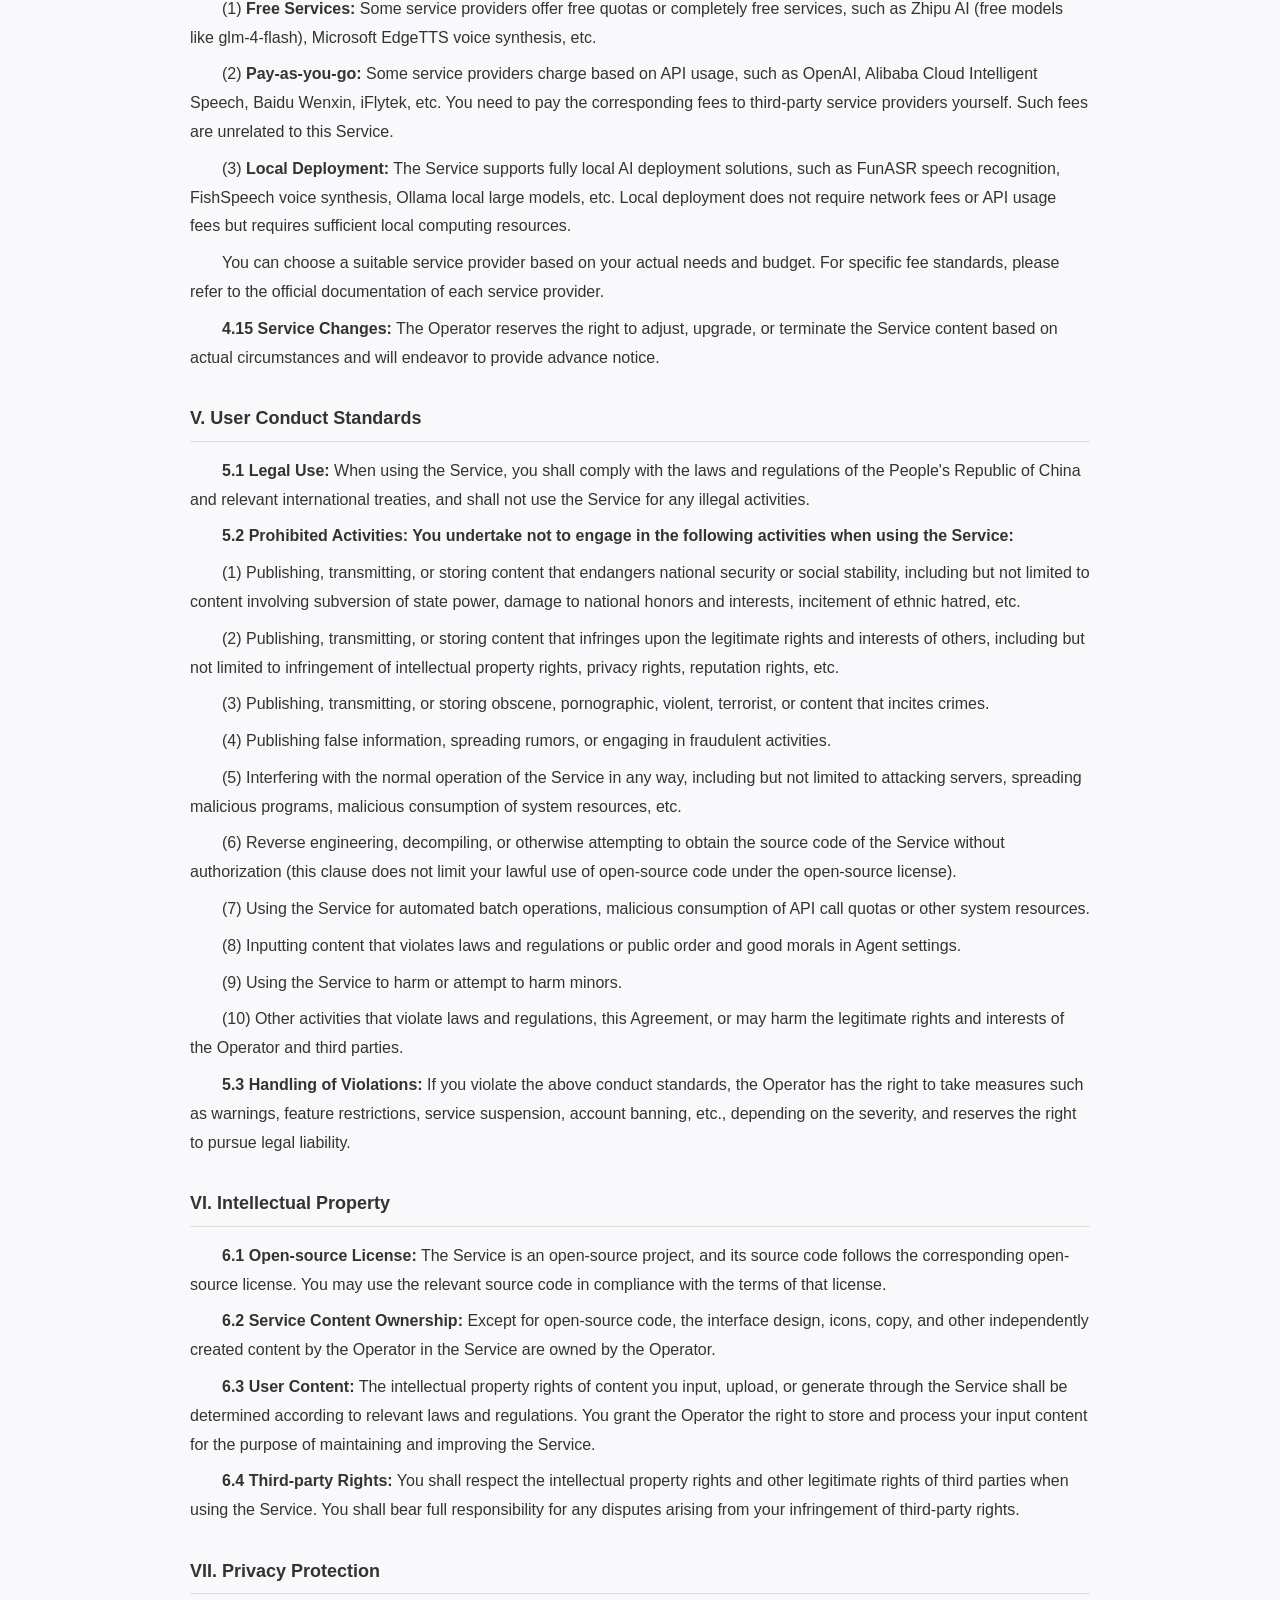
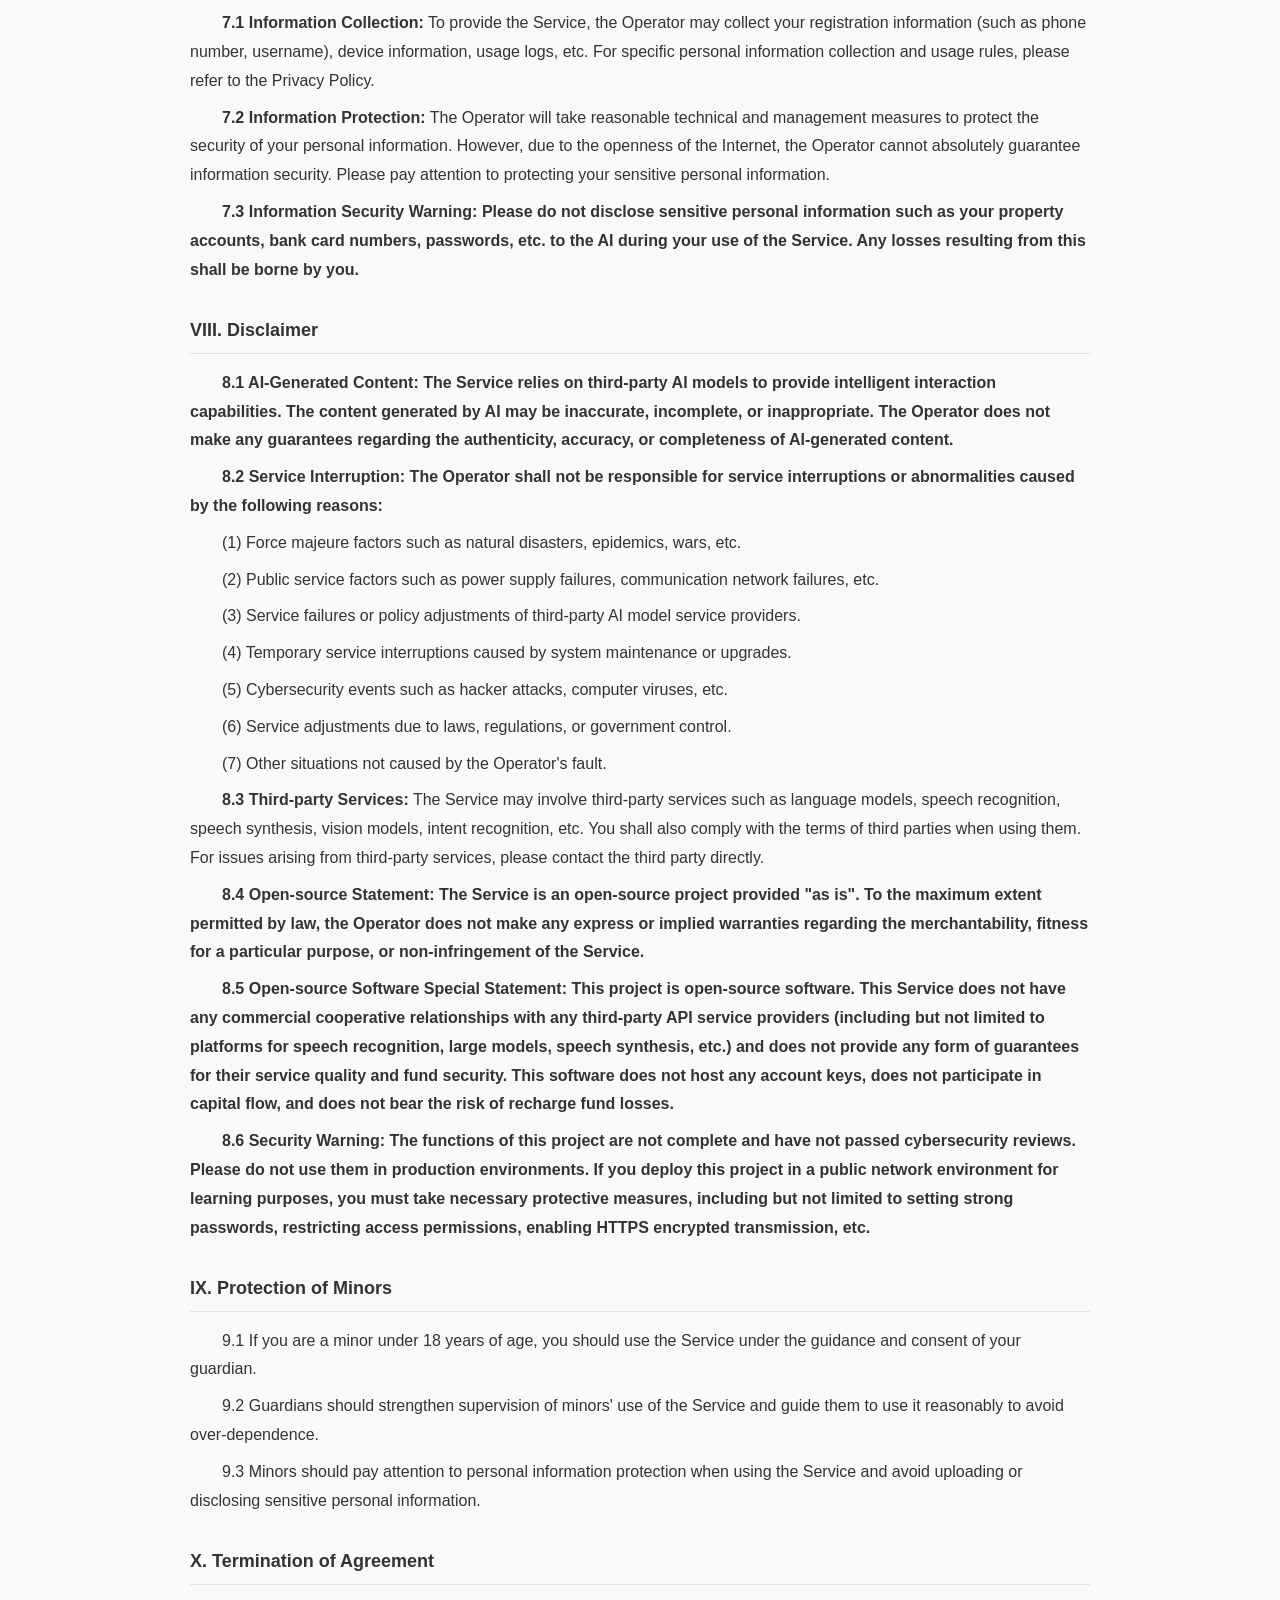
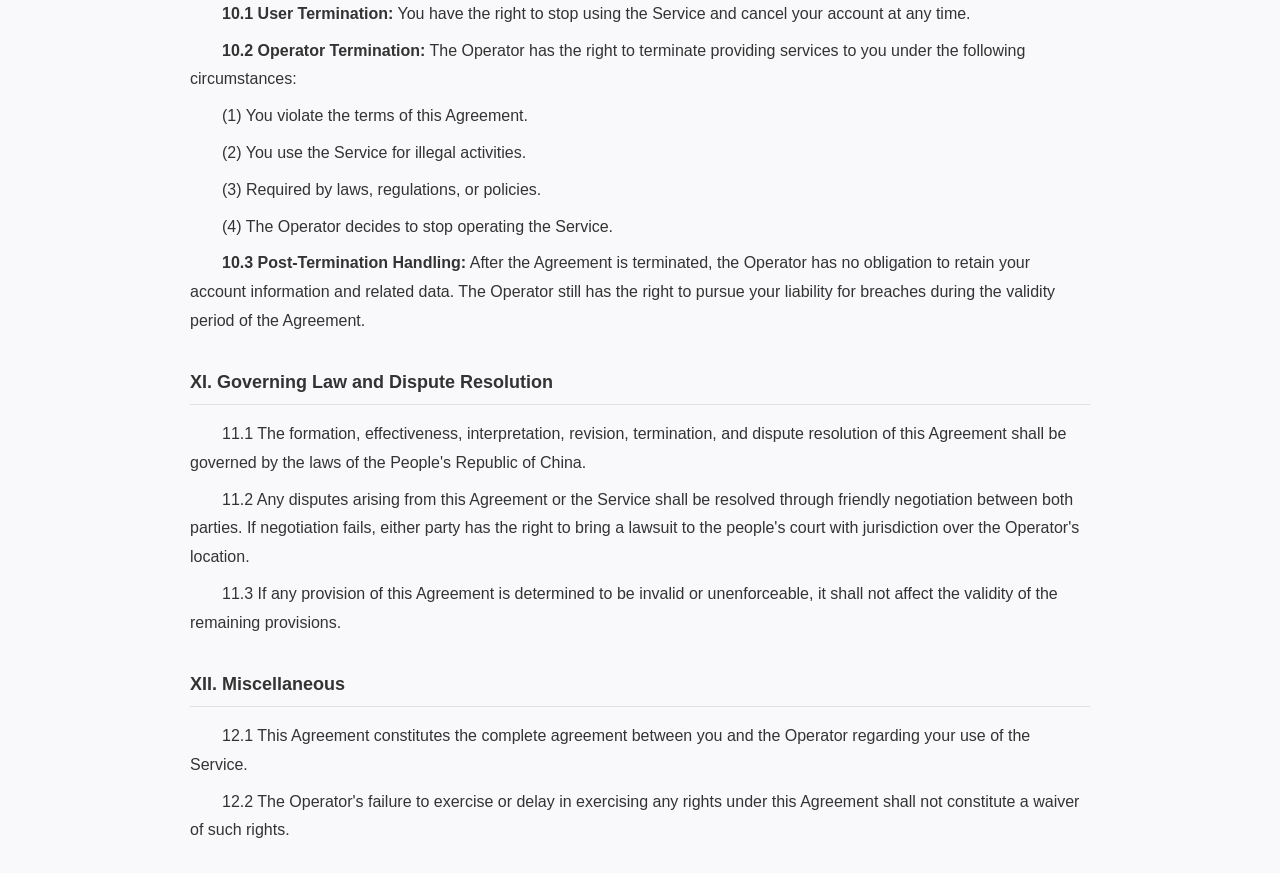
<file: server/main/manager-web/public/user-agreement-en.html>
<!DOCTYPE html>
<html lang="en">

<head>
    <meta charset="UTF-8">
    <meta name="viewport" content="width=device-width, initial-scale=1.0">
    <title>User Agreement - XiaoZhi Backend Service</title>
    <style>
        body {
            font-family: -apple-system, BlinkMacSystemFont, "Segoe UI", "PingFang SC", "Hiragino Sans GB", "Microsoft YaHei", sans-serif;
            line-height: 1.8;
            color: #333;
            max-width: 900px;
            margin: 0 auto;
            padding: 20px 30px;
            background: #f9f9fb;
        }

        h1 {
            text-align: center;
            font-size: 24px;
            margin-bottom: 5px;
        }

        h2 {
            font-size: 18px;
            margin-top: 30px;
            border-bottom: 1px solid #e0e0e0;
            padding-bottom: 6px;
        }

        p {
            margin: 8px 0;
            text-indent: 2em;
        }

        .update-date {
            text-align: center;
            color: #888;
            font-size: 14px;
            margin-bottom: 30px;
        }

        .bold {
            font-weight: bold;
        }
    </style>
</head>

<body>

    <h1>User Agreement</h1>
    <div class="update-date">Last Updated: March 10, 2026</div>

    <h2>Important Notice</h2>
    <p>Welcome to use the XiaoZhi Backend Service (hereinafter referred to as "the Service"). The Service is designed to
        provide backend service support for XiaoZhi AI hardware devices, including but not limited to intelligent voice
        interaction, visual understanding, intent recognition, conversation memory, knowledge base Q&A, device
        management, and agent management. The operator of this Service is the actual deployer and administrator of the
        Service (hereinafter referred to as "Operator" or "we").
    </p>
    <p class="bold">Before registering, logging in, or using the Service, please carefully read and fully understand all
        terms of this Agreement, especially the terms that are highlighted in bold and may have significant impact on
        your interests, including but not limited to disclaimers and liability limitations.</p>
    <p class="bold">When you complete registration, login, or otherwise use the Service following the on-screen
        instructions, it signifies that you have fully read, understood, and accepted all contents of this Agreement. If
        you disagree with this Agreement or any of its terms, please stop using the Service immediately.</p>
    <p>This Agreement may be updated and revised based on actual circumstances. The revised Agreement will be published
        through the Service's announcement mechanisms. The revised Agreement shall take effect from the date of
        publication. If you continue to use the Service after the Agreement revision, it shall be deemed that you have
        accepted the revised Agreement.</p>

    <h2>I. Definitions</h2>
    <p><span class="bold">XiaoZhi Backend Service:</span> refers to the XiaoZhi Backend Service and its backend service
        system, including but not limited to the Admin Console (management backend), API interfaces, WebSocket
        communication services, etc.
    </p>
    <p><span class="bold">Admin Console:</span> refers to the web management interface provided by the Service for
        device management, agent configuration, user management, and other functions.</p>
    <p><span class="bold">User:</span> refers to natural persons, legal persons, or other organizations who register or
        otherwise use the Service, hereinafter referred to as "you".</p>
    <p><span class="bold">Intelligent Agent (Agent):</span> refers to an AI character created and configured within the
        Service, containing a collection of capabilities such as language models, speech recognition, speech synthesis,
        visual understanding, intent recognition, conversation memory, and knowledge base.</p>
    <p><span class="bold">Device:</span> refers to ESP32 and other hardware devices connected and managed through the
        Service.</p>

    <h2>II. Scope of Agreement</h2>
    <p>This Agreement is a legal agreement between you and the Operator regarding your use of the Service. This
        Agreement applies to all your actions when using the Service through the Admin Console or other means.</p>
    <p>The source code of the Service follows the corresponding open-source license. This Agreement governs your use of
        the Service and does not affect the rights granted to you by the open-source license itself.</p>

    <h2>III. Account Registration and Use</h2>
    <p><span class="bold">3.1 User Eligibility:</span> You confirm that before using the Service, you should have the
        capacity for civil conduct as required by the laws of the People's Republic of China. If you are a minor, you
        should use the Service under the company and guidance of your legal guardian.</p>
    <p><span class="bold">3.2 Account Registration:</span> You may register and log in to the Service through mobile
        phone verification code, username/password, or other methods. You shall provide true, accurate, and complete
        registration information and update it promptly.</p>
    <p><span class="bold">3.3 Account Security:</span> You shall properly keep your account and password safe. All
        consequences arising from account leakage or unauthorized use by others due to your reasons shall be borne by
        you. If you discover any security risks with your account, please contact the Operator immediately.</p>
    <p><span class="bold">3.4 Account Usage Restrictions:</span> Your account is for your personal use only. Without the
        Operator's consent, you shall not transfer, rent, or lend your account to any third party in any way.</p>
    <p><span class="bold">3.5 Account Cancellation:</span> If you need to cancel your account, you may do so through the
        account settings in the Admin Console or contact the Operator for processing. After account cancellation,
        related data will be deleted and cannot be recovered. Please proceed with caution.</p>

    <h2>IV. Service Content</h2>
    <p><span class="bold">4.1 Service Overview:</span> Relying on artificial intelligence technology, the Service
        provides intelligent interaction services for connected hardware devices through API calls to third-party
        generative AI models, including but not limited to Voice Activity Detection (VAD), Automatic Speech Recognition
        (ASR), Large Language Model (LLM), Text-to-Speech (TTS), Vision Large Language Model (VLLM), Intent Recognition,
        Conversation Memory, and Retrieval-Augmented Generation (RAG).
    </p>
    <p><span class="bold">4.2 Agent Management:</span> You can create and configure Agents through the Admin Console,
        including setting role templates, selecting language models, configuring voice parameters, setting intent
        recognition rules, managing knowledge bases, enabling conversation memory, configuring Agent plugins, etc. The
        Agent settings shall not violate national laws and regulations.</p>
    <p><span class="bold">4.3 Device Management:</span> You can bind and manage your hardware devices through the Admin
        Console, perform device configuration, firmware updates, OTA remote upgrades, etc. You shall ensure that the
        devices you manage are lawfully owned or authorized by you.</p>
    <p><span class="bold">4.4 Visual Understanding:</span> The Service supports image capture through device cameras and
        uses third-party vision models for image recognition and scene understanding. You shall ensure that image
        capture complies with relevant laws and regulations and does not infringe upon others' privacy.</p>
    <p><span class="bold">4.5 Intent Recognition:</span> The Service can understand the intent of user commands through
        intent recognition and trigger corresponding operations or services, such as controlling smart devices, querying
        information, etc.</p>
    <p><span class="bold">4.6 Conversation Memory:</span> The Service can record and store summaries of your interaction
        history with the Agent to provide more coherent and personalized interaction experiences in subsequent
        conversations. You can manage or clear memory data in the Admin Console.</p>
    <p><span class="bold">4.7 Knowledge Base:</span> The Service supports uploading documents, texts, and other content
        to build knowledge bases. Agents can retrieve knowledge base content during conversations to provide Q&A
        services. You shall ensure that uploaded knowledge base content does not infringe upon third-party intellectual
        property rights and does not contain content that violates laws and regulations.</p>
    <p><span class="bold">4.8 Voice Print Recognition:</span> The Service supports voice print recognition. You can
        register voice print samples to achieve speaker identity verification and personalized services. Voice print
        data will be used for identity verification purposes.</p>
    <p><span class="bold">4.9 Voice Cloning:</span> The Service supports voice cloning. You can clone custom voice
        timbres by providing audio samples. Cloned voices are for your personal use only and shall not be used to
        impersonate others or engage in illegal activities.</p>
    <p><span class="bold">4.10 MCP Endpoints:</span> The Service supports MCP (Model Context Protocol) and can serve as
        an MCP Server to provide tool calling capabilities to external systems, or as an MCP Client to call external MCP
        services, achieving standardized integration with external systems.</p>
    <p><span class="bold">4.11 Context Providers:</span> the Service supports Context Provider functionality, which can
        obtain real-time information from external data sources, such as weather, news, stocks, etc., providing Agents
        with richer knowledge sources.</p>
    <p><span class="bold">4.12 MQTT Protocol:</span> The Service supports MQTT (Message Queuing Telemetry Transport)
        protocol for message communication between IoT devices. You can use the MQTT protocol to send device control
        commands, monitor device status, etc.</p>
    <p><span class="bold">4.13 Service Disclaimer:</span> The conversations and responses generated by third-party AI
        models that the Service depends on are for reference only and do not constitute professional advice in any
        field. You shall not use the output content as professional advice in medical, legal, financial, or other
        professional fields. Any judgments or decisions you make based on the output content shall be entirely at your
        own responsibility.</p>
    <p class="bold">4.14 Service Fees: The Service is a free open-source project and does not charge any usage fees from
        users. It only provides platform capabilities for calling third-party services and does not involve any paid
        functions or value-added services.</p>
    <p>The Service supports multiple AI service providers with different billing models as follows:</p>
    <p>(1) <span class="bold">Free Services:</span> Some service providers offer free quotas or completely free
        services, such as Zhipu AI (free models like glm-4-flash), Microsoft EdgeTTS voice synthesis, etc.</p>
    <p>(2) <span class="bold">Pay-as-you-go:</span> Some service providers charge based on API usage, such as OpenAI,
        Alibaba Cloud Intelligent Speech, Baidu Wenxin, iFlytek, etc. You need to pay the corresponding fees to
        third-party service providers yourself. Such fees are unrelated to this Service.</p>
    <p>(3) <span class="bold">Local Deployment:</span> The Service supports fully local AI deployment solutions, such as
        FunASR speech recognition, FishSpeech voice synthesis, Ollama local large models, etc. Local deployment does not
        require network fees or API usage fees but requires sufficient local computing resources.</p>
    <p>You can choose a suitable service provider based on your actual needs and budget. For specific fee standards,
        please refer to the official documentation of each service provider.</p>
    <p><span class="bold">4.15 Service Changes:</span> The Operator reserves the right to adjust, upgrade, or terminate
        the Service content based on actual circumstances and will endeavor to provide advance notice.</p>

    <h2>V. User Conduct Standards</h2>
    <p><span class="bold">5.1 Legal Use:</span> When using the Service, you shall comply with the laws and regulations
        of the People's Republic of China and relevant international treaties, and shall not use the Service for any
        illegal activities.</p>
    <p class="bold">5.2 Prohibited Activities: You undertake not to engage in the following activities when using the
        Service:</p>
    <p>(1) Publishing, transmitting, or storing content that endangers national security or social stability, including
        but not limited to content involving subversion of state power, damage to national honors and interests,
        incitement of ethnic hatred, etc.</p>
    <p>(2) Publishing, transmitting, or storing content that infringes upon the legitimate rights and interests of
        others, including but not limited to infringement of intellectual property rights, privacy rights, reputation
        rights, etc.</p>
    <p>(3) Publishing, transmitting, or storing obscene, pornographic, violent, terrorist, or content that incites
        crimes.</p>
    <p>(4) Publishing false information, spreading rumors, or engaging in fraudulent activities.</p>
    <p>(5) Interfering with the normal operation of the Service in any way, including but not limited to attacking
        servers, spreading malicious programs, malicious consumption of system resources, etc.</p>
    <p>(6) Reverse engineering, decompiling, or otherwise attempting to obtain the source code of the Service without
        authorization (this clause does not limit your lawful use of open-source code under the open-source license).
    </p>
    <p>(7) Using the Service for automated batch operations, malicious consumption of API call quotas or other system
        resources.</p>
    <p>(8) Inputting content that violates laws and regulations or public order and good morals in Agent settings.</p>
    <p>(9) Using the Service to harm or attempt to harm minors.</p>
    <p>(10) Other activities that violate laws and regulations, this Agreement, or may harm the legitimate rights and
        interests of the Operator and third parties.</p>
    <p><span class="bold">5.3 Handling of Violations:</span> If you violate the above conduct standards, the Operator
        has the right to take measures such as warnings, feature restrictions, service suspension, account banning,
        etc., depending on the severity, and reserves the right to pursue legal liability.</p>

    <h2>VI. Intellectual Property</h2>
    <p><span class="bold">6.1 Open-source License:</span> The Service is an open-source project, and its source code
        follows the corresponding open-source license. You may use the relevant source code in compliance with the terms
        of that license.</p>
    <p><span class="bold">6.2 Service Content Ownership:</span> Except for open-source code, the interface design,
        icons, copy, and other independently created content by the Operator in the Service are owned by the Operator.
    </p>
    <p><span class="bold">6.3 User Content:</span> The intellectual property rights of content you input, upload, or
        generate through the Service shall be determined according to relevant laws and regulations. You grant the
        Operator the right to store and process your input content for the purpose of maintaining and improving the
        Service.</p>
    <p><span class="bold">6.4 Third-party Rights:</span> You shall respect the intellectual property rights and other
        legitimate rights of third parties when using the Service. You shall bear full responsibility for any disputes
        arising from your infringement of third-party rights.</p>

    <h2>VII. Privacy Protection</h2>
    <p><span class="bold">7.1 Information Collection:</span> To provide the Service, the Operator may collect your
        registration information (such as phone number, username), device information, usage logs, etc. For specific
        personal information collection and usage rules, please refer to the Privacy Policy.</p>
    <p><span class="bold">7.2 Information Protection:</span> The Operator will take reasonable technical and management
        measures to protect the security of your personal information. However, due to the openness of the Internet, the
        Operator cannot absolutely guarantee information security. Please pay attention to protecting your sensitive
        personal information.</p>
    <p class="bold">7.3 Information Security Warning: Please do not disclose sensitive personal information such as your
        property accounts, bank card numbers, passwords, etc. to the AI during your use of the Service. Any losses
        resulting from this shall be borne by you.</p>

    <h2>VIII. Disclaimer</h2>
    <p class="bold">8.1 AI-Generated Content: The Service relies on third-party AI models to provide intelligent
        interaction capabilities. The content generated by AI may be inaccurate, incomplete, or inappropriate. The
        Operator does not make any guarantees regarding the authenticity, accuracy, or completeness of AI-generated
        content.</p>
    <p class="bold">8.2 Service Interruption: The Operator shall not be responsible for service interruptions or
        abnormalities caused by the following reasons:</p>
    <p>(1) Force majeure factors such as natural disasters, epidemics, wars, etc.</p>
    <p>(2) Public service factors such as power supply failures, communication network failures, etc.</p>
    <p>(3) Service failures or policy adjustments of third-party AI model service providers.</p>
    <p>(4) Temporary service interruptions caused by system maintenance or upgrades.</p>
    <p>(5) Cybersecurity events such as hacker attacks, computer viruses, etc.</p>
    <p>(6) Service adjustments due to laws, regulations, or government control.</p>
    <p>(7) Other situations not caused by the Operator's fault.</p>
    <p><span class="bold">8.3 Third-party Services:</span> The Service may involve third-party services such as language
        models, speech recognition, speech synthesis, vision models, intent recognition, etc. You shall also comply with
        the terms of third parties when using them. For issues arising from third-party services, please contact the
        third party directly.</p>
    <p class="bold">8.4 Open-source Statement: The Service is an open-source project provided "as is". To the maximum
        extent permitted by law, the Operator does not make any express or implied warranties regarding the
        merchantability, fitness for a particular purpose, or non-infringement of the Service.</p>
    <p class="bold">8.5 Open-source Software Special Statement: This project is open-source software. This Service does
        not have any commercial cooperative relationships with any third-party API service providers (including but not
        limited to platforms for speech recognition, large models, speech synthesis, etc.) and does not provide any form
        of guarantees for their service quality and fund security. This software does not host any account keys, does
        not participate in capital flow, and does not bear the risk of recharge fund losses.</p>
    <p class="bold">8.6 Security Warning: The functions of this project are not complete and have not passed
        cybersecurity reviews. Please do not use them in production environments. If you deploy this project in a public
        network environment for learning purposes, you must take necessary protective measures, including but not
        limited to setting strong passwords, restricting access permissions, enabling HTTPS encrypted transmission, etc.
    </p>

    <h2>IX. Protection of Minors</h2>
    <p>9.1 If you are a minor under 18 years of age, you should use the Service under the guidance and consent of your
        guardian.</p>
    <p>9.2 Guardians should strengthen supervision of minors' use of the Service and guide them to use it reasonably to
        avoid over-dependence.</p>
    <p>9.3 Minors should pay attention to personal information protection when using the Service and avoid uploading or
        disclosing sensitive personal information.</p>

    <h2>X. Termination of Agreement</h2>
    <p><span class="bold">10.1 User Termination:</span> You have the right to stop using the Service and cancel your
        account at any time.</p>
    <p><span class="bold">10.2 Operator Termination:</span> The Operator has the right to terminate providing services
        to you under the following circumstances:</p>
    <p>(1) You violate the terms of this Agreement.</p>
    <p>(2) You use the Service for illegal activities.</p>
    <p>(3) Required by laws, regulations, or policies.</p>
    <p>(4) The Operator decides to stop operating the Service.</p>
    <p><span class="bold">10.3 Post-Termination Handling:</span> After the Agreement is terminated, the Operator has no
        obligation to retain your account information and related data. The Operator still has the right to pursue your
        liability for breaches during the validity period of the Agreement.</p>

    <h2>XI. Governing Law and Dispute Resolution</h2>
    <p>11.1 The formation, effectiveness, interpretation, revision, termination, and dispute resolution of this
        Agreement shall be governed by the laws of the People's Republic of China.</p>
    <p>11.2 Any disputes arising from this Agreement or the Service shall be resolved through friendly negotiation
        between both parties. If negotiation fails, either party has the right to bring a lawsuit to the people's court
        with jurisdiction over the Operator's location.</p>
    <p>11.3 If any provision of this Agreement is determined to be invalid or unenforceable, it shall not affect the
        validity of the remaining provisions.</p>

    <h2>XII. Miscellaneous</h2>
    <p>12.1 This Agreement constitutes the complete agreement between you and the Operator regarding your use of the
        Service.</p>
    <p>12.2 The Operator's failure to exercise or delay in exercising any rights under this Agreement shall not
        constitute a waiver of such rights.</p>

</body>

</html>
</file>
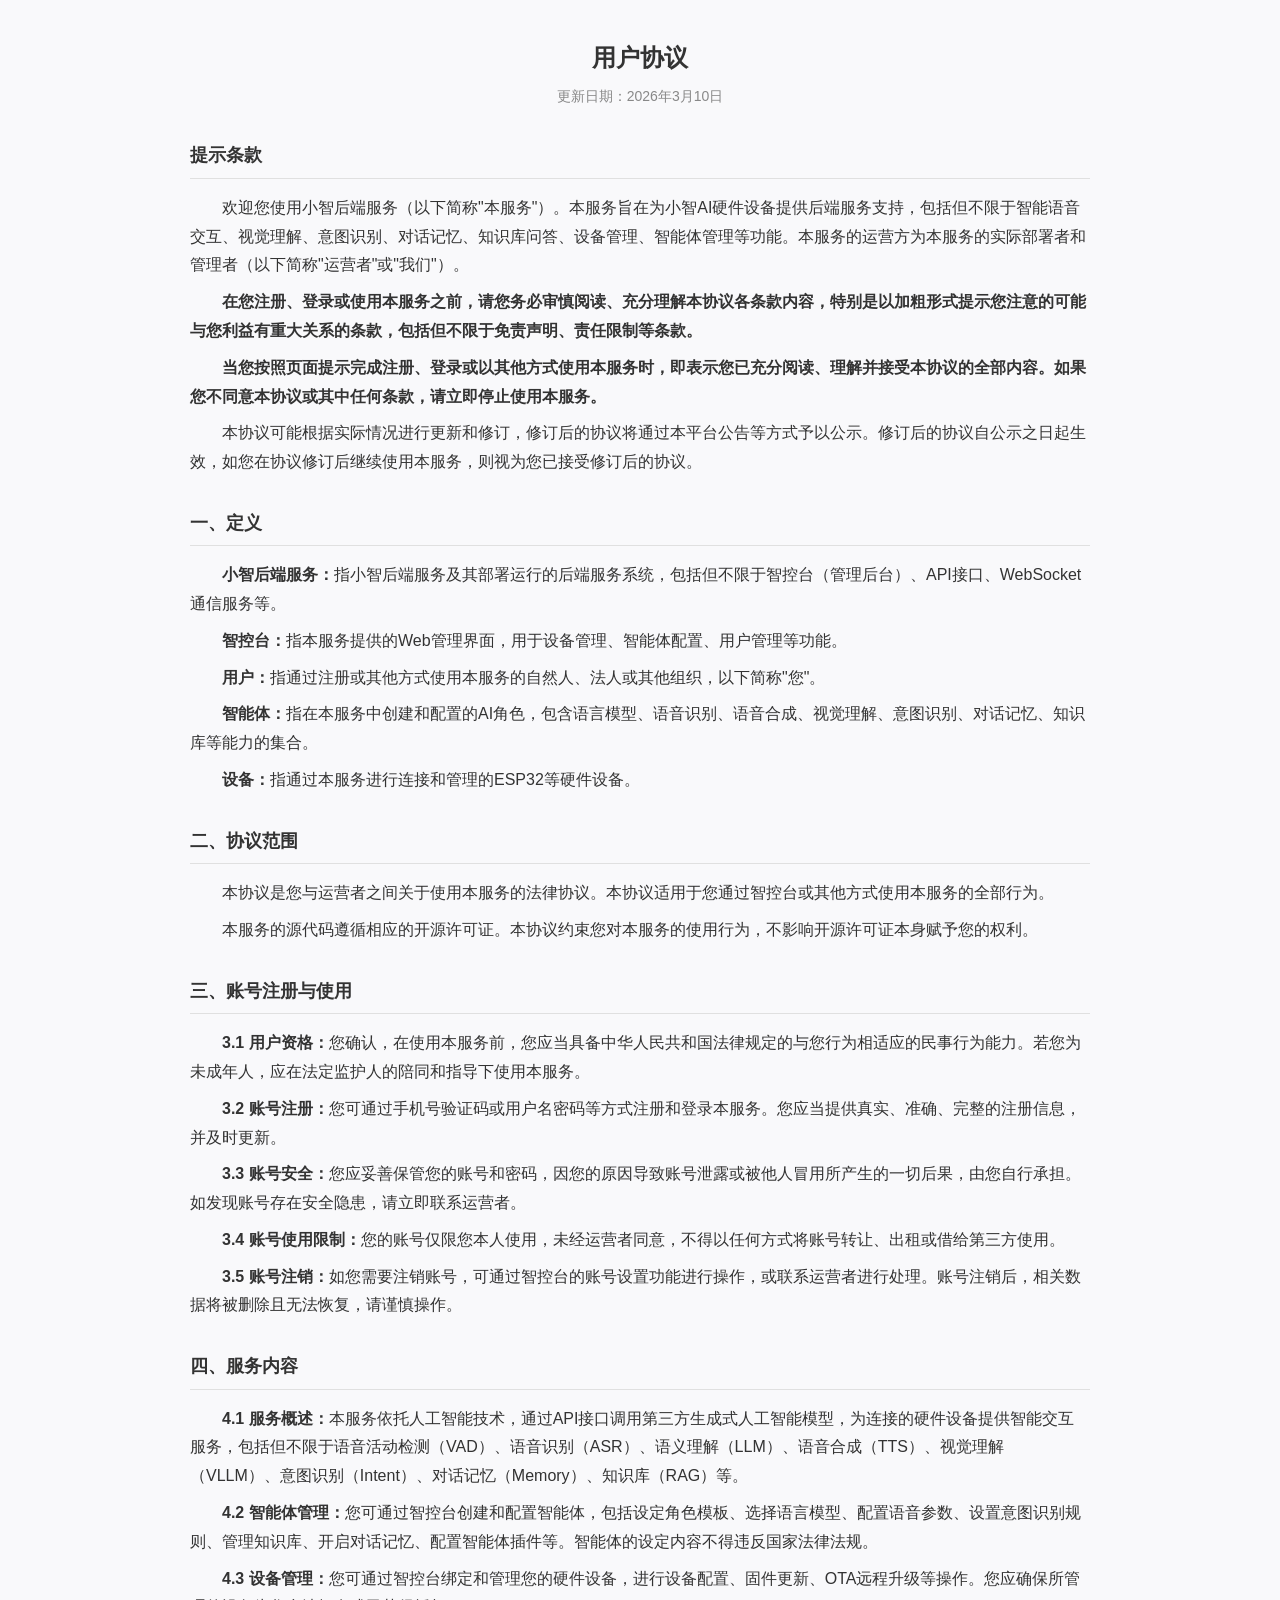
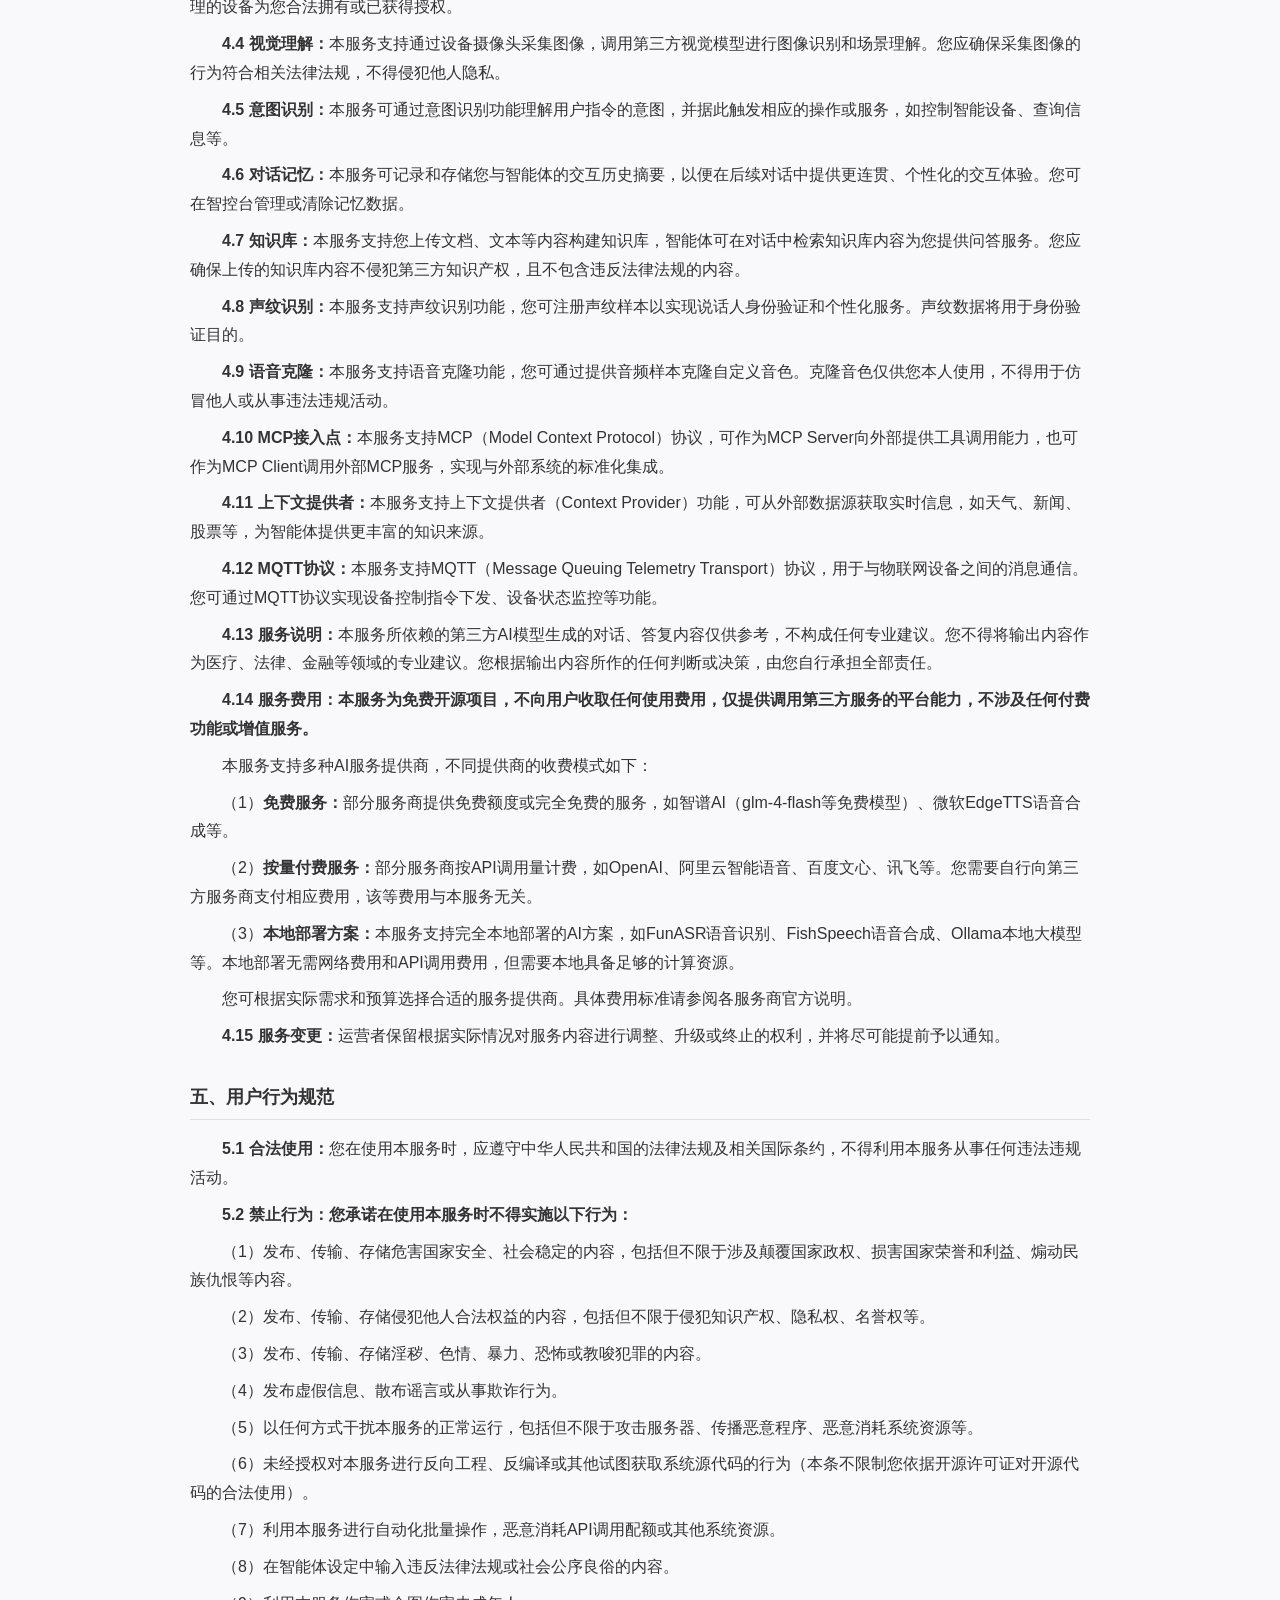
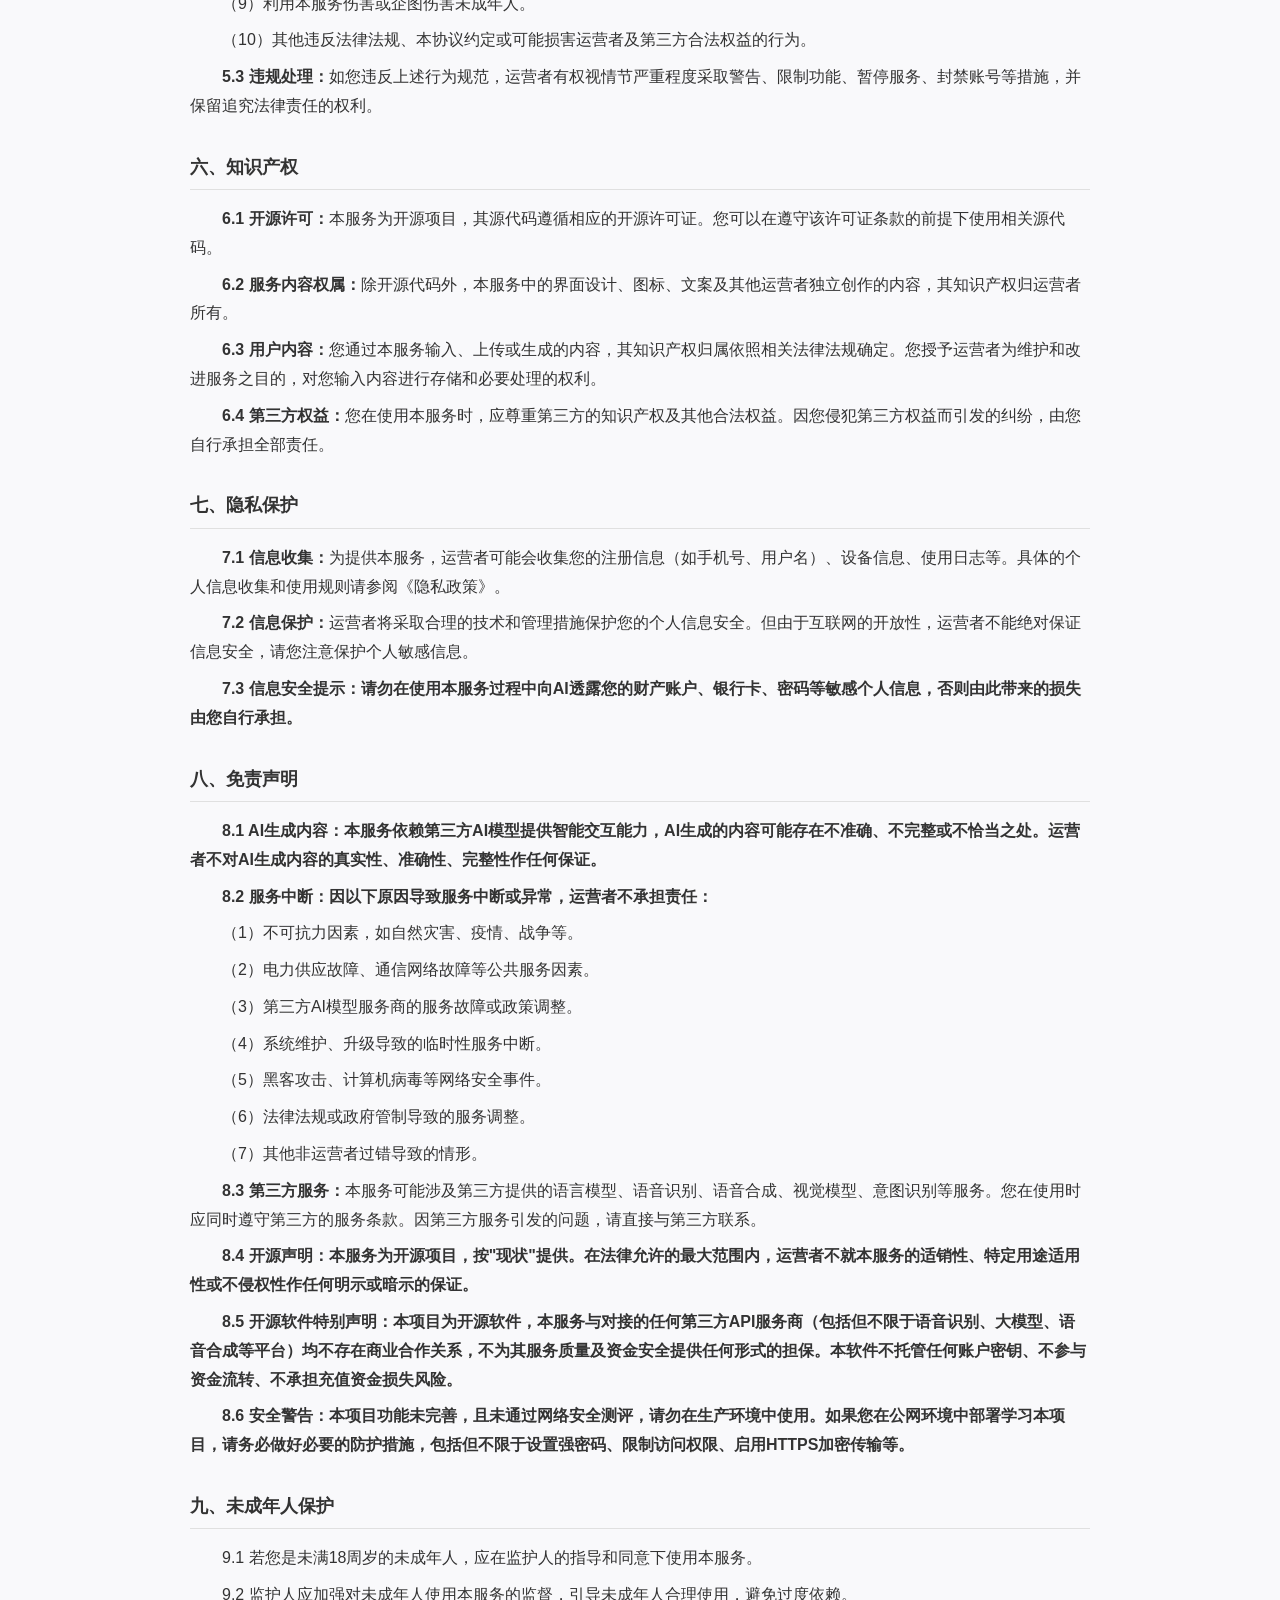
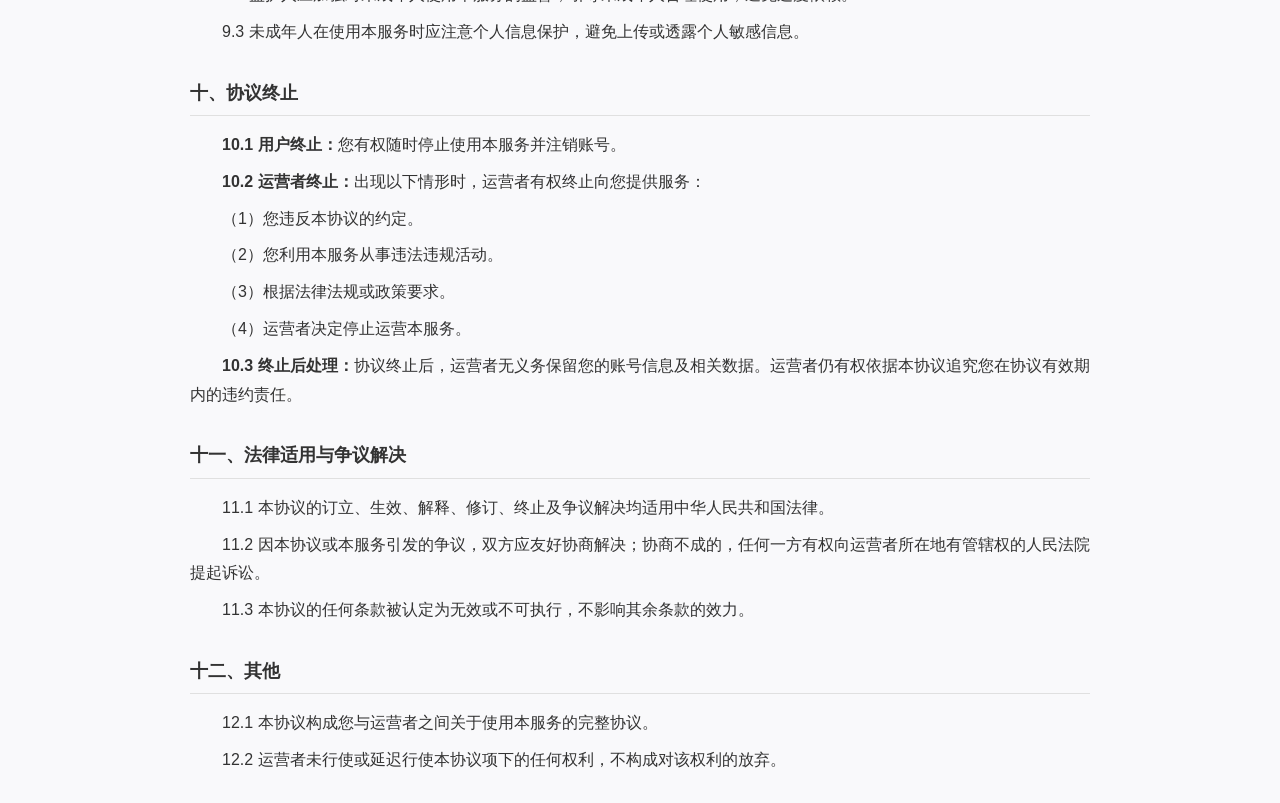
<file: server/main/manager-web/public/user-agreement.html>
<!DOCTYPE html>
<html lang="zh-CN">

<head>
    <meta charset="UTF-8">
    <meta name="viewport" content="width=device-width, initial-scale=1.0">
    <title>用户协议 - 小智后端服务</title>
    <style>
        body {
            font-family: -apple-system, BlinkMacSystemFont, "Segoe UI", "PingFang SC", "Hiragino Sans GB", "Microsoft YaHei", sans-serif;
            line-height: 1.8;
            color: #333;
            max-width: 900px;
            margin: 0 auto;
            padding: 20px 30px;
            background: #f9f9fb;
        }

        h1 {
            text-align: center;
            font-size: 24px;
            margin-bottom: 5px;
        }

        h2 {
            font-size: 18px;
            margin-top: 30px;
            border-bottom: 1px solid #e0e0e0;
            padding-bottom: 6px;
        }

        p {
            margin: 8px 0;
            text-indent: 2em;
        }

        .update-date {
            text-align: center;
            color: #888;
            font-size: 14px;
            margin-bottom: 30px;
        }

        .bold {
            font-weight: bold;
        }
    </style>
</head>

<body>

    <h1>用户协议</h1>
    <div class="update-date">更新日期：2026年3月10日</div>

    <h2>提示条款</h2>
    <p>欢迎您使用小智后端服务（以下简称"本服务"）。本服务旨在为小智AI硬件设备提供后端服务支持，包括但不限于智能语音交互、视觉理解、意图识别、对话记忆、知识库问答、设备管理、智能体管理等功能。本服务的运营方为本服务的实际部署者和管理者（以下简称"运营者"或"我们"）。
    </p>
    <p class="bold">在您注册、登录或使用本服务之前，请您务必审慎阅读、充分理解本协议各条款内容，特别是以加粗形式提示您注意的可能与您利益有重大关系的条款，包括但不限于免责声明、责任限制等条款。</p>
    <p class="bold">当您按照页面提示完成注册、登录或以其他方式使用本服务时，即表示您已充分阅读、理解并接受本协议的全部内容。如果您不同意本协议或其中任何条款，请立即停止使用本服务。</p>
    <p>本协议可能根据实际情况进行更新和修订，修订后的协议将通过本平台公告等方式予以公示。修订后的协议自公示之日起生效，如您在协议修订后继续使用本服务，则视为您已接受修订后的协议。</p>

    <h2>一、定义</h2>
    <p><span class="bold">小智后端服务：</span>指小智后端服务及其部署运行的后端服务系统，包括但不限于智控台（管理后台）、API接口、WebSocket通信服务等。
    </p>
    <p><span class="bold">智控台：</span>指本服务提供的Web管理界面，用于设备管理、智能体配置、用户管理等功能。</p>
    <p><span class="bold">用户：</span>指通过注册或其他方式使用本服务的自然人、法人或其他组织，以下简称"您"。</p>
    <p><span class="bold">智能体：</span>指在本服务中创建和配置的AI角色，包含语言模型、语音识别、语音合成、视觉理解、意图识别、对话记忆、知识库等能力的集合。</p>
    <p><span class="bold">设备：</span>指通过本服务进行连接和管理的ESP32等硬件设备。</p>

    <h2>二、协议范围</h2>
    <p>本协议是您与运营者之间关于使用本服务的法律协议。本协议适用于您通过智控台或其他方式使用本服务的全部行为。</p>
    <p>本服务的源代码遵循相应的开源许可证。本协议约束您对本服务的使用行为，不影响开源许可证本身赋予您的权利。</p>

    <h2>三、账号注册与使用</h2>
    <p><span class="bold">3.1 用户资格：</span>您确认，在使用本服务前，您应当具备中华人民共和国法律规定的与您行为相适应的民事行为能力。若您为未成年人，应在法定监护人的陪同和指导下使用本服务。</p>
    <p><span class="bold">3.2 账号注册：</span>您可通过手机号验证码或用户名密码等方式注册和登录本服务。您应当提供真实、准确、完整的注册信息，并及时更新。</p>
    <p><span class="bold">3.3 账号安全：</span>您应妥善保管您的账号和密码，因您的原因导致账号泄露或被他人冒用所产生的一切后果，由您自行承担。如发现账号存在安全隐患，请立即联系运营者。</p>
    <p><span class="bold">3.4 账号使用限制：</span>您的账号仅限您本人使用，未经运营者同意，不得以任何方式将账号转让、出租或借给第三方使用。</p>
    <p><span class="bold">3.5 账号注销：</span>如您需要注销账号，可通过智控台的账号设置功能进行操作，或联系运营者进行处理。账号注销后，相关数据将被删除且无法恢复，请谨慎操作。</p>

    <h2>四、服务内容</h2>
    <p><span class="bold">4.1
            服务概述：</span>本服务依托人工智能技术，通过API接口调用第三方生成式人工智能模型，为连接的硬件设备提供智能交互服务，包括但不限于语音活动检测（VAD）、语音识别（ASR）、语义理解（LLM）、语音合成（TTS）、视觉理解（VLLM）、意图识别（Intent）、对话记忆（Memory）、知识库（RAG）等。
    </p>
    <p><span class="bold">4.2
            智能体管理：</span>您可通过智控台创建和配置智能体，包括设定角色模板、选择语言模型、配置语音参数、设置意图识别规则、管理知识库、开启对话记忆、配置智能体插件等。智能体的设定内容不得违反国家法律法规。</p>
    <p><span class="bold">4.3 设备管理：</span>您可通过智控台绑定和管理您的硬件设备，进行设备配置、固件更新、OTA远程升级等操作。您应确保所管理的设备为您合法拥有或已获得授权。</p>
    <p><span class="bold">4.4 视觉理解：</span>本服务支持通过设备摄像头采集图像，调用第三方视觉模型进行图像识别和场景理解。您应确保采集图像的行为符合相关法律法规，不得侵犯他人隐私。</p>
    <p><span class="bold">4.5 意图识别：</span>本服务可通过意图识别功能理解用户指令的意图，并据此触发相应的操作或服务，如控制智能设备、查询信息等。</p>
    <p><span class="bold">4.6 对话记忆：</span>本服务可记录和存储您与智能体的交互历史摘要，以便在后续对话中提供更连贯、个性化的交互体验。您可在智控台管理或清除记忆数据。</p>
    <p><span class="bold">4.7
            知识库：</span>本服务支持您上传文档、文本等内容构建知识库，智能体可在对话中检索知识库内容为您提供问答服务。您应确保上传的知识库内容不侵犯第三方知识产权，且不包含违反法律法规的内容。</p>
    <p><span class="bold">4.8 声纹识别：</span>本服务支持声纹识别功能，您可注册声纹样本以实现说话人身份验证和个性化服务。声纹数据将用于身份验证目的。</p>
    <p><span class="bold">4.9 语音克隆：</span>本服务支持语音克隆功能，您可通过提供音频样本克隆自定义音色。克隆音色仅供您本人使用，不得用于仿冒他人或从事违法违规活动。</p>
    <p><span class="bold">4.10 MCP接入点：</span>本服务支持MCP（Model Context Protocol）协议，可作为MCP Server向外部提供工具调用能力，也可作为MCP
        Client调用外部MCP服务，实现与外部系统的标准化集成。</p>
    <p><span class="bold">4.11 上下文提供者：</span>本服务支持上下文提供者（Context Provider）功能，可从外部数据源获取实时信息，如天气、新闻、股票等，为智能体提供更丰富的知识来源。
    </p>
    <p><span class="bold">4.12 MQTT协议：</span>本服务支持MQTT（Message Queuing Telemetry
        Transport）协议，用于与物联网设备之间的消息通信。您可通过MQTT协议实现设备控制指令下发、设备状态监控等功能。</p>
    <p><span class="bold">4.13
            服务说明：</span>本服务所依赖的第三方AI模型生成的对话、答复内容仅供参考，不构成任何专业建议。您不得将输出内容作为医疗、法律、金融等领域的专业建议。您根据输出内容所作的任何判断或决策，由您自行承担全部责任。
    </p>
    <p class="bold">4.14 服务费用：本服务为免费开源项目，不向用户收取任何使用费用，仅提供调用第三方服务的平台能力，不涉及任何付费功能或增值服务。</p>
    <p>本服务支持多种AI服务提供商，不同提供商的收费模式如下：</p>
    <p>（1）<span class="bold">免费服务：</span>部分服务商提供免费额度或完全免费的服务，如智谱AI（glm-4-flash等免费模型）、微软EdgeTTS语音合成等。</p>
    <p>（2）<span class="bold">按量付费服务：</span>部分服务商按API调用量计费，如OpenAI、阿里云智能语音、百度文心、讯飞等。您需要自行向第三方服务商支付相应费用，该等费用与本服务无关。</p>
    <p>（3）<span
            class="bold">本地部署方案：</span>本服务支持完全本地部署的AI方案，如FunASR语音识别、FishSpeech语音合成、Ollama本地大模型等。本地部署无需网络费用和API调用费用，但需要本地具备足够的计算资源。
    </p>
    <p>您可根据实际需求和预算选择合适的服务提供商。具体费用标准请参阅各服务商官方说明。</p>
    <p><span class="bold">4.15 服务变更：</span>运营者保留根据实际情况对服务内容进行调整、升级或终止的权利，并将尽可能提前予以通知。</p>

    <h2>五、用户行为规范</h2>
    <p><span class="bold">5.1 合法使用：</span>您在使用本服务时，应遵守中华人民共和国的法律法规及相关国际条约，不得利用本服务从事任何违法违规活动。</p>
    <p class="bold">5.2 禁止行为：您承诺在使用本服务时不得实施以下行为：</p>
    <p>（1）发布、传输、存储危害国家安全、社会稳定的内容，包括但不限于涉及颠覆国家政权、损害国家荣誉和利益、煽动民族仇恨等内容。</p>
    <p>（2）发布、传输、存储侵犯他人合法权益的内容，包括但不限于侵犯知识产权、隐私权、名誉权等。</p>
    <p>（3）发布、传输、存储淫秽、色情、暴力、恐怖或教唆犯罪的内容。</p>
    <p>（4）发布虚假信息、散布谣言或从事欺诈行为。</p>
    <p>（5）以任何方式干扰本服务的正常运行，包括但不限于攻击服务器、传播恶意程序、恶意消耗系统资源等。</p>
    <p>（6）未经授权对本服务进行反向工程、反编译或其他试图获取系统源代码的行为（本条不限制您依据开源许可证对开源代码的合法使用）。</p>
    <p>（7）利用本服务进行自动化批量操作，恶意消耗API调用配额或其他系统资源。</p>
    <p>（8）在智能体设定中输入违反法律法规或社会公序良俗的内容。</p>
    <p>（9）利用本服务伤害或企图伤害未成年人。</p>
    <p>（10）其他违反法律法规、本协议约定或可能损害运营者及第三方合法权益的行为。</p>
    <p><span class="bold">5.3 违规处理：</span>如您违反上述行为规范，运营者有权视情节严重程度采取警告、限制功能、暂停服务、封禁账号等措施，并保留追究法律责任的权利。</p>

    <h2>六、知识产权</h2>
    <p><span class="bold">6.1 开源许可：</span>本服务为开源项目，其源代码遵循相应的开源许可证。您可以在遵守该许可证条款的前提下使用相关源代码。</p>
    <p><span class="bold">6.2 服务内容权属：</span>除开源代码外，本服务中的界面设计、图标、文案及其他运营者独立创作的内容，其知识产权归运营者所有。</p>
    <p><span class="bold">6.3 用户内容：</span>您通过本服务输入、上传或生成的内容，其知识产权归属依照相关法律法规确定。您授予运营者为维护和改进服务之目的，对您输入内容进行存储和必要处理的权利。</p>
    <p><span class="bold">6.4 第三方权益：</span>您在使用本服务时，应尊重第三方的知识产权及其他合法权益。因您侵犯第三方权益而引发的纠纷，由您自行承担全部责任。</p>

    <h2>七、隐私保护</h2>
    <p><span class="bold">7.1 信息收集：</span>为提供本服务，运营者可能会收集您的注册信息（如手机号、用户名）、设备信息、使用日志等。具体的个人信息收集和使用规则请参阅《隐私政策》。</p>
    <p><span class="bold">7.2 信息保护：</span>运营者将采取合理的技术和管理措施保护您的个人信息安全。但由于互联网的开放性，运营者不能绝对保证信息安全，请您注意保护个人敏感信息。</p>
    <p class="bold">7.3 信息安全提示：请勿在使用本服务过程中向AI透露您的财产账户、银行卡、密码等敏感个人信息，否则由此带来的损失由您自行承担。</p>

    <h2>八、免责声明</h2>
    <p class="bold">8.1 AI生成内容：本服务依赖第三方AI模型提供智能交互能力，AI生成的内容可能存在不准确、不完整或不恰当之处。运营者不对AI生成内容的真实性、准确性、完整性作任何保证。</p>
    <p class="bold">8.2 服务中断：因以下原因导致服务中断或异常，运营者不承担责任：</p>
    <p>（1）不可抗力因素，如自然灾害、疫情、战争等。</p>
    <p>（2）电力供应故障、通信网络故障等公共服务因素。</p>
    <p>（3）第三方AI模型服务商的服务故障或政策调整。</p>
    <p>（4）系统维护、升级导致的临时性服务中断。</p>
    <p>（5）黑客攻击、计算机病毒等网络安全事件。</p>
    <p>（6）法律法规或政府管制导致的服务调整。</p>
    <p>（7）其他非运营者过错导致的情形。</p>
    <p><span class="bold">8.3
            第三方服务：</span>本服务可能涉及第三方提供的语言模型、语音识别、语音合成、视觉模型、意图识别等服务。您在使用时应同时遵守第三方的服务条款。因第三方服务引发的问题，请直接与第三方联系。</p>
    <p class="bold">8.4 开源声明：本服务为开源项目，按"现状"提供。在法律允许的最大范围内，运营者不就本服务的适销性、特定用途适用性或不侵权性作任何明示或暗示的保证。</p>
    <p class="bold">8.5
        开源软件特别声明：本项目为开源软件，本服务与对接的任何第三方API服务商（包括但不限于语音识别、大模型、语音合成等平台）均不存在商业合作关系，不为其服务质量及资金安全提供任何形式的担保。本软件不托管任何账户密钥、不参与资金流转、不承担充值资金损失风险。
    </p>
    <p class="bold">8.6
        安全警告：本项目功能未完善，且未通过网络安全测评，请勿在生产环境中使用。如果您在公网环境中部署学习本项目，请务必做好必要的防护措施，包括但不限于设置强密码、限制访问权限、启用HTTPS加密传输等。</p>

    <h2>九、未成年人保护</h2>
    <p>9.1 若您是未满18周岁的未成年人，应在监护人的指导和同意下使用本服务。</p>
    <p>9.2 监护人应加强对未成年人使用本服务的监督，引导未成年人合理使用，避免过度依赖。</p>
    <p>9.3 未成年人在使用本服务时应注意个人信息保护，避免上传或透露个人敏感信息。</p>

    <h2>十、协议终止</h2>
    <p><span class="bold">10.1 用户终止：</span>您有权随时停止使用本服务并注销账号。</p>
    <p><span class="bold">10.2 运营者终止：</span>出现以下情形时，运营者有权终止向您提供服务：</p>
    <p>（1）您违反本协议的约定。</p>
    <p>（2）您利用本服务从事违法违规活动。</p>
    <p>（3）根据法律法规或政策要求。</p>
    <p>（4）运营者决定停止运营本服务。</p>
    <p><span class="bold">10.3 终止后处理：</span>协议终止后，运营者无义务保留您的账号信息及相关数据。运营者仍有权依据本协议追究您在协议有效期内的违约责任。</p>

    <h2>十一、法律适用与争议解决</h2>
    <p>11.1 本协议的订立、生效、解释、修订、终止及争议解决均适用中华人民共和国法律。</p>
    <p>11.2 因本协议或本服务引发的争议，双方应友好协商解决；协商不成的，任何一方有权向运营者所在地有管辖权的人民法院提起诉讼。</p>
    <p>11.3 本协议的任何条款被认定为无效或不可执行，不影响其余条款的效力。</p>

    <h2>十二、其他</h2>
    <p>12.1 本协议构成您与运营者之间关于使用本服务的完整协议。</p>
    <p>12.2 运营者未行使或延迟行使本协议项下的任何权利，不构成对该权利的放弃。</p>

</body>

</html>
</file>
<file: server/main/digital-human/css/index.css>
/* ==================== 全局样式重置 ==================== */
* {
    box-sizing: border-box;
    margin: 0;
    padding: 0;
}

body {
    font-family: 'PingFang SC', 'Microsoft YaHei', sans-serif;
    margin: 0;
    padding: 0;
    overflow: hidden;
    height: 100vh;
    width: 100vw;
}

/* ==================== 背景容器 ==================== */
.background-container {
    position: fixed;
    top: 0;
    left: 0;
    width: 100vw;
    height: 100vh;
    background-image: url('../images/1.png');
    background-size: cover;
    background-position: center;
    background-repeat: no-repeat;
    transition: background-image 0.5s ease-in-out;
    z-index: -2;
}

.background-overlay {
    position: absolute;
    top: 0;
    left: 0;
    width: 100%;
    height: 100%;
    background: rgba(0, 0, 0, 0.3);
    z-index: -1;
}

/* ==================== 主容器 ==================== */
.container {
    position: relative;
    width: 100vw;
    height: 100vh;
    display: flex;
    flex-direction: column;
    align-items: center;
    justify-content: flex-end;
    /* 从底部开始排列 */
    padding: 20px;
    padding-bottom: 0;
    /* 移除底部padding，让模型可以延伸到页面底部 */
}

/* ==================== 模型加载区 ==================== */
.model-container {
    position: absolute;
    top: 50%;
    left: 50%;
    width: 300px;
    height: 200px;
    transform: translate(-50%, -50%);
    user-select: none;
}

.model-loading {
    position: absolute;
    top: 0;
    left: 0;
    width: 100%;
    height: 100%;
    display: none;
    flex-direction: column;
    justify-content: center;
    align-items: center;
    z-index: 999;
    transition: opacity 0.5s ease-out, visibility 0.5s ease-out;
    background-image: linear-gradient(transparent 50%, rgba(88, 101, 242, 0.05) 50%);
    background-size: 100% 4px;
    animation: scan 1.26s linear infinite;
}

.loading-char-float {
    font-size: 22px;
    letter-spacing: 3px;
    position: relative;
}

.loading-char-float .main-char {
    color: #f0f8ff;
    text-shadow: 0 0 5px #5865f2, 0 0 10px rgba(88, 101, 242, 0.8);
    display: inline-block;
}

.loading-char-float .main-char span {
    animation: char-float 1.26s ease-in-out infinite;
    display: inline-block;
}

.loading-char-float .shadow-char {
    position: absolute;
    top: 3px;
    left: 0;
    color: rgba(88, 101, 242, 0.3);
    pointer-events: none;
    animation: shadow-float 1.26s ease-in-out infinite;
}

.loading-char-float .main-char span:nth-child(1) {
    animation-delay: 0s;
}

.loading-char-float .main-char span:nth-child(2) {
    animation-delay: 0.11s;
}

.loading-char-float .main-char span:nth-child(3) {
    animation-delay: 0.22s;
}

.loading-char-float .main-char span:nth-child(4) {
    animation-delay: 0.33s;
}

.loading-char-float .main-char span:nth-child(5) {
    animation-delay: 0.44s;
}

.loading-char-float .main-char span:nth-child(6) {
    animation-delay: 0.55s;
}

@keyframes scan {
    0% {
        background-position: 0 0;
    }

    100% {
        background-position: 0 100px;
    }
}

@keyframes char-float {

    0%,
    100% {
        transform: translateY(0);
        opacity: 1;
        text-shadow: 0 0 5px #5865f2, 0 0 10px rgba(88, 101, 242, 0.8);
    }

    50% {
        transform: translateY(-5px);
        opacity: 0.9;
        text-shadow: 0 0 10px #5865f2, 0 0 20px rgba(88, 101, 242, 0.8);
    }
}

@keyframes shadow-float {

    0%,
    100% {
        transform: translateY(3px);
        opacity: 0.3;
    }

    50% {
        transform: translateY(8px);
        opacity: 0.15;
    }
}

/* ==================== Live2D显示区域 ==================== */
#live2d-stage {
    position: fixed;
    top: 0;
    left: 0;
    width: 100vw;
    height: 100vh;
    display: block;
    z-index: 100;
    pointer-events: auto;
}

.status-indicator {
    position: absolute;
    top: 20px;
    left: 50%;
    transform: translateX(-50%);
    display: flex;
    align-items: center;
    gap: 8px;
    background: rgba(0, 0, 0, 0.4);
    backdrop-filter: blur(10px);
    padding: 8px 16px;
    border-radius: 20px;
    border: 1px solid rgba(255, 255, 255, 0.1);
    color: white;
    font-size: 14px;
    font-weight: 500;
    z-index: 10;
}

.status-dot {
    width: 8px;
    height: 8px;
    border-radius: 50%;
    animation: pulse 2s infinite;
}

.status-disconnected {
    background-color: #f44336;
}

.status-connecting {
    background-color: #ff9800;
}

.status-connected {
    background-color: #4caf50;
}

@keyframes pulse {

    0%,
    100% {
        opacity: 1;
    }

    50% {
        opacity: 0.5;
    }
}

/* ==================== 聊天消息流（弹幕样式） ==================== */
.chat-container {
    position: absolute;
    bottom: 150px;
    right: 20px;
    z-index: 100;
}

.chat-stream {
    width: 300px;
    max-height: 200px;
    overflow-y: auto;
    overflow-x: hidden;
    display: flex;
    flex-direction: column;
    gap: 8px;
    pointer-events: none;
    margin-bottom: 10px;
}

.chat-ipt {
    width: 100%;
    display: none;
    justify-content: center;
    margin-top: 10px;
}

.chat-ipt input {
    width: 100%;
    padding: 12px 16px;
    border: none;
    border-radius: 24px;
    background: rgba(35, 39, 42, 0.85);
    backdrop-filter: blur(10px);
    color: white;
    font-size: 14px;
    border: 1px solid rgba(255, 255, 255, 0.1);
    box-shadow: 0 4px 12px rgba(0, 0, 0, 0.1);
    transition: all 0.3s ease;
}

.chat-ipt input::placeholder {
    color: rgba(255, 255, 255, 0.5);
}

.chat-ipt input:focus {
    outline: none;
    border-color: rgba(88, 101, 242, 0.6);
    box-shadow: 0 4px 16px rgba(88, 101, 242, 0.3);
    background: rgba(45, 49, 52, 0.9);
}

.chat-message {
    animation: slideInRight 0.3s ease-out;
    pointer-events: auto;
}

.chat-message.ai .message-bubble {
    background: transparent;
    color: white;
    align-self: flex-end;
    text-shadow: 0 1px 2px rgba(0, 0, 0, 0.8);
}

.chat-message.user .message-bubble {
    background: rgba(88, 101, 242, 0.7);
    color: white;
    align-self: flex-start;
    text-shadow: 0 1px 2px rgba(0, 0, 0, 0.8);
    backdrop-filter: blur(5px);
    border: 1px solid rgba(255, 255, 255, 0.2);
}

.chat-message.system .message-bubble {
    background: transparent;
    color: #b9bbbe;
    align-self: center;
    text-shadow: 0 1px 2px rgba(0, 0, 0, 0.8);
}

.message-bubble {
    padding: 8px 12px;
    border-radius: 18px;
    font-size: 14px;
    max-width: 250px;
    word-wrap: break-word;
    backdrop-filter: blur(10px);
    border: 1px solid rgba(255, 255, 255, 0.1);
    animation: fadeIn 0.3s ease-out;
}

@keyframes slideInRight {
    from {
        transform: translateX(100%);
        opacity: 0;
    }

    to {
        transform: translateX(0);
        opacity: 1;
    }
}

@keyframes fadeIn {
    from {
        opacity: 0;
        transform: translateY(10px);
    }

    to {
        opacity: 1;
        transform: translateY(0);
    }
}

@keyframes fadeOut {
    from {
        opacity: 1;
    }

    to {
        opacity: 0;
    }
}

/* ==================== 底部控制栏 ==================== */
.control-bar {
    position: fixed;
    bottom: 20px;
    left: 50%;
    transform: translateX(-50%);
    display: flex;
    gap: 16px;
    background: rgba(35, 39, 42, 0.9);
    backdrop-filter: blur(20px);
    padding: 12px 24px;
    border-radius: 28px;
    border: 1px solid rgba(255, 255, 255, 0.1);
    box-shadow: 0 8px 32px rgba(0, 0, 0, 0.3);
    z-index: 1000;
    /* 确保控制栏在最上层 */
}

.control-btn {
    display: flex;
    flex-direction: column;
    align-items: center;
    justify-content: center;
    width: 60px;
    height: 60px;
    border: none;
    border-radius: 50%;
    background: rgba(79, 84, 92, 0.8);
    color: white;
    cursor: pointer;
    transition: all 0.2s ease;
    position: relative;
}

.control-btn:hover {
    background: rgba(114, 137, 218, 0.8);
    transform: translateY(-2px);
}

.control-btn:active {
    transform: translateY(0);
}

.control-btn:disabled {
    background: rgba(79, 84, 92, 0.4);
    color: rgba(255, 255, 255, 0.4);
    cursor: not-allowed;
    transform: none;
}

.control-btn:disabled:hover {
    background: rgba(79, 84, 92, 0.4);
    transform: none;
}

.btn-icon {
    width: 24px;
    height: 24px;
    margin-bottom: 4px;
}

.btn-text {
    font-size: 12px;
    font-weight: 500;
}

/* 拨号按钮特殊样式 */
.dial-btn.dial-active {
    background: rgba(237, 66, 69, 0.9);
}

.dial-btn.dial-active:hover {
    background: rgba(237, 66, 69, 1);
}

/* 录音按钮特殊样式 */
.control-btn.recording {
    background: rgba(237, 66, 69, 0.9);
    animation: pulse 1.5s infinite;
}

.control-btn.recording:hover {
    background: rgba(237, 66, 69, 1);
}

/* 摄像头按钮特殊样式 */
#cameraBtn.camera-active {
    background: rgba(237, 66, 69, 0.9);
}

#cameraBtn.camera-active:hover {
    background: rgba(237, 66, 69, 1);
}

/* 录音按钮脉冲动画 */
@keyframes pulse {
    0% {
        box-shadow: 0 0 0 0 rgba(237, 66, 69, 0.7);
    }

    70% {
        box-shadow: 0 0 0 10px rgba(237, 66, 69, 0);
    }

    100% {
        box-shadow: 0 0 0 0 rgba(237, 66, 69, 0);
    }
}

/* ==================== 弹窗样式 ==================== */
.modal {
    display: none;
    position: fixed;
    top: 0;
    left: 0;
    width: 100vw;
    height: 100vh;
    background: rgba(0, 0, 0, 0.7);
    backdrop-filter: blur(5px);
    z-index: 2000;
    align-items: center;
    justify-content: center;
}

.modal-content {
    background: #36393f;
    border-radius: 12px;
    width: 90%;
    max-width: 500px;
    max-height: 80vh;
    overflow: hidden;
    box-shadow: 0 20px 60px rgba(0, 0, 0, 0.5);
    animation: modalSlideIn 0.3s ease-out;
}

.settings-modal {
    max-width: 700px;
    max-height: 85vh;
}

@keyframes modalSlideIn {
    from {
        opacity: 0;
        transform: scale(0.9) translateY(-20px);
    }

    to {
        opacity: 1;
        transform: scale(1) translateY(0);
    }
}

.modal-header {
    display: flex;
    align-items: center;
    justify-content: space-between;
    padding: 20px 24px;
    border-bottom: 1px solid #40444b;
    background: #2f3136;
}

.modal-header h2 {
    color: white;
    font-size: 20px;
    font-weight: 600;
    margin: 0;
}

.close-btn {
    background: none;
    border: none;
    color: #b9bbbe;
    font-size: 24px;
    cursor: pointer;
    width: 32px;
    height: 32px;
    display: flex;
    align-items: center;
    justify-content: center;
    border-radius: 4px;
    transition: background-color 0.2s;
}

.close-btn:hover {
    background: #40444b;
    color: white;
}

.modal-body {
    padding: 24px;
    max-height: calc(80vh - 80px);
    overflow-y: auto;
}

/* ==================== 输入组样式 ==================== */
.input-group {
    margin-bottom: 20px;
}

.input-group label {
    display: block;
    margin-bottom: 8px;
    color: #b9bbbe;
    font-size: 14px;
    font-weight: 500;
}

.input-group input,
.input-group textarea {
    width: 100%;
    padding: 12px;
    border: 1px solid #40444b;
    border-radius: 6px;
    background: #40444b;
    color: white;
    font-size: 14px;
    transition: border-color 0.2s;
}

.input-group input:focus,
.input-group textarea:focus {
    outline: none;
    border-color: #5865f2;
}

.input-group textarea {
    resize: vertical;
    min-height: 80px;
    font-family: inherit;
}

/* ==================== 按钮样式 ==================== */
.modal-actions {
    display: flex;
    gap: 12px;
    justify-content: flex-end;
    margin-top: 24px;
}

/* ==================== 文件协议警告样式 ==================== */
#fileProtocolWarning {
    position: fixed;
    top: 50%;
    left: 50%;
    transform: translate(-50%, -50%);
    width: 95%;
    max-width: 800px;
    background: linear-gradient(135deg, rgba(76, 175, 80, 0.95), rgba(56, 142, 60, 0.95));
    border: 3px solid #4caf50;
    border-radius: 16px;
    padding: 32px;
    z-index: 10000;
    box-shadow: 0 20px 60px rgba(0, 0, 0, 0.4);
    backdrop-filter: blur(15px);
    color: white;
    font-family: inherit;
    animation: fadeInUp 0.5s ease-out;
}

#fileProtocolWarning h2 {
    color: #e8f5e8;
    margin-bottom: 20px;
    font-size: 28px;
    font-weight: 700;
    text-shadow: 0 2px 4px rgba(0, 0, 0, 0.3);
}

#fileProtocolWarning p {
    margin-bottom: 16px;
    line-height: 1.6;
    font-size: 16px;
    color: #e8f5e8;
}

#fileProtocolWarning ol {
    margin: 16px 0;
    padding-left: 24px;
    font-size: 16px;
}

#fileProtocolWarning pre {
    background: rgba(255, 255, 255, 0.15);
    padding: 12px 16px;
    border-radius: 8px;
    margin: 12px 0;
    font-family: 'Courier New', monospace;
    font-size: 14px;
    overflow-x: auto;
    border: 1px solid rgba(255, 255, 255, 0.2);
}

#fileProtocolWarning strong {
    color: #c8e6c9;
    font-weight: 600;
}

/* 背景模糊遮罩 */
.file-protocol-overlay {
    position: fixed;
    top: 0;
    left: 0;
    width: 100vw;
    height: 100vh;
    background: rgba(0, 0, 0, 0.6);
    backdrop-filter: blur(10px);
    z-index: 9999;
    animation: fadeIn 0.3s ease-out;
}

/* 动画效果 */
@keyframes fadeIn {
    from {
        opacity: 0;
    }

    to {
        opacity: 1;
    }
}

@keyframes fadeInUp {
    from {
        opacity: 0;
        transform: translate(-50%, -40%);
    }

    to {
        opacity: 1;
        transform: translate(-50%, -50%);
    }
}

/* ==================== 连接信息样式 ==================== */
.connection-info {
    margin-top: 20px;
    padding: 16px;
    background: rgba(88, 101, 242, 0.1);
    border: 1px solid rgba(88, 101, 242, 0.3);
    border-radius: 8px;
    text-align: center;
}

.connection-info p {
    color: #b9bbbe;
    font-size: 14px;
    line-height: 1.4;
    margin: 0;
}

.btn-primary {
    background: #5865f2;
    color: white;
    border: none;
    padding: 10px 20px;
    border-radius: 6px;
    cursor: pointer;
    font-size: 14px;
    font-weight: 500;
    transition: background-color 0.2s;
}

.btn-primary:hover {
    background: #4752c4;
}

.btn-secondary {
    background: #4f545c;
    color: white;
    border: none;
    padding: 10px 20px;
    border-radius: 6px;
    cursor: pointer;
    font-size: 14px;
    font-weight: 500;
    transition: background-color 0.2s;
}

.btn-secondary:hover {
    background: #5d6269;
}

/* ==================== 设置标签页样式 ==================== */
.settings-tabs {
    display: flex;
    border-bottom: 1px solid #40444b;
    margin-bottom: 20px;
}

.tab-btn {
    background: none;
    border: none;
    color: #b9bbbe;
    padding: 12px 24px;
    cursor: pointer;
    font-size: 14px;
    font-weight: 500;
    border-bottom: 2px solid transparent;
    transition: all 0.2s;
}

.tab-btn.active {
    color: white;
    border-bottom-color: #5865f2;
}

.tab-btn:hover:not(.active) {
    color: white;
    background: #40444b;
}

.tab-content {
    display: none;
}

.tab-content.active {
    display: block;
}

/* ==================== 配置面板样式 ==================== */
.config-panel {
    background: #2f3136;
    border-radius: 8px;
    padding: 20px;
}

.config-row {
    display: flex;
    gap: 16px;
    margin-bottom: 16px;
}

.config-item {
    flex: 1;
}

.config-item label {
    display: block;
    margin-bottom: 6px;
    color: #b9bbbe;
    font-size: 12px;
    font-weight: 500;
}

.config-item input {
    width: 100%;
    padding: 8px 12px;
    border: 1px solid #40444b;
    border-radius: 4px;
    background: #40444b;
    color: white;
    font-size: 14px;
}

.config-item textarea {
    width: 100%;
    padding: 12px;
    border: 1px solid #40444b;
    border-radius: 6px;
    background: #40444b;
    color: white;
    min-height: 100px;
    resize: vertical;
    box-sizing: border-box;
    font-family: inherit;
    font-size: 14px;
}

.model-select {
    width: 100%;
    padding: 10px 40px 10px 14px;
    border: 1px solid #40444b;
    border-radius: 8px;
    background: #40444b;
    color: #ffffff;
    font-size: 14px;
    font-weight: 500;
    cursor: pointer;
    appearance: none;
    -webkit-appearance: none;
    -moz-appearance: none;
    background-image: url("data:image/svg+xml;charset=utf-8,%3Csvg xmlns='http://www.w3.org/2000/svg' width='16' height='16' viewBox='0 0 24 24' fill='%23ffffff'%3E%3Cpath d='M7 10l5 5 5-5z'/%3E%3C/svg%3E");
    background-repeat: no-repeat;
    background-position: right 12px center;
    background-size: 16px 16px;
}

.model-select:hover {
    border-color: #5865f2;
}

.model-select:focus {
    outline: none;
    border-color: #5865f2;
}

.model-select option {
    background: #2f3136;
    color: #ffffff;
    padding: 12px;
    font-size: 14px;
}

.background-btn {
    width: 100%;
    padding: 10px 14px;
    border: 1px solid #40444b;
    border-radius: 8px;
    background: #40444b;
    color: #ffffff;
    font-size: 14px;
    font-weight: 500;
    cursor: pointer;
    display: flex;
    align-items: center;
    justify-content: center;
    gap: 8px;
    transition: all 0.3s ease;
}

.background-btn:hover {
    background: #4f545c;
}

.background-btn:active {
    background: #40444b;
}

.background-btn .btn-icon {
    width: 20px;
    height: 20px;
    fill: #ffffff;
}

/* ==================== MCP工具样式 ==================== */
.mcp-tools-container {
    background: #2f3136;
    border-radius: 8px;
    padding: 0;
    overflow: hidden;
}

.mcp-tools-header {
    display: flex;
    justify-content: space-between;
    align-items: center;
    padding: 16px 20px;
    background: #36393f;
    border-bottom: 1px solid #40444b;
}

.mcp-tools-header h3 {
    margin: 0;
    color: #ffffff;
    font-size: 16px;
    font-weight: 600;
}

.mcp-tools-panel {
    padding: 20px;
}

.mcp-tools-list {
    min-height: 200px;
    max-height: 300px;
    overflow-y: auto;
    margin-bottom: 16px;
}

/* MCP工具卡片样式 */
.mcp-tool-card {
    background: #36393f;
    border: 1px solid #40444b;
    border-radius: 8px;
    padding: 16px;
    margin-bottom: 12px;
    transition: background-color 0.2s;
}

.mcp-tool-card:hover {
    background: #40444b;
}

.mcp-tool-header {
    display: flex;
    justify-content: space-between;
    align-items: center;
    margin-bottom: 8px;
}

.mcp-tool-name {
    font-weight: 600;
    color: white;
    font-size: 14px;
}

.mcp-tool-actions {
    display: flex;
    gap: 8px;
}

.mcp-edit-btn {
    padding: 4px 10px;
    border: none;
    border-radius: 4px;
    background-color: #2196f3;
    color: white;
    cursor: pointer;
    font-size: 12px;
    transition: background-color 0.2s;
}

.mcp-edit-btn:hover {
    background-color: #1976d2;
}

.mcp-delete-btn {
    padding: 4px 10px;
    border: none;
    border-radius: 4px;
    background-color: #f44336;
    color: white;
    cursor: pointer;
    font-size: 12px;
    transition: background-color 0.2s;
}

.mcp-delete-btn:hover {
    background-color: #d32f2f;
}

.mcp-tool-description {
    color: #b9bbbe;
    font-size: 13px;
    line-height: 1.4;
    margin-bottom: 12px;
}

.mcp-tool-info {
    background: #2f3136;
    border-radius: 4px;
    padding: 8px;
}

.mcp-tool-info-row {
    display: flex;
    justify-content: space-between;
    margin-bottom: 4px;
}

.mcp-tool-info-label {
    color: #b9bbbe;
    font-size: 12px;
}

.mcp-tool-info-value {
    color: white;
    font-size: 12px;
    font-weight: 500;
}

.mcp-actions {
    text-align: center;
}

.properties-container {
    background: #2f3136;
    border: 1px solid #40444b;
    border-radius: 6px;
    padding: 16px;
    margin-bottom: 12px;
}

.properties-container #addMcpPropertyBtn {
    display: block;
    margin: 0 auto;
}

.properties-container #addMcpPropertyBtn:hover {
    background: #4752c4;
}

.mcp-checkbox-label {
    display: flex;
    align-items: center;
    gap: 8px;
    margin-top: 8px;
    color: #b9bbbe;
    font-size: 13px;
    cursor: pointer;
    justify-content: flex-start;
}

.mcp-checkbox-label input[type="checkbox"] {
    width: 16px;
    height: 16px;
    cursor: pointer;
}

.mcp-property-name {
    color: white;
    font-size: 14px;
    font-weight: 500;
}

.mcp-property-header {
    display: flex;
    justify-content: space-between;
    align-items: center;
    margin-bottom: 8px;
}

.mcp-properties-list {
    display: flex;
    flex-wrap: wrap;
    gap: 12px;
    min-height: 60px;
    padding: 8px;
}

.input-group-header {
    display: flex;
    justify-content: space-between;
    align-items: center;
    margin-bottom: 8px;
}

.input-group-header label {
    margin-bottom: 0;
}

.input-group-header .properties-btn-primary {
    margin: 0;
}

.mcp-empty-state {
    text-align: center;
    padding: 20px;
    color: #999;
    font-size: 14px;
    width: 100%;
    display: none;
}

.properties-btn-primary {
    background: #2196f3;
    color: white;
    border: none;
    padding: 6px 12px;
    border-radius: 4px;
    cursor: pointer;
    font-size: 12px;
    font-weight: 500;
    transition: background-color 0.2s;
    display: block;
    margin: 0 auto;
}

.properties-btn-primary:hover {
    background: #2196f3;
}

.mcp-property-card {
    background: #36393f;
    border: 1px solid #40444b;
    border-radius: 8px;
    padding: 12px;
    width: 100%;
    cursor: pointer;
    transition: all 0.2s ease;
}

.mcp-property-card:hover {
    background: #40444b;
    border-color: #5865f2;
}

.mcp-property-card:active {
    transform: none;
}

.mcp-property-row-label {
    display: flex;
    align-items: flex-start;
    margin-bottom: 6px;
    gap: 8px;
}

.mcp-property-label {
    color: #b9bbbe;
    font-size: 13px;
    width: 60px;
    flex-shrink: 0;
    text-align: left;
}

.mcp-property-value {
    color: white;
    font-size: 13px;
    flex: 1;
    word-break: break-all;
}

.mcp-property-required-badge {
    color: #f44336;
    font-size: 12px;
}

.mcp-property-row-action {
    display: flex;
    justify-content: flex-end;
    margin-top: 6px;
    padding-top: 6px;
    border-top: 1px solid #40444b;
}

.mcp-property-delete-btn {
    background: #f44336;
    color: white;
    border: none;
    padding: 4px 12px;
    border-radius: 4px;
    cursor: pointer;
    font-size: 11px;
    transition: background-color 0.2s;
}

.mcp-property-delete-btn:hover {
    background: #d32f2f;
}

.mcp-property-card-optional {
    background: #4f545c;
    color: #b9bbbe;
    font-size: 11px;
    padding: 2px 8px;
    border-radius: 4px;
}

.property-modal {
    max-width: 450px;
}

/* ==================== 音频可视化器样式 ==================== */
.audio-visualizer {
    position: fixed;
    bottom: 100px;
    left: 20px;
    width: 200px;
    height: 60px;
    background: rgba(0, 0, 0, 0.3);
    backdrop-filter: blur(10px);
    border-radius: 10px;
    border: 1px solid rgba(255, 255, 255, 0.1);
    z-index: 999;
}

/* 滚动条样式 */
.chat-stream::-webkit-scrollbar,
.modal-body::-webkit-scrollbar,
.mcp-tools-list::-webkit-scrollbar {
    width: 6px;
}

.chat-stream::-webkit-scrollbar-track,
.modal-body::-webkit-scrollbar-track,
.mcp-tools-list::-webkit-scrollbar-track {
    background: #2f3136;
    border-radius: 3px;
}

.chat-stream::-webkit-scrollbar-thumb,
.modal-body::-webkit-scrollbar-thumb,
.mcp-tools-list::-webkit-scrollbar-thumb {
    background: #40444b;
    border-radius: 3px;
}

.chat-stream::-webkit-scrollbar-thumb:hover,
.modal-body::-webkit-scrollbar-thumb:hover,
.mcp-tools-list::-webkit-scrollbar-thumb:hover {
    background: #4f545c;
}

/* ==================== 摄像头显示区域样式 ==================== */
.camera-container {
    position: fixed;
    top: 20px;
    left: 20px;
    width: 180px;
    height: 240px;
    background: rgba(0, 0, 0, 0.5);
    backdrop-filter: blur(10px);
    border-radius: 8px;
    border: 1px solid rgba(255, 255, 255, 0.2);
    z-index: 1000;
    display: none;
    overflow: hidden;
    box-shadow: 0 4px 20px rgba(0, 0, 0, 0.3);
    cursor: move;
}

.camera-container.active {
    display: block;
}

.camera-container.dragging {
    cursor: grabbing;
    box-shadow: 0 8px 30px rgba(0, 0, 0, 0.4);
    border-color: rgba(88, 101, 242, 0.5);
}

@keyframes flipWithPosition {
    0% {
        transform: var(--original-transform) rotateY(0deg);
    }

    100% {
        transform: var(--original-transform) rotateY(180deg);
    }
}


.camera-container.flip {
    animation: flipWithPosition 0.5s ease-in-out 1 forwards;
}

#cameraVideo {
    width: 100%;
    height: 100%;
    object-fit: cover;
    background: #1a1a1a;
    pointer-events: none;
    transform: scaleX(-1);
}

.camera-switch-mask {
    position: absolute;
    top: 0;
    right: 0;
    bottom: 0;
    left: 0;
}

.camera-switch-container {
    position: absolute;
    bottom: 10px;
    right: 10px;
}

.camera-switch {
    display: none;
    height: 20px;
    color: #fff;
}

.camera-switch .btn-icon {
    margin-bottom: 0;
}

.camera-switch.active {
    display: block;
}

/* ==================== 响应式设计 ==================== */
@media (max-width: 768px) {
    .container {
        padding: 10px;
    }

    .live2d-section {
        height: 60vh;
        margin-bottom: 10px;
    }

    .live2d-canvas {
        max-width: 300px;
        max-height: 450px;
    }

    .control-bar {
        bottom: 10px;
        padding: 8px 16px;
        gap: 12px;
    }

    .control-btn {
        width: 50px;
        height: 50px;
    }

    .btn-icon {
        width: 20px;
        height: 20px;
    }

    .btn-text {
        font-size: 10px;
    }

    .chat-container {
        width: 230px;
        right: 10px;
        bottom: 105px;
    }

    .message-bubble {
        max-width: 200px;
        font-size: 12px;
    }

    .modal-content {
        width: 95%;
        margin: 10px;
    }

    .config-row {
        flex-direction: column;
        gap: 12px;
    }

    .audio-visualizer {
        width: 150px;
        height: 50px;
        left: 10px;
        bottom: 80px;
    }

    .chat-ipt input {
        font-size: 12px;
    }

    .camera-container {
        width: 130px;
        height: 180px;
    }

    .status-indicator {
        font-size: 12px;
    }
}

@media (max-width: 480px) {
    .live2d-section {
        height: 50vh;
    }

    .live2d-canvas {
        max-width: 250px;
        max-height: 350px;
    }

    .control-bar {
        gap: 8px;
        padding: 6px 12px;
    }

    .control-btn {
        width: 45px;
        height: 45px;
    }

    .btn-text {
        display: none;
    }

    .chat-stream {
        width: 200px;
        max-height: 150px;
    }

    .audio-visualizer {
        width: 120px;
        height: 40px;
        left: 5px;
        bottom: 70px;
    }
}

/* 竖屏优化 */
@media (max-height: 700px) {
    .live2d-section {
        height: 55vh;
    }

    .live2d-canvas {
        max-height: 400px;
    }

    .chat-stream {
        bottom: 70px;
        max-height: 150px;
    }

    .audio-visualizer {
        bottom: 70px;
    }
}

/* 横屏优化 */
@media (min-width: 1024px) and (min-height: 600px) {
    .live2d-section {
        height: 75vh;
    }

    .live2d-canvas {
        max-width: 500px;
        max-height: 650px;
    }

    .chat-stream {
        width: 350px;
        max-height: 250px;
    }

    .audio-visualizer {
        width: 250px;
        height: 80px;
    }
}
</file>
<file: server/main/manager-web/public/generator/assets/index-B3ns2K1c.css>
*,:before,:after{--tw-border-spacing-x: 0;--tw-border-spacing-y: 0;--tw-translate-x: 0;--tw-translate-y: 0;--tw-rotate: 0;--tw-skew-x: 0;--tw-skew-y: 0;--tw-scale-x: 1;--tw-scale-y: 1;--tw-pan-x: ;--tw-pan-y: ;--tw-pinch-zoom: ;--tw-scroll-snap-strictness: proximity;--tw-gradient-from-position: ;--tw-gradient-via-position: ;--tw-gradient-to-position: ;--tw-ordinal: ;--tw-slashed-zero: ;--tw-numeric-figure: ;--tw-numeric-spacing: ;--tw-numeric-fraction: ;--tw-ring-inset: ;--tw-ring-offset-width: 0px;--tw-ring-offset-color: #fff;--tw-ring-color: rgb(59 130 246 / .5);--tw-ring-offset-shadow: 0 0 #0000;--tw-ring-shadow: 0 0 #0000;--tw-shadow: 0 0 #0000;--tw-shadow-colored: 0 0 #0000;--tw-blur: ;--tw-brightness: ;--tw-contrast: ;--tw-grayscale: ;--tw-hue-rotate: ;--tw-invert: ;--tw-saturate: ;--tw-sepia: ;--tw-drop-shadow: ;--tw-backdrop-blur: ;--tw-backdrop-brightness: ;--tw-backdrop-contrast: ;--tw-backdrop-grayscale: ;--tw-backdrop-hue-rotate: ;--tw-backdrop-invert: ;--tw-backdrop-opacity: ;--tw-backdrop-saturate: ;--tw-backdrop-sepia: ;--tw-contain-size: ;--tw-contain-layout: ;--tw-contain-paint: ;--tw-contain-style: }::backdrop{--tw-border-spacing-x: 0;--tw-border-spacing-y: 0;--tw-translate-x: 0;--tw-translate-y: 0;--tw-rotate: 0;--tw-skew-x: 0;--tw-skew-y: 0;--tw-scale-x: 1;--tw-scale-y: 1;--tw-pan-x: ;--tw-pan-y: ;--tw-pinch-zoom: ;--tw-scroll-snap-strictness: proximity;--tw-gradient-from-position: ;--tw-gradient-via-position: ;--tw-gradient-to-position: ;--tw-ordinal: ;--tw-slashed-zero: ;--tw-numeric-figure: ;--tw-numeric-spacing: ;--tw-numeric-fraction: ;--tw-ring-inset: ;--tw-ring-offset-width: 0px;--tw-ring-offset-color: #fff;--tw-ring-color: rgb(59 130 246 / .5);--tw-ring-offset-shadow: 0 0 #0000;--tw-ring-shadow: 0 0 #0000;--tw-shadow: 0 0 #0000;--tw-shadow-colored: 0 0 #0000;--tw-blur: ;--tw-brightness: ;--tw-contrast: ;--tw-grayscale: ;--tw-hue-rotate: ;--tw-invert: ;--tw-saturate: ;--tw-sepia: ;--tw-drop-shadow: ;--tw-backdrop-blur: ;--tw-backdrop-brightness: ;--tw-backdrop-contrast: ;--tw-backdrop-grayscale: ;--tw-backdrop-hue-rotate: ;--tw-backdrop-invert: ;--tw-backdrop-opacity: ;--tw-backdrop-saturate: ;--tw-backdrop-sepia: ;--tw-contain-size: ;--tw-contain-layout: ;--tw-contain-paint: ;--tw-contain-style: }*,:before,:after{box-sizing:border-box;border-width:0;border-style:solid;border-color:#e5e7eb}:before,:after{--tw-content: ""}html,:host{line-height:1.5;-webkit-text-size-adjust:100%;-moz-tab-size:4;-o-tab-size:4;tab-size:4;font-family:ui-sans-serif,system-ui,sans-serif,"Apple Color Emoji","Segoe UI Emoji",Segoe UI Symbol,"Noto Color Emoji";font-feature-settings:normal;font-variation-settings:normal;-webkit-tap-highlight-color:transparent}body{margin:0;line-height:inherit}hr{height:0;color:inherit;border-top-width:1px}abbr:where([title]){-webkit-text-decoration:underline dotted;text-decoration:underline dotted}h1,h2,h3,h4,h5,h6{font-size:inherit;font-weight:inherit}a{color:inherit;text-decoration:inherit}b,strong{font-weight:bolder}code,kbd,samp,pre{font-family:ui-monospace,SFMono-Regular,Menlo,Monaco,Consolas,Liberation Mono,Courier New,monospace;font-feature-settings:normal;font-variation-settings:normal;font-size:1em}small{font-size:80%}sub,sup{font-size:75%;line-height:0;position:relative;vertical-align:baseline}sub{bottom:-.25em}sup{top:-.5em}table{text-indent:0;border-color:inherit;border-collapse:collapse}button,input,optgroup,select,textarea{font-family:inherit;font-feature-settings:inherit;font-variation-settings:inherit;font-size:100%;font-weight:inherit;line-height:inherit;letter-spacing:inherit;color:inherit;margin:0;padding:0}button,select{text-transform:none}button,input:where([type=button]),input:where([type=reset]),input:where([type=submit]){-webkit-appearance:button;background-color:transparent;background-image:none}:-moz-focusring{outline:auto}:-moz-ui-invalid{box-shadow:none}progress{vertical-align:baseline}::-webkit-inner-spin-button,::-webkit-outer-spin-button{height:auto}[type=search]{-webkit-appearance:textfield;outline-offset:-2px}::-webkit-search-decoration{-webkit-appearance:none}::-webkit-file-upload-button{-webkit-appearance:button;font:inherit}summary{display:list-item}blockquote,dl,dd,h1,h2,h3,h4,h5,h6,hr,figure,p,pre{margin:0}fieldset{margin:0;padding:0}legend{padding:0}ol,ul,menu{list-style:none;margin:0;padding:0}dialog{padding:0}textarea{resize:vertical}input::-moz-placeholder,textarea::-moz-placeholder{opacity:1;color:#9ca3af}input::placeholder,textarea::placeholder{opacity:1;color:#9ca3af}button,[role=button]{cursor:pointer}:disabled{cursor:default}img,svg,video,canvas,audio,iframe,embed,object{display:block;vertical-align:middle}img,video{max-width:100%;height:auto}[hidden]:where(:not([hidden=until-found])){display:none}.sr-only{position:absolute;width:1px;height:1px;padding:0;margin:-1px;overflow:hidden;clip:rect(0,0,0,0);white-space:nowrap;border-width:0}.static{position:static}.fixed{position:fixed}.absolute{position:absolute}.relative{position:relative}.inset-0{top:0;right:0;bottom:0;left:0}.-right-1{right:-.25rem}.-top-1{top:-.25rem}.bottom-4{bottom:1rem}.right-0{right:0}.right-4{right:1rem}.z-10{z-index:10}.z-40{z-index:40}.z-50{z-index:50}.mx-4{margin-left:1rem;margin-right:1rem}.mx-auto{margin-left:auto;margin-right:auto}.-mb-px{margin-bottom:-1px}.mb-1{margin-bottom:.25rem}.mb-2{margin-bottom:.5rem}.mb-3{margin-bottom:.75rem}.mb-4{margin-bottom:1rem}.mb-6{margin-bottom:1.5rem}.mb-8{margin-bottom:2rem}.ml-1{margin-left:.25rem}.ml-2{margin-left:.5rem}.ml-3{margin-left:.75rem}.ml-4{margin-left:1rem}.ml-auto{margin-left:auto}.mr-2{margin-right:.5rem}.mr-3{margin-right:.75rem}.mt-0\.5{margin-top:.125rem}.mt-1{margin-top:.25rem}.mt-2{margin-top:.5rem}.mt-3{margin-top:.75rem}.mt-4{margin-top:1rem}.block{display:block}.inline-block{display:inline-block}.flex{display:flex}.inline-flex{display:inline-flex}.table{display:table}.grid{display:grid}.hidden{display:none}.aspect-square{aspect-ratio:1 / 1}.h-0\.5{height:.125rem}.h-10{height:2.5rem}.h-12{height:3rem}.h-16{height:4rem}.h-2{height:.5rem}.h-2\.5{height:.625rem}.h-20{height:5rem}.h-3{height:.75rem}.h-32{height:8rem}.h-4{height:1rem}.h-5{height:1.25rem}.h-6{height:1.5rem}.h-8{height:2rem}.h-full{height:100%}.max-h-32{max-height:8rem}.max-h-64{max-height:16rem}.max-h-\[90vh\]{max-height:90vh}.min-h-96{min-height:24rem}.min-h-screen{min-height:100vh}.w-10{width:2.5rem}.w-11{width:2.75rem}.w-12{width:3rem}.w-16{width:4rem}.w-2{width:.5rem}.w-2\.5{width:.625rem}.w-20{width:5rem}.w-24{width:6rem}.w-3{width:.75rem}.w-4{width:1rem}.w-48{width:12rem}.w-5{width:1.25rem}.w-6{width:1.5rem}.w-8{width:2rem}.w-full{width:100%}.min-w-0{min-width:0px}.min-w-\[300px\]{min-width:300px}.max-w-2xl{max-width:42rem}.max-w-32{max-width:8rem}.max-w-7xl{max-width:80rem}.max-w-full{max-width:100%}.flex-1{flex:1 1 0%}.flex-shrink-0{flex-shrink:0}.grow{flex-grow:1}.rotate-180{--tw-rotate: 180deg;transform:translate(var(--tw-translate-x),var(--tw-translate-y)) rotate(var(--tw-rotate)) skew(var(--tw-skew-x)) skewY(var(--tw-skew-y)) scaleX(var(--tw-scale-x)) scaleY(var(--tw-scale-y))}@keyframes pulse{50%{opacity:.5}}.animate-pulse{animation:pulse 2s cubic-bezier(.4,0,.6,1) infinite}@keyframes spin{to{transform:rotate(360deg)}}.animate-spin{animation:spin 1s linear infinite}.cursor-pointer{cursor:pointer}.resize{resize:both}.list-inside{list-style-position:inside}.list-disc{list-style-type:disc}.grid-cols-1{grid-template-columns:repeat(1,minmax(0,1fr))}.grid-cols-2{grid-template-columns:repeat(2,minmax(0,1fr))}.grid-cols-7{grid-template-columns:repeat(7,minmax(0,1fr))}.flex-col{flex-direction:column}.flex-wrap{flex-wrap:wrap}.items-start{align-items:flex-start}.items-center{align-items:center}.justify-end{justify-content:flex-end}.justify-center{justify-content:center}.justify-between{justify-content:space-between}.justify-items-center{justify-items:center}.gap-1{gap:.25rem}.gap-2{gap:.5rem}.gap-2\.5{gap:.625rem}.gap-3{gap:.75rem}.gap-4{gap:1rem}.gap-6{gap:1.5rem}.gap-8{gap:2rem}.space-x-1>:not([hidden])~:not([hidden]){--tw-space-x-reverse: 0;margin-right:calc(.25rem * var(--tw-space-x-reverse));margin-left:calc(.25rem * calc(1 - var(--tw-space-x-reverse)))}.space-x-2>:not([hidden])~:not([hidden]){--tw-space-x-reverse: 0;margin-right:calc(.5rem * var(--tw-space-x-reverse));margin-left:calc(.5rem * calc(1 - var(--tw-space-x-reverse)))}.space-x-3>:not([hidden])~:not([hidden]){--tw-space-x-reverse: 0;margin-right:calc(.75rem * var(--tw-space-x-reverse));margin-left:calc(.75rem * calc(1 - var(--tw-space-x-reverse)))}.space-x-4>:not([hidden])~:not([hidden]){--tw-space-x-reverse: 0;margin-right:calc(1rem * var(--tw-space-x-reverse));margin-left:calc(1rem * calc(1 - var(--tw-space-x-reverse)))}.space-y-1>:not([hidden])~:not([hidden]){--tw-space-y-reverse: 0;margin-top:calc(.25rem * calc(1 - var(--tw-space-y-reverse)));margin-bottom:calc(.25rem * var(--tw-space-y-reverse))}.space-y-2>:not([hidden])~:not([hidden]){--tw-space-y-reverse: 0;margin-top:calc(.5rem * calc(1 - var(--tw-space-y-reverse)));margin-bottom:calc(.5rem * var(--tw-space-y-reverse))}.space-y-3>:not([hidden])~:not([hidden]){--tw-space-y-reverse: 0;margin-top:calc(.75rem * calc(1 - var(--tw-space-y-reverse)));margin-bottom:calc(.75rem * var(--tw-space-y-reverse))}.space-y-4>:not([hidden])~:not([hidden]){--tw-space-y-reverse: 0;margin-top:calc(1rem * calc(1 - var(--tw-space-y-reverse)));margin-bottom:calc(1rem * var(--tw-space-y-reverse))}.space-y-6>:not([hidden])~:not([hidden]){--tw-space-y-reverse: 0;margin-top:calc(1.5rem * calc(1 - var(--tw-space-y-reverse)));margin-bottom:calc(1.5rem * var(--tw-space-y-reverse))}.overflow-auto{overflow:auto}.overflow-hidden{overflow:hidden}.overflow-y-auto{overflow-y:auto}.truncate{overflow:hidden;text-overflow:ellipsis;white-space:nowrap}.break-words{overflow-wrap:break-word}.rounded{border-radius:.25rem}.rounded-2xl{border-radius:1rem}.rounded-full{border-radius:9999px}.rounded-lg{border-radius:.5rem}.rounded-md{border-radius:.375rem}.rounded-xl{border-radius:.75rem}.border{border-width:1px}.border-2{border-width:2px}.border-b{border-bottom-width:1px}.border-b-2{border-bottom-width:2px}.border-t{border-top-width:1px}.border-dashed{border-style:dashed}.border-blue-200{--tw-border-opacity: 1;border-color:rgb(191 219 254 / var(--tw-border-opacity, 1))}.border-blue-500{--tw-border-opacity: 1;border-color:rgb(59 130 246 / var(--tw-border-opacity, 1))}.border-gray-100{--tw-border-opacity: 1;border-color:rgb(243 244 246 / var(--tw-border-opacity, 1))}.border-gray-200{--tw-border-opacity: 1;border-color:rgb(229 231 235 / var(--tw-border-opacity, 1))}.border-gray-300{--tw-border-opacity: 1;border-color:rgb(209 213 219 / var(--tw-border-opacity, 1))}.border-gray-700{--tw-border-opacity: 1;border-color:rgb(55 65 81 / var(--tw-border-opacity, 1))}.border-green-200{--tw-border-opacity: 1;border-color:rgb(187 247 208 / var(--tw-border-opacity, 1))}.border-green-300{--tw-border-opacity: 1;border-color:rgb(134 239 172 / var(--tw-border-opacity, 1))}.border-orange-200{--tw-border-opacity: 1;border-color:rgb(254 215 170 / var(--tw-border-opacity, 1))}.border-primary-500{--tw-border-opacity: 1;border-color:rgb(59 130 246 / var(--tw-border-opacity, 1))}.border-red-300{--tw-border-opacity: 1;border-color:rgb(252 165 165 / var(--tw-border-opacity, 1))}.border-red-500{--tw-border-opacity: 1;border-color:rgb(239 68 68 / var(--tw-border-opacity, 1))}.border-transparent{border-color:transparent}.border-yellow-200{--tw-border-opacity: 1;border-color:rgb(254 240 138 / var(--tw-border-opacity, 1))}.bg-black{--tw-bg-opacity: 1;background-color:rgb(0 0 0 / var(--tw-bg-opacity, 1))}.bg-blue-50{--tw-bg-opacity: 1;background-color:rgb(239 246 255 / var(--tw-bg-opacity, 1))}.bg-blue-500{--tw-bg-opacity: 1;background-color:rgb(59 130 246 / var(--tw-bg-opacity, 1))}.bg-gray-100{--tw-bg-opacity: 1;background-color:rgb(243 244 246 / var(--tw-bg-opacity, 1))}.bg-gray-200{--tw-bg-opacity: 1;background-color:rgb(229 231 235 / var(--tw-bg-opacity, 1))}.bg-gray-300{--tw-bg-opacity: 1;background-color:rgb(209 213 219 / var(--tw-bg-opacity, 1))}.bg-gray-400{--tw-bg-opacity: 1;background-color:rgb(156 163 175 / var(--tw-bg-opacity, 1))}.bg-gray-50{--tw-bg-opacity: 1;background-color:rgb(249 250 251 / var(--tw-bg-opacity, 1))}.bg-gray-500{--tw-bg-opacity: 1;background-color:rgb(107 114 128 / var(--tw-bg-opacity, 1))}.bg-gray-800{--tw-bg-opacity: 1;background-color:rgb(31 41 55 / var(--tw-bg-opacity, 1))}.bg-gray-900{--tw-bg-opacity: 1;background-color:rgb(17 24 39 / var(--tw-bg-opacity, 1))}.bg-green-50{--tw-bg-opacity: 1;background-color:rgb(240 253 244 / var(--tw-bg-opacity, 1))}.bg-green-500{--tw-bg-opacity: 1;background-color:rgb(34 197 94 / var(--tw-bg-opacity, 1))}.bg-orange-50{--tw-bg-opacity: 1;background-color:rgb(255 247 237 / var(--tw-bg-opacity, 1))}.bg-pink-100{--tw-bg-opacity: 1;background-color:rgb(252 231 243 / var(--tw-bg-opacity, 1))}.bg-primary-50{--tw-bg-opacity: 1;background-color:rgb(240 249 255 / var(--tw-bg-opacity, 1))}.bg-primary-500{--tw-bg-opacity: 1;background-color:rgb(59 130 246 / var(--tw-bg-opacity, 1))}.bg-red-400{--tw-bg-opacity: 1;background-color:rgb(248 113 113 / var(--tw-bg-opacity, 1))}.bg-red-50{--tw-bg-opacity: 1;background-color:rgb(254 242 242 / var(--tw-bg-opacity, 1))}.bg-red-500{--tw-bg-opacity: 1;background-color:rgb(239 68 68 / var(--tw-bg-opacity, 1))}.bg-sky-100{--tw-bg-opacity: 1;background-color:rgb(224 242 254 / var(--tw-bg-opacity, 1))}.bg-stone-100{--tw-bg-opacity: 1;background-color:rgb(245 245 244 / var(--tw-bg-opacity, 1))}.bg-white{--tw-bg-opacity: 1;background-color:rgb(255 255 255 / var(--tw-bg-opacity, 1))}.bg-yellow-100{--tw-bg-opacity: 1;background-color:rgb(254 249 195 / var(--tw-bg-opacity, 1))}.bg-yellow-50{--tw-bg-opacity: 1;background-color:rgb(254 252 232 / var(--tw-bg-opacity, 1))}.bg-opacity-10{--tw-bg-opacity: .1}.bg-opacity-50{--tw-bg-opacity: .5}.object-contain{-o-object-fit:contain;object-fit:contain}.object-cover{-o-object-fit:cover;object-fit:cover}.p-2{padding:.5rem}.p-3{padding:.75rem}.p-4{padding:1rem}.p-6{padding:1.5rem}.px-1{padding-left:.25rem;padding-right:.25rem}.px-3{padding-left:.75rem;padding-right:.75rem}.px-4{padding-left:1rem;padding-right:1rem}.px-6{padding-left:1.5rem;padding-right:1.5rem}.px-8{padding-left:2rem;padding-right:2rem}.py-1{padding-top:.25rem;padding-bottom:.25rem}.py-1\.5{padding-top:.375rem;padding-bottom:.375rem}.py-2{padding-top:.5rem;padding-bottom:.5rem}.py-3{padding-top:.75rem;padding-bottom:.75rem}.py-4{padding-top:1rem;padding-bottom:1rem}.py-8{padding-top:2rem;padding-bottom:2rem}.pr-10{padding-right:2.5rem}.pt-4{padding-top:1rem}.text-left{text-align:left}.text-center{text-align:center}.font-mono{font-family:ui-monospace,SFMono-Regular,Menlo,Monaco,Consolas,Liberation Mono,Courier New,monospace}.text-2xl{font-size:1.5rem;line-height:2rem}.text-base{font-size:1rem;line-height:1.5rem}.text-lg{font-size:1.125rem;line-height:1.75rem}.text-sm{font-size:.875rem;line-height:1.25rem}.text-xl{font-size:1.25rem;line-height:1.75rem}.text-xs{font-size:.75rem;line-height:1rem}.font-bold{font-weight:700}.font-medium{font-weight:500}.font-semibold{font-weight:600}.leading-tight{line-height:1.25}.text-blue-500{--tw-text-opacity: 1;color:rgb(59 130 246 / var(--tw-text-opacity, 1))}.text-blue-600{--tw-text-opacity: 1;color:rgb(37 99 235 / var(--tw-text-opacity, 1))}.text-blue-700{--tw-text-opacity: 1;color:rgb(29 78 216 / var(--tw-text-opacity, 1))}.text-blue-800{--tw-text-opacity: 1;color:rgb(30 64 175 / var(--tw-text-opacity, 1))}.text-blue-900{--tw-text-opacity: 1;color:rgb(30 58 138 / var(--tw-text-opacity, 1))}.text-gray-400{--tw-text-opacity: 1;color:rgb(156 163 175 / var(--tw-text-opacity, 1))}.text-gray-500{--tw-text-opacity: 1;color:rgb(107 114 128 / var(--tw-text-opacity, 1))}.text-gray-600{--tw-text-opacity: 1;color:rgb(75 85 99 / var(--tw-text-opacity, 1))}.text-gray-700{--tw-text-opacity: 1;color:rgb(55 65 81 / var(--tw-text-opacity, 1))}.text-gray-800{--tw-text-opacity: 1;color:rgb(31 41 55 / var(--tw-text-opacity, 1))}.text-gray-900{--tw-text-opacity: 1;color:rgb(17 24 39 / var(--tw-text-opacity, 1))}.text-green-500{--tw-text-opacity: 1;color:rgb(34 197 94 / var(--tw-text-opacity, 1))}.text-green-600{--tw-text-opacity: 1;color:rgb(22 163 74 / var(--tw-text-opacity, 1))}.text-green-700{--tw-text-opacity: 1;color:rgb(21 128 61 / var(--tw-text-opacity, 1))}.text-green-800{--tw-text-opacity: 1;color:rgb(22 101 52 / var(--tw-text-opacity, 1))}.text-green-900{--tw-text-opacity: 1;color:rgb(20 83 45 / var(--tw-text-opacity, 1))}.text-indigo-500{--tw-text-opacity: 1;color:rgb(99 102 241 / var(--tw-text-opacity, 1))}.text-orange-600{--tw-text-opacity: 1;color:rgb(234 88 12 / var(--tw-text-opacity, 1))}.text-orange-800{--tw-text-opacity: 1;color:rgb(154 52 18 / var(--tw-text-opacity, 1))}.text-pink-500{--tw-text-opacity: 1;color:rgb(236 72 153 / var(--tw-text-opacity, 1))}.text-primary-600{--tw-text-opacity: 1;color:rgb(37 99 235 / var(--tw-text-opacity, 1))}.text-primary-700{--tw-text-opacity: 1;color:rgb(29 78 216 / var(--tw-text-opacity, 1))}.text-purple-500{--tw-text-opacity: 1;color:rgb(168 85 247 / var(--tw-text-opacity, 1))}.text-red-500{--tw-text-opacity: 1;color:rgb(239 68 68 / var(--tw-text-opacity, 1))}.text-red-600{--tw-text-opacity: 1;color:rgb(220 38 38 / var(--tw-text-opacity, 1))}.text-white{--tw-text-opacity: 1;color:rgb(255 255 255 / var(--tw-text-opacity, 1))}.text-yellow-500{--tw-text-opacity: 1;color:rgb(234 179 8 / var(--tw-text-opacity, 1))}.text-yellow-600{--tw-text-opacity: 1;color:rgb(202 138 4 / var(--tw-text-opacity, 1))}.text-yellow-700{--tw-text-opacity: 1;color:rgb(161 98 7 / var(--tw-text-opacity, 1))}.text-yellow-900{--tw-text-opacity: 1;color:rgb(113 63 18 / var(--tw-text-opacity, 1))}.opacity-0{opacity:0}.opacity-25{opacity:.25}.opacity-60{opacity:.6}.opacity-75{opacity:.75}.shadow{--tw-shadow: 0 1px 3px 0 rgb(0 0 0 / .1), 0 1px 2px -1px rgb(0 0 0 / .1);--tw-shadow-colored: 0 1px 3px 0 var(--tw-shadow-color), 0 1px 2px -1px var(--tw-shadow-color);box-shadow:var(--tw-ring-offset-shadow, 0 0 #0000),var(--tw-ring-shadow, 0 0 #0000),var(--tw-shadow)}.shadow-2xl{--tw-shadow: 0 25px 50px -12px rgb(0 0 0 / .25);--tw-shadow-colored: 0 25px 50px -12px var(--tw-shadow-color);box-shadow:var(--tw-ring-offset-shadow, 0 0 #0000),var(--tw-ring-shadow, 0 0 #0000),var(--tw-shadow)}.shadow-inner{--tw-shadow: inset 0 2px 4px 0 rgb(0 0 0 / .05);--tw-shadow-colored: inset 0 2px 4px 0 var(--tw-shadow-color);box-shadow:var(--tw-ring-offset-shadow, 0 0 #0000),var(--tw-ring-shadow, 0 0 #0000),var(--tw-shadow)}.shadow-lg{--tw-shadow: 0 10px 15px -3px rgb(0 0 0 / .1), 0 4px 6px -4px rgb(0 0 0 / .1);--tw-shadow-colored: 0 10px 15px -3px var(--tw-shadow-color), 0 4px 6px -4px var(--tw-shadow-color);box-shadow:var(--tw-ring-offset-shadow, 0 0 #0000),var(--tw-ring-shadow, 0 0 #0000),var(--tw-shadow)}.shadow-sm{--tw-shadow: 0 1px 2px 0 rgb(0 0 0 / .05);--tw-shadow-colored: 0 1px 2px 0 var(--tw-shadow-color);box-shadow:var(--tw-ring-offset-shadow, 0 0 #0000),var(--tw-ring-shadow, 0 0 #0000),var(--tw-shadow)}.shadow-xl{--tw-shadow: 0 20px 25px -5px rgb(0 0 0 / .1), 0 8px 10px -6px rgb(0 0 0 / .1);--tw-shadow-colored: 0 20px 25px -5px var(--tw-shadow-color), 0 8px 10px -6px var(--tw-shadow-color);box-shadow:var(--tw-ring-offset-shadow, 0 0 #0000),var(--tw-ring-shadow, 0 0 #0000),var(--tw-shadow)}.outline{outline-style:solid}.grayscale{--tw-grayscale: grayscale(100%);filter:var(--tw-blur) var(--tw-brightness) var(--tw-contrast) var(--tw-grayscale) var(--tw-hue-rotate) var(--tw-invert) var(--tw-saturate) var(--tw-sepia) var(--tw-drop-shadow)}.filter{filter:var(--tw-blur) var(--tw-brightness) var(--tw-contrast) var(--tw-grayscale) var(--tw-hue-rotate) var(--tw-invert) var(--tw-saturate) var(--tw-sepia) var(--tw-drop-shadow)}.transition-all{transition-property:all;transition-timing-function:cubic-bezier(.4,0,.2,1);transition-duration:.15s}.transition-colors{transition-property:color,background-color,border-color,text-decoration-color,fill,stroke;transition-timing-function:cubic-bezier(.4,0,.2,1);transition-duration:.15s}.transition-opacity{transition-property:opacity;transition-timing-function:cubic-bezier(.4,0,.2,1);transition-duration:.15s}.transition-transform{transition-property:transform;transition-timing-function:cubic-bezier(.4,0,.2,1);transition-duration:.15s}.duration-200{transition-duration:.2s}.duration-300{transition-duration:.3s}.duration-500{transition-duration:.5s}.ease-out{transition-timing-function:cubic-bezier(0,0,.2,1)}body{margin:0;font-family:-apple-system,BlinkMacSystemFont,Segoe UI,Roboto,sans-serif}.step-indicator{display:flex;height:2rem;width:2rem;align-items:center;justify-content:center;border-radius:9999px;font-size:.875rem;line-height:1.25rem;font-weight:500}.step-indicator.active{--tw-bg-opacity: 1;background-color:rgb(59 130 246 / var(--tw-bg-opacity, 1));--tw-text-opacity: 1;color:rgb(255 255 255 / var(--tw-text-opacity, 1))}.step-indicator.completed{--tw-bg-opacity: 1;background-color:rgb(34 197 94 / var(--tw-bg-opacity, 1));--tw-text-opacity: 1;color:rgb(255 255 255 / var(--tw-text-opacity, 1))}.step-indicator.inactive{--tw-bg-opacity: 1;background-color:rgb(229 231 235 / var(--tw-bg-opacity, 1));--tw-text-opacity: 1;color:rgb(107 114 128 / var(--tw-text-opacity, 1))}.tab-button{border-top-left-radius:.5rem;border-top-right-radius:.5rem;border-bottom-width:2px;padding:.5rem 1rem;font-size:.875rem;line-height:1.25rem;font-weight:500;transition-property:color,background-color,border-color,text-decoration-color,fill,stroke;transition-timing-function:cubic-bezier(.4,0,.2,1);transition-duration:.2s}.tab-button.active{--tw-border-opacity: 1;border-color:rgb(59 130 246 / var(--tw-border-opacity, 1));--tw-bg-opacity: 1;background-color:rgb(255 255 255 / var(--tw-bg-opacity, 1));--tw-text-opacity: 1;color:rgb(37 99 235 / var(--tw-text-opacity, 1))}.tab-button.inactive{border-color:transparent;--tw-text-opacity: 1;color:rgb(107 114 128 / var(--tw-text-opacity, 1))}.tab-button.inactive:hover{--tw-border-opacity: 1;border-color:rgb(209 213 219 / var(--tw-border-opacity, 1));--tw-text-opacity: 1;color:rgb(55 65 81 / var(--tw-text-opacity, 1))}.after\:absolute:after{content:var(--tw-content);position:absolute}.after\:left-\[2px\]:after{content:var(--tw-content);left:2px}.after\:top-\[2px\]:after{content:var(--tw-content);top:2px}.after\:h-5:after{content:var(--tw-content);height:1.25rem}.after\:w-5:after{content:var(--tw-content);width:1.25rem}.after\:rounded-full:after{content:var(--tw-content);border-radius:9999px}.after\:border:after{content:var(--tw-content);border-width:1px}.after\:border-gray-300:after{content:var(--tw-content);--tw-border-opacity: 1;border-color:rgb(209 213 219 / var(--tw-border-opacity, 1))}.after\:bg-white:after{content:var(--tw-content);--tw-bg-opacity: 1;background-color:rgb(255 255 255 / var(--tw-bg-opacity, 1))}.after\:transition-all:after{content:var(--tw-content);transition-property:all;transition-timing-function:cubic-bezier(.4,0,.2,1);transition-duration:.15s}.after\:content-\[\'\'\]:after{--tw-content: "";content:var(--tw-content)}.hover\:border-gray-300:hover{--tw-border-opacity: 1;border-color:rgb(209 213 219 / var(--tw-border-opacity, 1))}.hover\:border-gray-400:hover{--tw-border-opacity: 1;border-color:rgb(156 163 175 / var(--tw-border-opacity, 1))}.hover\:bg-blue-600:hover{--tw-bg-opacity: 1;background-color:rgb(37 99 235 / var(--tw-bg-opacity, 1))}.hover\:bg-gray-100:hover{--tw-bg-opacity: 1;background-color:rgb(243 244 246 / var(--tw-bg-opacity, 1))}.hover\:bg-gray-200:hover{--tw-bg-opacity: 1;background-color:rgb(229 231 235 / var(--tw-bg-opacity, 1))}.hover\:bg-gray-50:hover{--tw-bg-opacity: 1;background-color:rgb(249 250 251 / var(--tw-bg-opacity, 1))}.hover\:bg-gray-600:hover{--tw-bg-opacity: 1;background-color:rgb(75 85 99 / var(--tw-bg-opacity, 1))}.hover\:bg-green-600:hover{--tw-bg-opacity: 1;background-color:rgb(22 163 74 / var(--tw-bg-opacity, 1))}.hover\:bg-pink-200:hover{--tw-bg-opacity: 1;background-color:rgb(251 207 232 / var(--tw-bg-opacity, 1))}.hover\:bg-primary-600:hover{--tw-bg-opacity: 1;background-color:rgb(37 99 235 / var(--tw-bg-opacity, 1))}.hover\:bg-red-600:hover{--tw-bg-opacity: 1;background-color:rgb(220 38 38 / var(--tw-bg-opacity, 1))}.hover\:bg-sky-200:hover{--tw-bg-opacity: 1;background-color:rgb(186 230 253 / var(--tw-bg-opacity, 1))}.hover\:bg-stone-200:hover{--tw-bg-opacity: 1;background-color:rgb(231 229 228 / var(--tw-bg-opacity, 1))}.hover\:bg-yellow-200:hover{--tw-bg-opacity: 1;background-color:rgb(254 240 138 / var(--tw-bg-opacity, 1))}.hover\:text-gray-500:hover{--tw-text-opacity: 1;color:rgb(107 114 128 / var(--tw-text-opacity, 1))}.hover\:text-gray-700:hover{--tw-text-opacity: 1;color:rgb(55 65 81 / var(--tw-text-opacity, 1))}.hover\:text-gray-900:hover{--tw-text-opacity: 1;color:rgb(17 24 39 / var(--tw-text-opacity, 1))}.hover\:text-primary-500:hover{--tw-text-opacity: 1;color:rgb(59 130 246 / var(--tw-text-opacity, 1))}.hover\:text-red-500:hover{--tw-text-opacity: 1;color:rgb(239 68 68 / var(--tw-text-opacity, 1))}.hover\:text-red-800:hover{--tw-text-opacity: 1;color:rgb(153 27 27 / var(--tw-text-opacity, 1))}.focus\:border-primary-500:focus{--tw-border-opacity: 1;border-color:rgb(59 130 246 / var(--tw-border-opacity, 1))}.focus\:bg-gray-100:focus{--tw-bg-opacity: 1;background-color:rgb(243 244 246 / var(--tw-bg-opacity, 1))}.focus\:outline-none:focus{outline:2px solid transparent;outline-offset:2px}.focus\:ring-2:focus{--tw-ring-offset-shadow: var(--tw-ring-inset) 0 0 0 var(--tw-ring-offset-width) var(--tw-ring-offset-color);--tw-ring-shadow: var(--tw-ring-inset) 0 0 0 calc(2px + var(--tw-ring-offset-width)) var(--tw-ring-color);box-shadow:var(--tw-ring-offset-shadow),var(--tw-ring-shadow),var(--tw-shadow, 0 0 #0000)}.focus\:ring-blue-500:focus{--tw-ring-opacity: 1;--tw-ring-color: rgb(59 130 246 / var(--tw-ring-opacity, 1))}.focus\:ring-primary-500:focus{--tw-ring-opacity: 1;--tw-ring-color: rgb(59 130 246 / var(--tw-ring-opacity, 1))}.focus\:ring-offset-2:focus{--tw-ring-offset-width: 2px}.disabled\:bg-gray-300:disabled{--tw-bg-opacity: 1;background-color:rgb(209 213 219 / var(--tw-bg-opacity, 1))}.peer:checked~.peer-checked\:bg-primary-500{--tw-bg-opacity: 1;background-color:rgb(59 130 246 / var(--tw-bg-opacity, 1))}.peer:checked~.peer-checked\:after\:translate-x-full:after{content:var(--tw-content);--tw-translate-x: 100%;transform:translate(var(--tw-translate-x),var(--tw-translate-y)) rotate(var(--tw-rotate)) skew(var(--tw-skew-x)) skewY(var(--tw-skew-y)) scaleX(var(--tw-scale-x)) scaleY(var(--tw-scale-y))}.peer:checked~.peer-checked\:after\:border-white:after{content:var(--tw-content);--tw-border-opacity: 1;border-color:rgb(255 255 255 / var(--tw-border-opacity, 1))}.peer:focus~.peer-focus\:outline-none{outline:2px solid transparent;outline-offset:2px}.peer:focus~.peer-focus\:ring-4{--tw-ring-offset-shadow: var(--tw-ring-inset) 0 0 0 var(--tw-ring-offset-width) var(--tw-ring-offset-color);--tw-ring-shadow: var(--tw-ring-inset) 0 0 0 calc(4px + var(--tw-ring-offset-width)) var(--tw-ring-color);box-shadow:var(--tw-ring-offset-shadow),var(--tw-ring-shadow),var(--tw-shadow, 0 0 #0000)}@media (min-width: 640px){.sm\:mr-2{margin-right:.5rem}.sm\:inline{display:inline}.sm\:flex-row{flex-direction:row}.sm\:items-center{align-items:center}.sm\:gap-0{gap:0px}.sm\:space-x-8>:not([hidden])~:not([hidden]){--tw-space-x-reverse: 0;margin-right:calc(2rem * var(--tw-space-x-reverse));margin-left:calc(2rem * calc(1 - var(--tw-space-x-reverse)))}.sm\:px-6{padding-left:1.5rem;padding-right:1.5rem}}@media (min-width: 768px){.md\:grid-cols-2{grid-template-columns:repeat(2,minmax(0,1fr))}.md\:grid-cols-3{grid-template-columns:repeat(3,minmax(0,1fr))}.md\:grid-cols-4{grid-template-columns:repeat(4,minmax(0,1fr))}}@media (min-width: 1024px){.lg\:flex{display:flex}.lg\:hidden{display:none}.lg\:w-80{width:20rem}.lg\:grid-cols-7{grid-template-columns:repeat(7,minmax(0,1fr))}.lg\:flex-row{flex-direction:row}.lg\:px-8{padding-left:2rem;padding-right:2rem}}.emoji-container[data-v-0726c332]{display:flex;align-items:center;justify-content:center}.emoji-image[data-v-0726c332]{border-radius:8px;-o-object-fit:contain;object-fit:contain}.emoji-fallback[data-v-0726c332]{display:flex;align-items:center;justify-content:center}.text-message[data-v-0726c332]{line-height:1;word-wrap:break-word}
</file>
